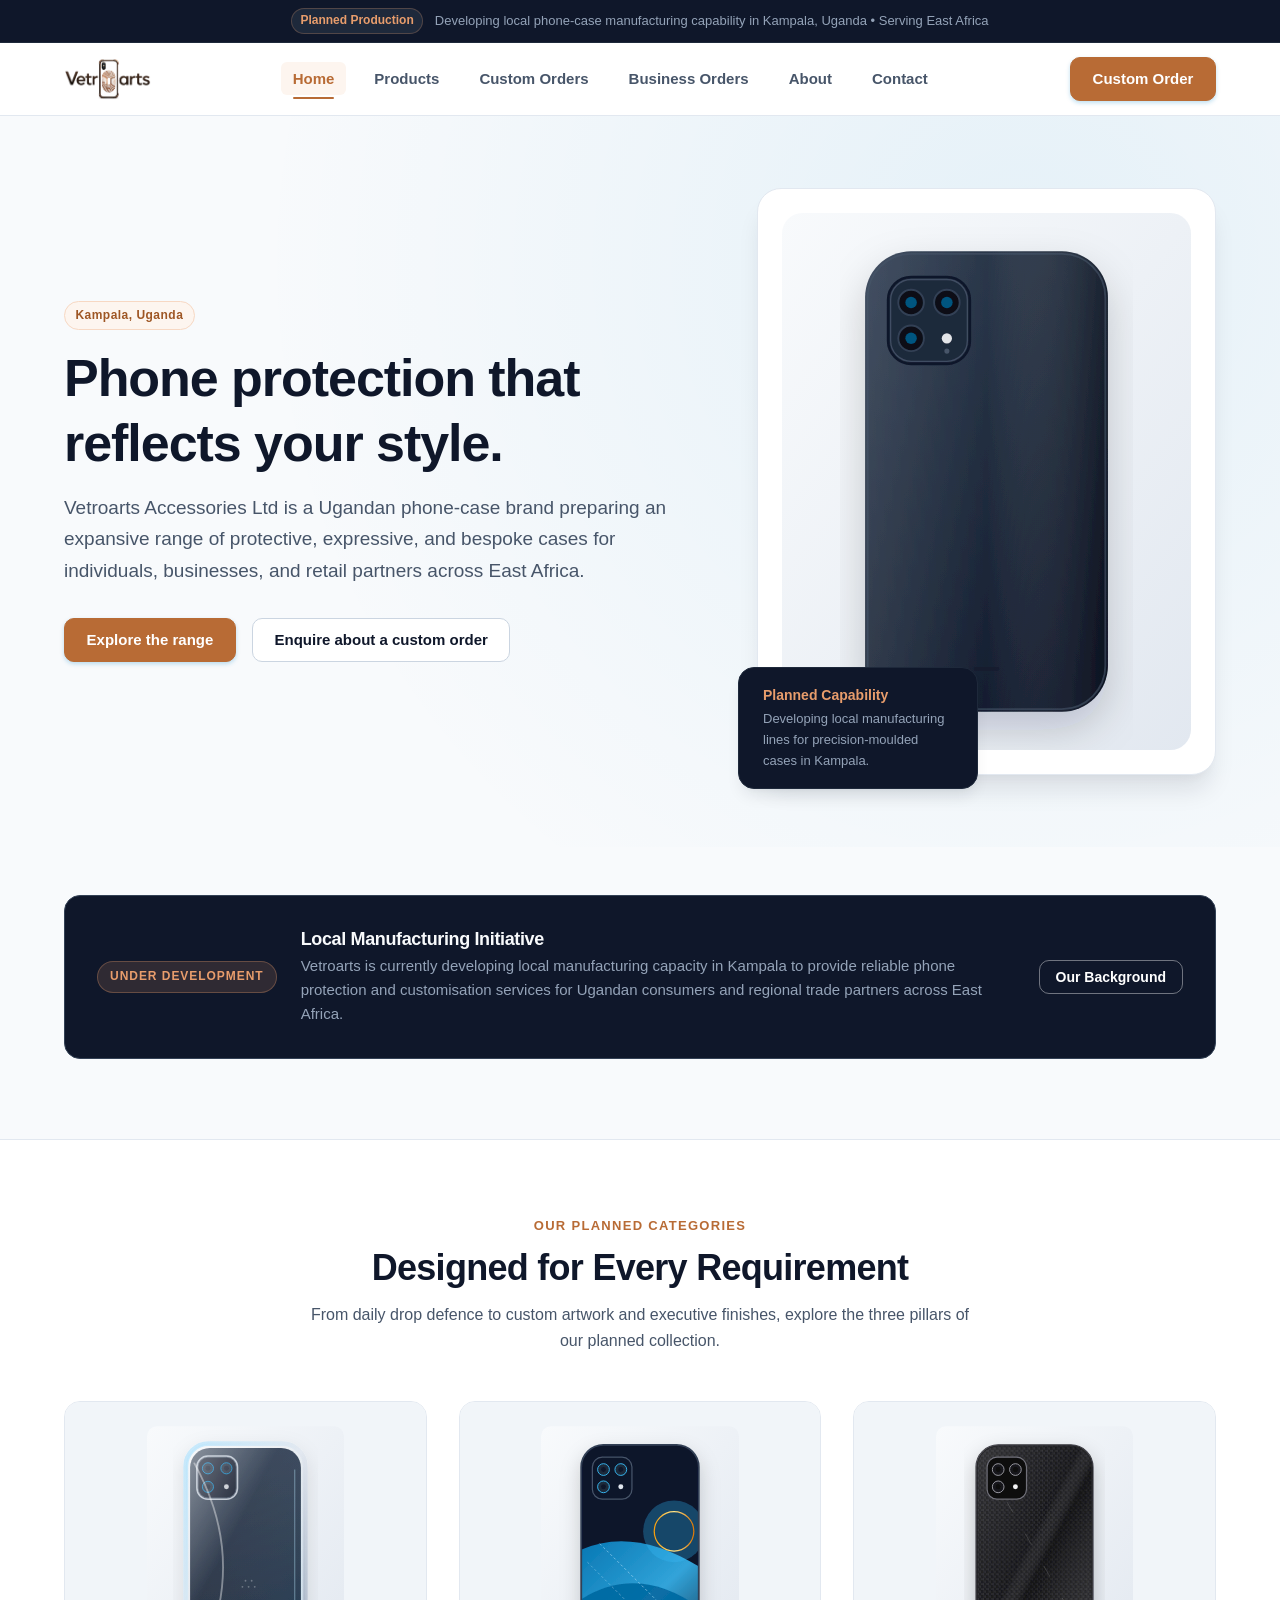
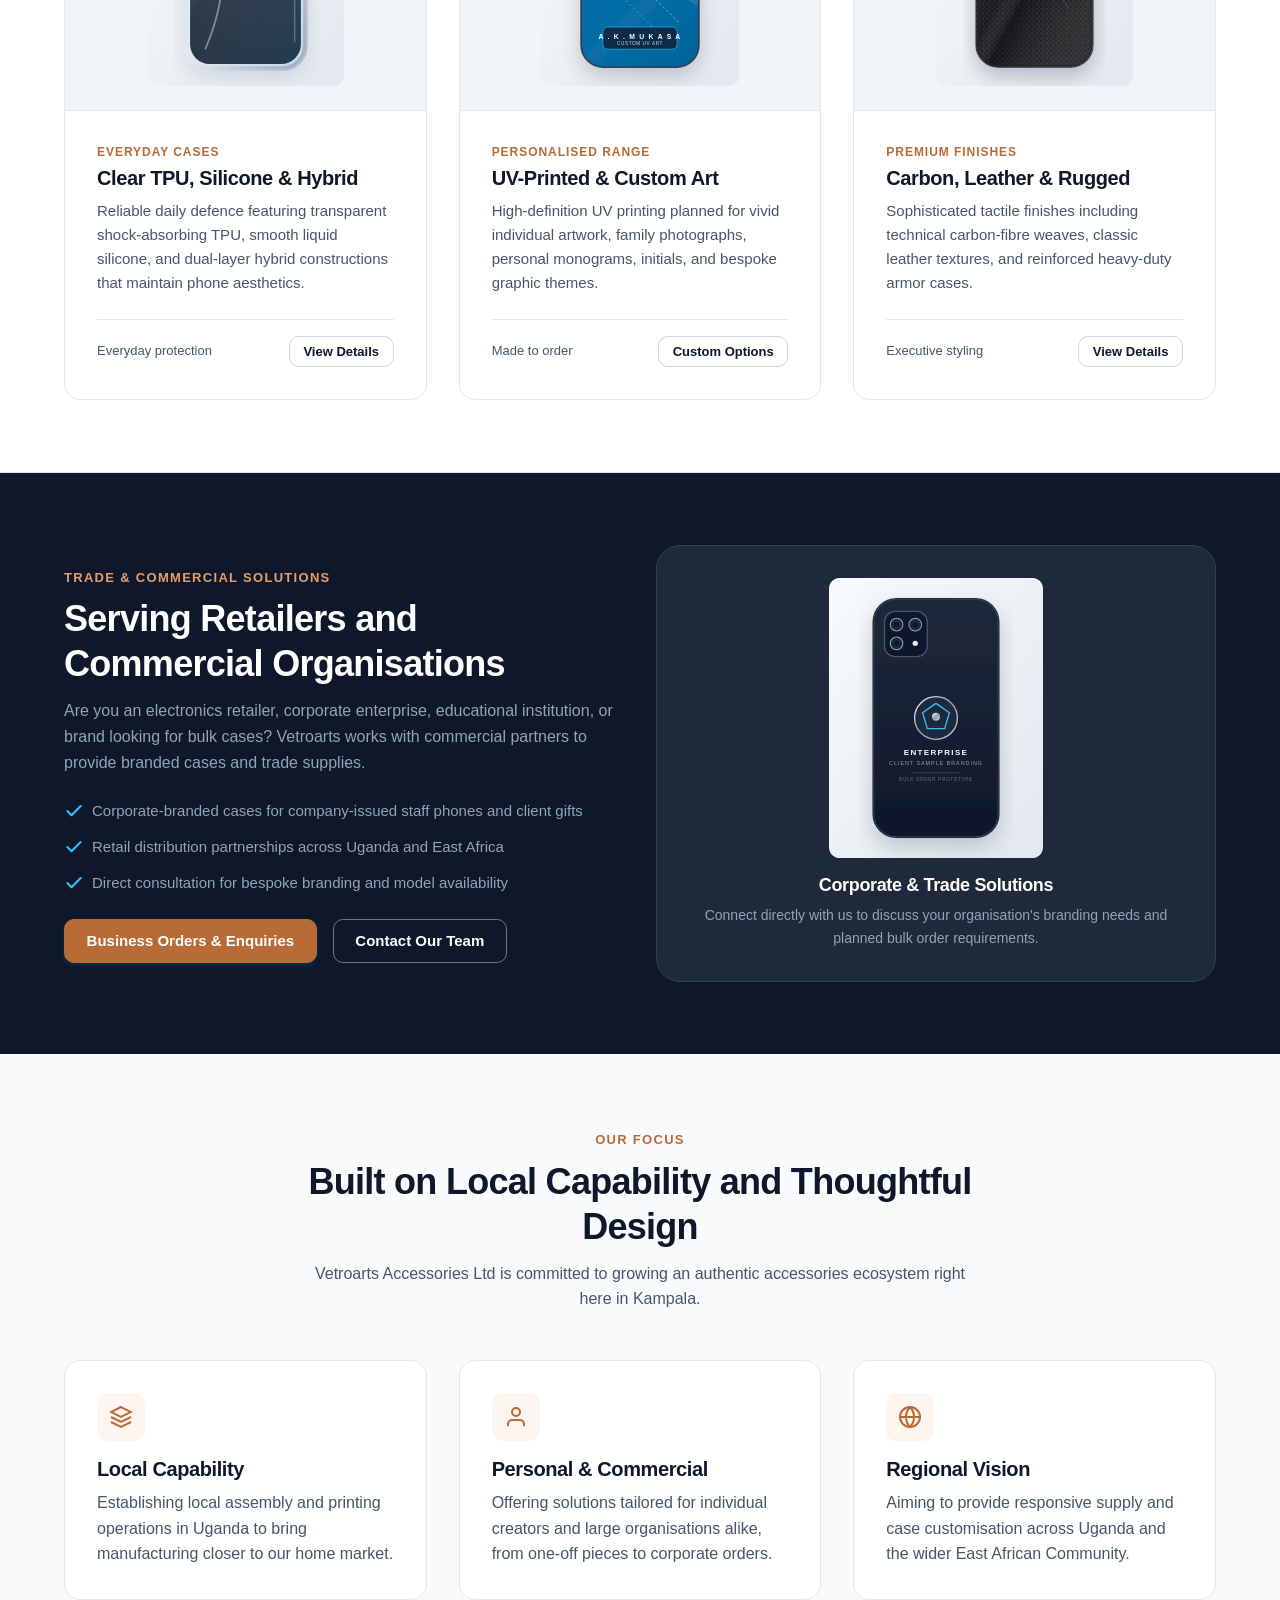
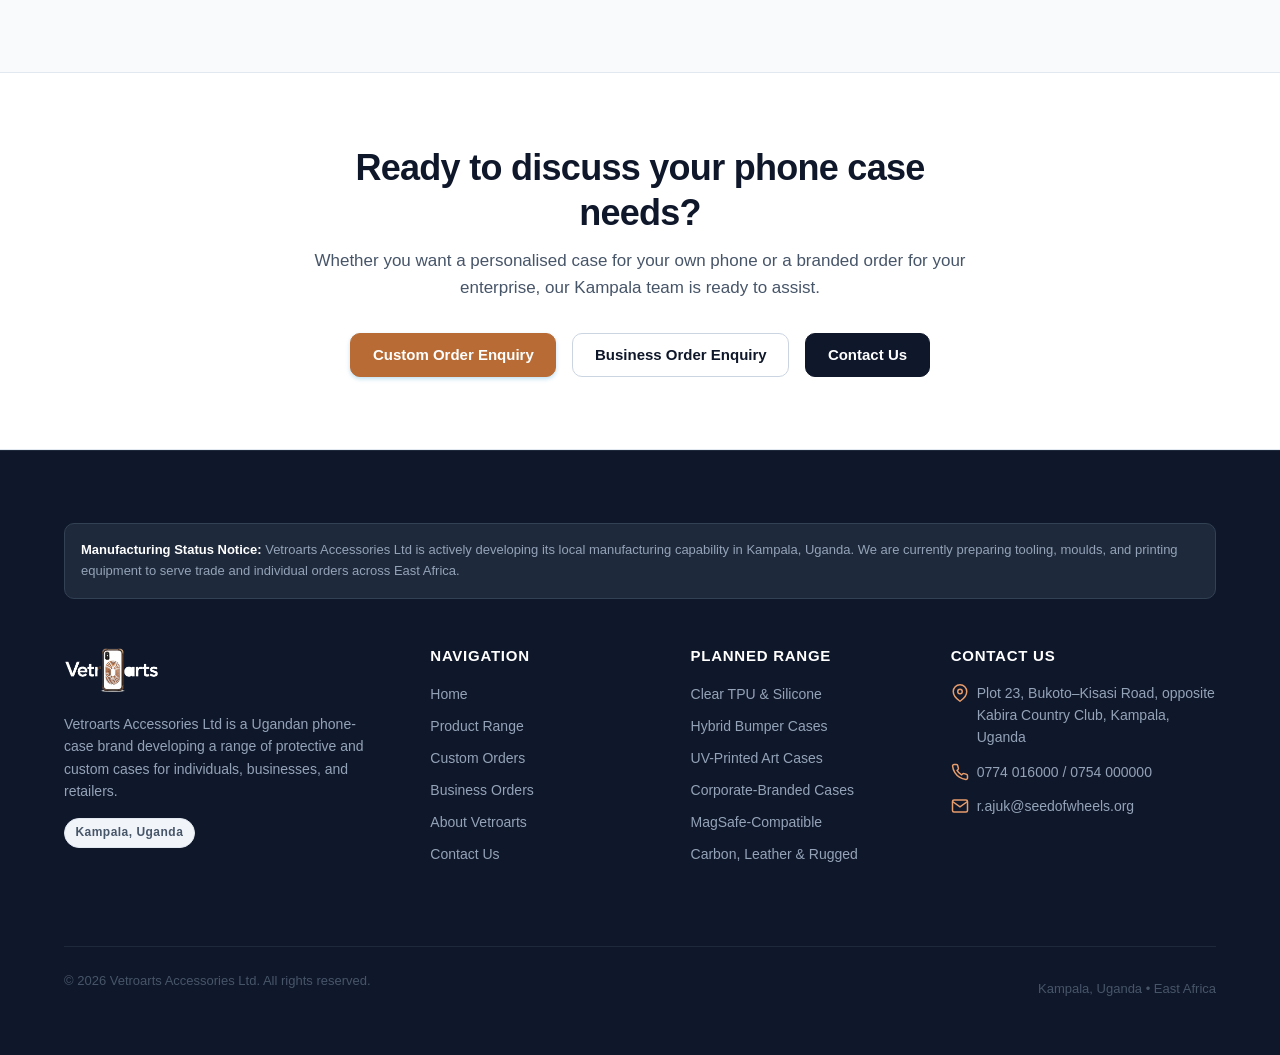
<file: index.html>
<!DOCTYPE html>
<html lang="en">
<head>
  <meta charset="UTF-8">
  <meta name="viewport" content="width=device-width, initial-scale=1.0">
  <title>Vetroarts Accessories Ltd | Phone Protection That Reflects Your Style</title>
  <meta name="description" content="Vetroarts Accessories Ltd is a Kampala-based phone case brand developing local manufacturing in Uganda for everyday, personalised, and corporate cases across East Africa.">
  
  <!-- Open Graph & Social Sharing -->
  <meta property="og:title" content="Vetroarts Accessories Ltd | Phone Protection That Reflects Your Style">
  <meta property="og:description" content="Ugandan phone-case brand developing everyday, personalised, and corporate cases for individuals, businesses, and retailers.">
  <meta property="og:type" content="website">
  <meta property="og:image" content="images/case-silicone.svg">
  <meta name="twitter:card" content="summary_large_image">
  
  <!-- Favicon -->
  <link rel="icon" type="image/svg+xml" href="images/favicon.svg">
  
  <!-- Stylesheets -->
  <link rel="stylesheet" href="css/style.css">
</head>
<body>
  <!-- Accessible Skip to Content Link -->
  <a href="#main-content" class="skip-link">Skip to main content</a>

  <!-- Announcement Bar: Local Manufacturing Status -->
  <div class="announcement-bar">
    <div class="container announcement-content">
      <span class="announcement-badge">Planned Production</span>
      <span>Developing local phone-case manufacturing capability in Kampala, Uganda &bull; Serving East Africa</span>
    </div>
  </div>

  <!-- Main Site Header -->
  <header class="site-header">
    <div class="container header-inner">
      <a href="index.html" class="brand-link" aria-label="Vetroarts Accessories Home">
        <img src="images/logo.png" alt="Vetroarts Accessories" class="brand-logo" width="180" height="42">
      </a>

      <!-- Primary Navigation -->
      <nav id="primary-nav" aria-label="Primary Navigation">
        <ul class="nav-menu">
          <li><a href="index.html" class="nav-link" aria-current="page">Home</a></li>
          <li><a href="products.html" class="nav-link">Products</a></li>
          <li><a href="custom-orders.html" class="nav-link">Custom Orders</a></li>
          <li><a href="business-orders.html" class="nav-link">Business Orders</a></li>
          <li><a href="about.html" class="nav-link">About</a></li>
          <li><a href="contact.html" class="nav-link">Contact</a></li>
        </ul>
      </nav>

      <!-- Header CTA & Mobile Menu Toggle -->
      <div class="header-actions">
        <a href="custom-orders.html" class="btn btn-primary">Custom Order</a>
        <button class="menu-toggle" type="button" aria-expanded="false" aria-controls="primary-nav" aria-label="Toggle navigation menu">
          <svg class="menu-toggle-icon" viewBox="0 0 24 24" fill="none">
            <line x1="3" y1="6" x2="21" y2="6"></line>
            <line x1="3" y1="12" x2="21" y2="12"></line>
            <line x1="3" y1="18" x2="21" y2="18"></line>
          </svg>
        </button>
      </div>
    </div>
  </header>

  <main id="main-content">
    <!-- Hero Section -->
    <section class="hero" aria-labelledby="hero-heading">
      <div class="container">
        <div class="hero-grid">
          <div class="hero-content">
            <div class="hero-badge-row">
              <span class="badge badge-accent">Kampala, Uganda</span>
            </div>
            <h1 id="hero-heading">Phone protection that reflects your style.</h1>
            <p class="hero-lead">
              Vetroarts Accessories Ltd is a Ugandan phone-case brand preparing an expansive range of protective, expressive, and bespoke cases for individuals, businesses, and retail partners across East Africa.
            </p>
            <div class="btn-group">
              <a href="products.html" class="btn btn-primary">Explore the range</a>
              <a href="custom-orders.html" class="btn btn-secondary">Enquire about a custom order</a>
            </div>
          </div>

          <div class="hero-visual">
            <div class="hero-mockup-stack">
              <img src="images/case-silicone.svg" alt="Polished graphite silicone phone case design with tactile finish and camera bezel" width="320" height="420">
              <div class="hero-floating-card">
                <strong>Planned Capability</strong>
                <p>Developing local manufacturing lines for precision-moulded cases in Kampala.</p>
              </div>
            </div>
          </div>
        </div>
      </div>
    </section>

    <!-- Manufacturing Status Highlight Banner -->
    <section class="section" style="padding-top: 0; padding-bottom: var(--space-xl);" aria-label="Manufacturing Notice">
      <div class="container">
        <div class="manufacturing-status-box">
          <div class="manufacturing-status-pill">Under Development</div>
          <div>
            <h4>Local Manufacturing Initiative</h4>
            <p>
              Vetroarts is currently developing local manufacturing capacity in Kampala to provide reliable phone protection and customisation services for Ugandan consumers and regional trade partners across East Africa.
            </p>
          </div>
          <div>
            <a href="about.html" class="btn btn-outline-white" style="font-size: 0.875rem; padding: 0.5rem 1rem;">Our Background</a>
          </div>
        </div>
      </div>
    </section>

    <!-- Featured Categories Section: Everyday, Personalised & Premium -->
    <section class="section section-alt" aria-labelledby="categories-heading">
      <div class="container">
        <div class="section-header">
          <span class="section-eyebrow">Our Planned Categories</span>
          <h2 id="categories-heading">Designed for Every Requirement</h2>
          <p>
            From daily drop defence to custom artwork and executive finishes, explore the three pillars of our planned collection.
          </p>
        </div>

        <div class="grid-3">
          <!-- Everyday Protection -->
          <article class="product-card">
            <div class="product-media">
              <img src="images/case-clear-tpu.svg" alt="Clear TPU shock-absorbent transparent phone case" width="320" height="420" loading="lazy">
            </div>
            <div class="product-body">
              <span class="product-category-tag">Everyday Cases</span>
              <h3 class="product-title">Clear TPU, Silicone &amp; Hybrid</h3>
              <p class="product-desc">
                Reliable daily defence featuring transparent shock-absorbing TPU, smooth liquid silicone, and dual-layer hybrid constructions that maintain phone aesthetics.
              </p>
              <div class="product-footer">
                <span class="model-note">Everyday protection</span>
                <a href="products.html" class="btn btn-secondary" style="padding: 0.4rem 0.85rem; font-size: 0.8125rem;">View Details</a>
              </div>
            </div>
          </article>

          <!-- Personalised Cases -->
          <article class="product-card">
            <div class="product-media">
              <img src="images/case-uv-print.svg" alt="UV-printed artistic phone case with geometric details and personalized nameplate" width="320" height="420" loading="lazy">
            </div>
            <div class="product-body">
              <span class="product-category-tag">Personalised Range</span>
              <h3 class="product-title">UV-Printed &amp; Custom Art</h3>
              <p class="product-desc">
                High-definition UV printing planned for vivid individual artwork, family photographs, personal monograms, initials, and bespoke graphic themes.
              </p>
              <div class="product-footer">
                <span class="model-note">Made to order</span>
                <a href="custom-orders.html" class="btn btn-secondary" style="padding: 0.4rem 0.85rem; font-size: 0.8125rem;">Custom Options</a>
              </div>
            </div>
          </article>

          <!-- Premium & Speciality -->
          <article class="product-card">
            <div class="product-media">
              <img src="images/case-carbon.svg" alt="Carbon-fibre textured dark phone case with satin weave finish" width="320" height="420" loading="lazy">
            </div>
            <div class="product-body">
              <span class="product-category-tag">Premium Finishes</span>
              <h3 class="product-title">Carbon, Leather &amp; Rugged</h3>
              <p class="product-desc">
                Sophisticated tactile finishes including technical carbon-fibre weaves, classic leather textures, and reinforced heavy-duty armor cases.
              </p>
              <div class="product-footer">
                <span class="model-note">Executive styling</span>
                <a href="products.html" class="btn btn-secondary" style="padding: 0.4rem 0.85rem; font-size: 0.8125rem;">View Details</a>
              </div>
            </div>
          </article>
        </div>
      </div>
    </section>

    <!-- Retailers & Businesses Section -->
    <section class="section section-dark" aria-labelledby="business-section-heading">
      <div class="container">
        <div class="grid-2" style="align-items: center;">
          <div>
            <span class="section-eyebrow">Trade &amp; Commercial Solutions</span>
            <h2 id="business-section-heading">Serving Retailers and Commercial Organisations</h2>
            <p>
              Are you an electronics retailer, corporate enterprise, educational institution, or brand looking for bulk cases? Vetroarts works with commercial partners to provide branded cases and trade supplies.
            </p>
            <ul style="list-style: none; margin: var(--space-lg) 0; display: flex; flex-direction: column; gap: var(--space-sm);">
              <li style="display: flex; align-items: center; gap: var(--space-xs); color: var(--color-text-light); font-size: 0.9375rem;">
                <svg width="20" height="20" viewBox="0 0 24 24" fill="none" stroke="#38BDF8" stroke-width="2.5" stroke-linecap="round" stroke-linejoin="round" aria-hidden="true"><polyline points="20 6 9 17 4 12"></polyline></svg>
                Corporate-branded cases for company-issued staff phones and client gifts
              </li>
              <li style="display: flex; align-items: center; gap: var(--space-xs); color: var(--color-text-light); font-size: 0.9375rem;">
                <svg width="20" height="20" viewBox="0 0 24 24" fill="none" stroke="#38BDF8" stroke-width="2.5" stroke-linecap="round" stroke-linejoin="round" aria-hidden="true"><polyline points="20 6 9 17 4 12"></polyline></svg>
                Retail distribution partnerships across Uganda and East Africa
              </li>
              <li style="display: flex; align-items: center; gap: var(--space-xs); color: var(--color-text-light); font-size: 0.9375rem;">
                <svg width="20" height="20" viewBox="0 0 24 24" fill="none" stroke="#38BDF8" stroke-width="2.5" stroke-linecap="round" stroke-linejoin="round" aria-hidden="true"><polyline points="20 6 9 17 4 12"></polyline></svg>
                Direct consultation for bespoke branding and model availability
              </li>
            </ul>
            <div class="btn-group">
              <a href="business-orders.html" class="btn btn-primary">Business Orders &amp; Enquiries</a>
              <a href="contact.html" class="btn btn-outline-white">Contact Our Team</a>
            </div>
          </div>

          <div>
            <div style="background-color: var(--color-primary-light); border: 1px solid var(--color-primary-lighter); border-radius: var(--radius-xl); padding: var(--space-xl); text-align: center;">
              <img src="images/case-corporate.svg" alt="Corporate branded phone case mockup with client emblem" style="margin: 0 auto var(--space-md) auto; max-height: 280px;" loading="lazy">
              <h3 style="color: #FFFFFF; font-size: 1.125rem;">Corporate &amp; Trade Solutions</h3>
              <p style="color: var(--color-text-light); font-size: 0.875rem; margin-bottom: 0;">
                Connect directly with us to discuss your organisation's branding needs and planned bulk order requirements.
              </p>
            </div>
          </div>
        </div>
      </div>
    </section>

    <!-- Core Brand Values -->
    <section class="section" aria-labelledby="values-heading">
      <div class="container">
        <div class="section-header">
          <span class="section-eyebrow">Our Focus</span>
          <h2 id="values-heading">Built on Local Capability and Thoughtful Design</h2>
          <p>
            Vetroarts Accessories Ltd is committed to growing an authentic accessories ecosystem right here in Kampala.
          </p>
        </div>

        <div class="grid-3">
          <div class="feature-card">
            <div class="feature-icon-wrapper">
              <svg viewBox="0 0 24 24"><path d="M12 2L2 7l10 5 10-5-10-5zM2 17l10 5 10-5M2 12l10 5 10-5"></path></svg>
            </div>
            <h3>Local Capability</h3>
            <p>
              Establishing local assembly and printing operations in Uganda to bring manufacturing closer to our home market.
            </p>
          </div>

          <div class="feature-card">
            <div class="feature-icon-wrapper">
              <svg viewBox="0 0 24 24"><path d="M20 21v-2a4 4 0 0 0-4-4H8a4 4 0 0 0-4 4v2"></path><circle cx="12" cy="7" r="4"></circle></svg>
            </div>
            <h3>Personal &amp; Commercial</h3>
            <p>
              Offering solutions tailored for individual creators and large organisations alike, from one-off pieces to corporate orders.
            </p>
          </div>

          <div class="feature-card">
            <div class="feature-icon-wrapper">
              <svg viewBox="0 0 24 24"><circle cx="12" cy="12" r="10"></circle><path d="M12 2a14.5 14.5 0 0 0 0 20 14.5 14.5 0 0 0 0-20"></path><path d="M2 12h20"></path></svg>
            </div>
            <h3>Regional Vision</h3>
            <p>
              Aiming to provide responsive supply and case customisation across Uganda and the wider East African Community.
            </p>
          </div>
        </div>
      </div>
    </section>

    <!-- Call to Action Banner -->
    <section class="section section-alt" aria-label="Action Callout">
      <div class="container text-center" style="text-align: center; max-width: 720px; margin: 0 auto;">
        <h2>Ready to discuss your phone case needs?</h2>
        <p style="font-size: 1.0625rem; margin-bottom: var(--space-xl);">
          Whether you want a personalised case for your own phone or a branded order for your enterprise, our Kampala team is ready to assist.
        </p>
        <div class="btn-group" style="justify-content: center;">
          <a href="custom-orders.html" class="btn btn-primary">Custom Order Enquiry</a>
          <a href="business-orders.html" class="btn btn-secondary">Business Order Enquiry</a>
          <a href="contact.html" class="btn btn-dark">Contact Us</a>
        </div>
      </div>
    </section>
  </main>

  <!-- Global Footer -->
  <footer class="site-footer">
    <div class="container">
      <!-- Notice on planned manufacturing -->
      <div class="footer-notice">
        <strong>Manufacturing Status Notice:</strong> Vetroarts Accessories Ltd is actively developing its local manufacturing capability in Kampala, Uganda. We are currently preparing tooling, moulds, and printing equipment to serve trade and individual orders across East Africa.
      </div>

      <div class="footer-top">
        <!-- Brand Summary -->
        <div class="footer-brand">
          <a href="index.html" class="brand-link" aria-label="Vetroarts Accessories Home">
            <img src="images/logo-light.png" alt="Vetroarts Accessories" class="brand-logo-footer" width="190" height="46">
          </a>
          <p>
            Vetroarts Accessories Ltd is a Ugandan phone-case brand developing a range of protective and custom cases for individuals, businesses, and retailers.
          </p>
          <span class="badge badge-neutral">Kampala, Uganda</span>
        </div>

        <!-- Quick Links -->
        <div>
          <h4 class="footer-title">Navigation</h4>
          <ul class="footer-links">
            <li><a href="index.html">Home</a></li>
            <li><a href="products.html">Product Range</a></li>
            <li><a href="custom-orders.html">Custom Orders</a></li>
            <li><a href="business-orders.html">Business Orders</a></li>
            <li><a href="about.html">About Vetroarts</a></li>
            <li><a href="contact.html">Contact Us</a></li>
          </ul>
        </div>

        <!-- Product Categories -->
        <div>
          <h4 class="footer-title">Planned Range</h4>
          <ul class="footer-links">
            <li><a href="products.html#everyday">Clear TPU &amp; Silicone</a></li>
            <li><a href="products.html#hybrid">Hybrid Bumper Cases</a></li>
            <li><a href="products.html#uv-print">UV-Printed Art Cases</a></li>
            <li><a href="products.html#corporate">Corporate-Branded Cases</a></li>
            <li><a href="products.html#magsafe">MagSafe-Compatible</a></li>
            <li><a href="products.html#premium">Carbon, Leather &amp; Rugged</a></li>
          </ul>
        </div>

        <!-- Contact Information -->
        <div>
          <h4 class="footer-title">Contact Us</h4>
          <div class="footer-contact-item">
            <svg viewBox="0 0 24 24" fill="none" stroke="currentColor" stroke-width="2" aria-hidden="true"><path d="M21 10c0 7-9 13-9 13s-9-6-9-13a9 9 0 0 1 18 0z"></path><circle cx="12" cy="10" r="3"></circle></svg>
            <span>Plot 23, Bukoto–Kisasi Road, opposite Kabira Country Club, Kampala, Uganda</span>
          </div>
          <div class="footer-contact-item">
            <svg viewBox="0 0 24 24" fill="none" stroke="currentColor" stroke-width="2" aria-hidden="true"><path d="M22 16.92v3a2 2 0 0 1-2.18 2 19.79 19.79 0 0 1-8.63-3.07 19.5 19.5 0 0 1-6-6 19.79 19.79 0 0 1-3.07-8.67A2 2 0 0 1 4.11 2h3a2 2 0 0 1 2 1.72 12.84 12.84 0 0 0 .7 2.81 2 2 0 0 1-.45 2.11L8.09 9.91a16 16 0 0 0 6 6l1.27-1.27a2 2 0 0 1 2.11-.45 12.84 12.84 0 0 0 2.81.7A2 2 0 0 1 22 16.92z"></path></svg>
            <div>
              <a href="tel:0774016000">0774 016000</a> / <a href="tel:0754000000">0754 000000</a>
            </div>
          </div>
          <div class="footer-contact-item">
            <svg viewBox="0 0 24 24" fill="none" stroke="currentColor" stroke-width="2" aria-hidden="true"><path d="M4 4h16c1.1 0 2 .9 2 2v12c0 1.1-.9 2-2 2H4c-1.1 0-2-.9-2-2V6c0-1.1.9-2 2-2z"></path><polyline points="22,6 12,13 2,6"></polyline></svg>
            <a href="mailto:r.ajuk@seedofwheels.org">r.ajuk@seedofwheels.org</a>
          </div>
        </div>
      </div>

      <div class="footer-bottom">
        <p>&copy; <span id="current-year">2026</span> Vetroarts Accessories Ltd. All rights reserved.</p>
        <p>Kampala, Uganda &bull; East Africa</p>
      </div>
    </div>
  </footer>

  <script src="js/main.js"></script>
</body>
</html>
</file>
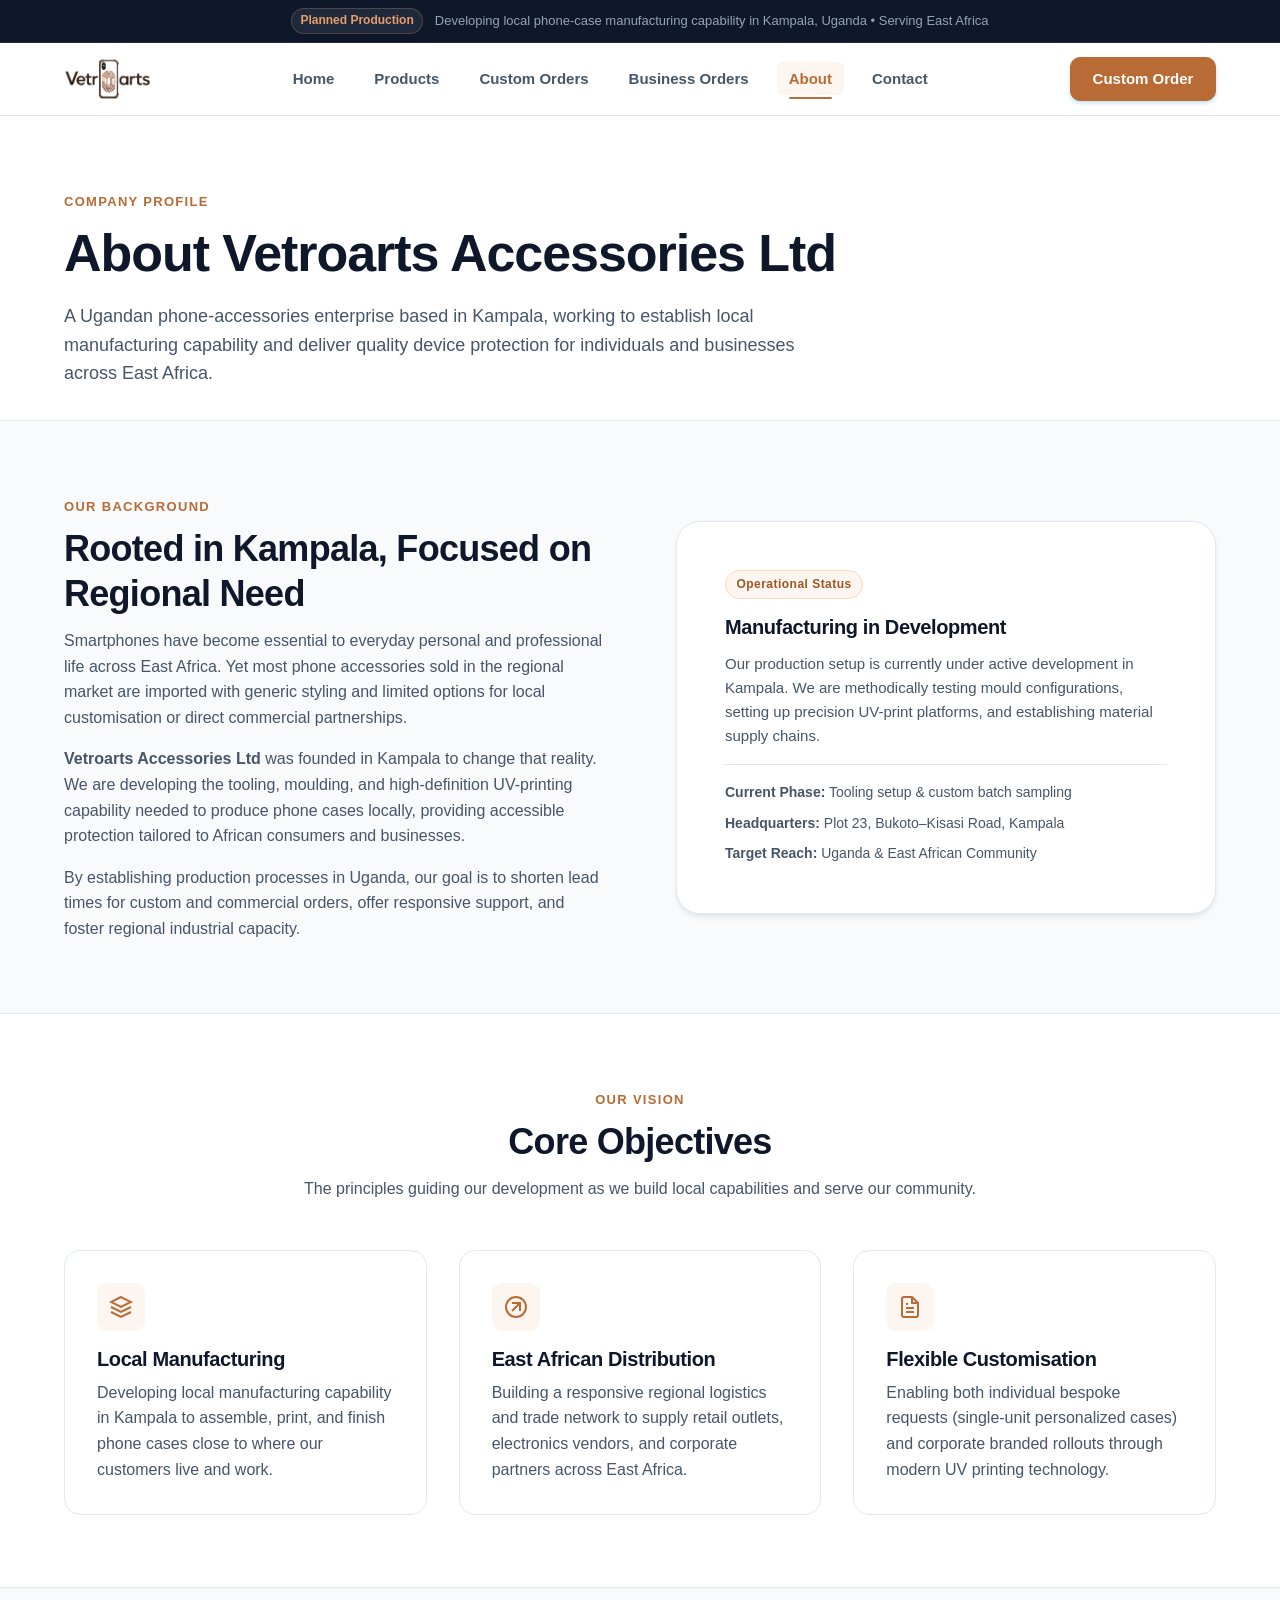
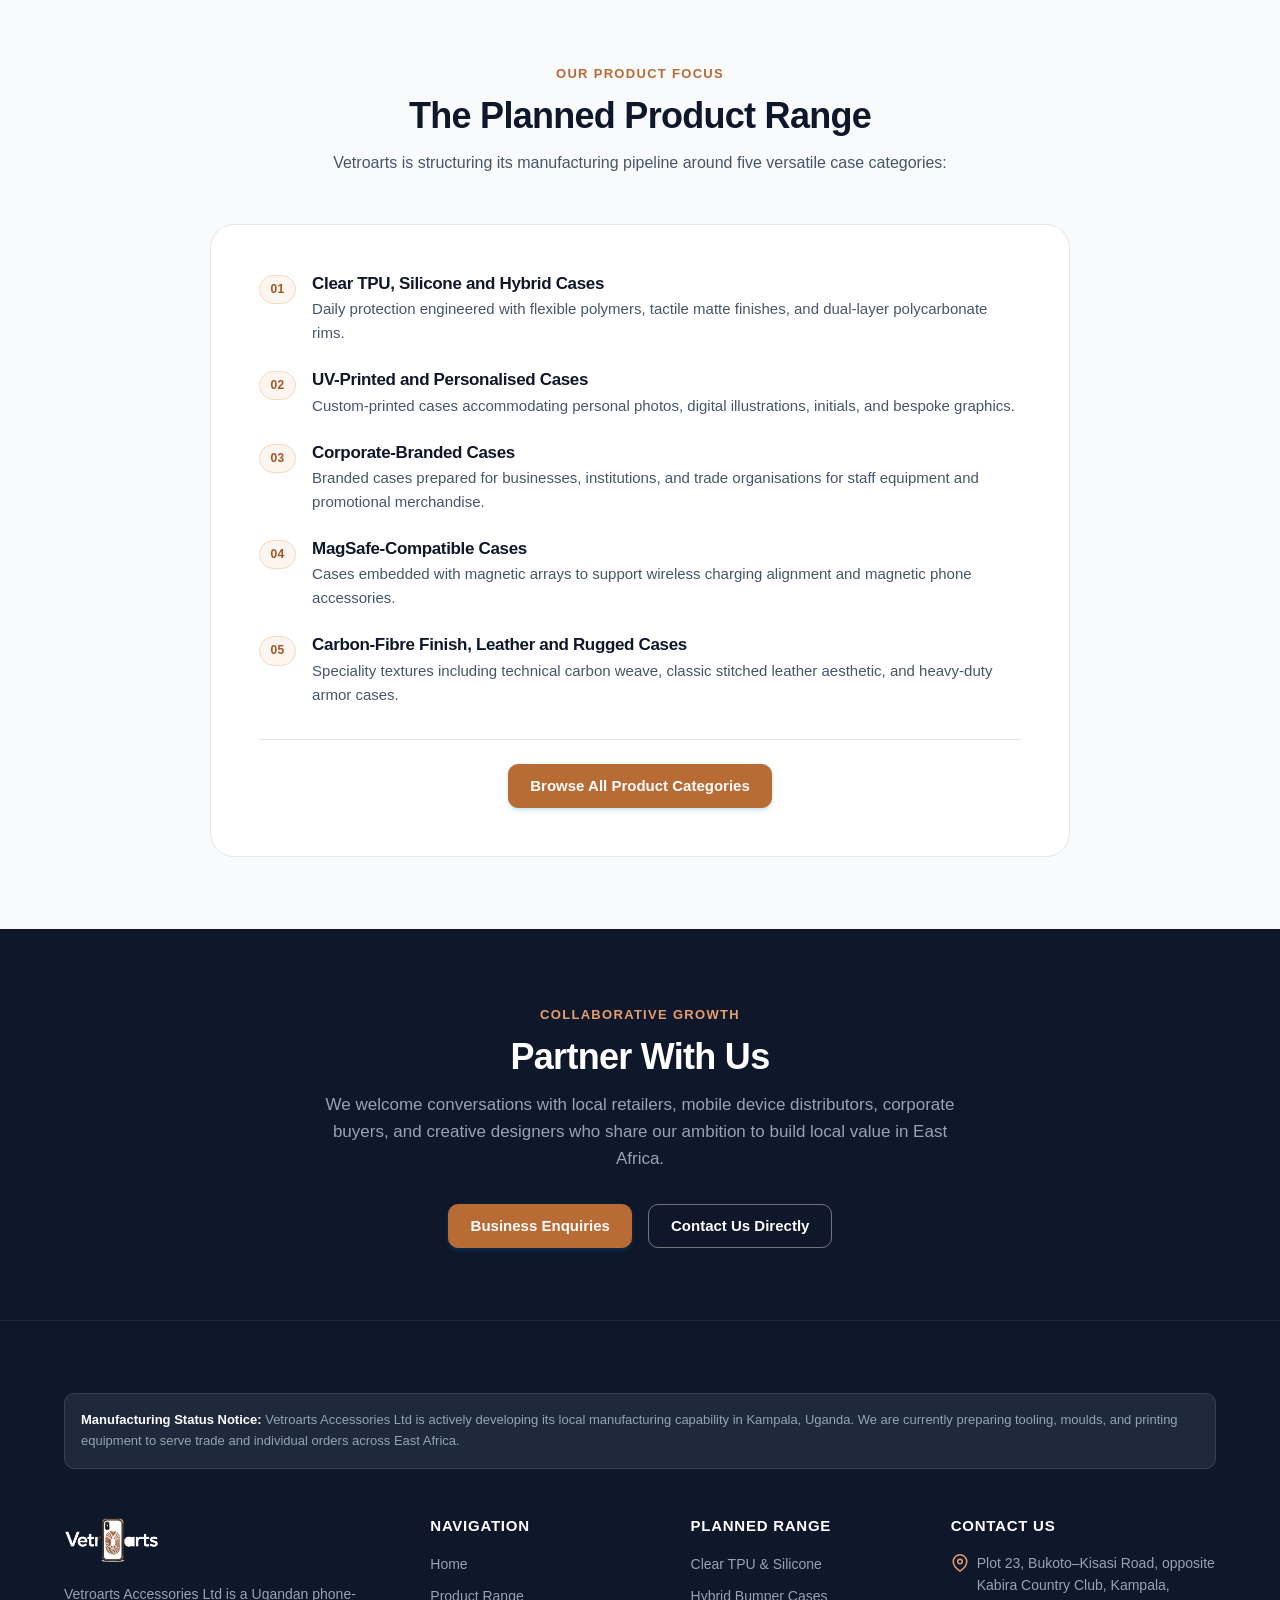
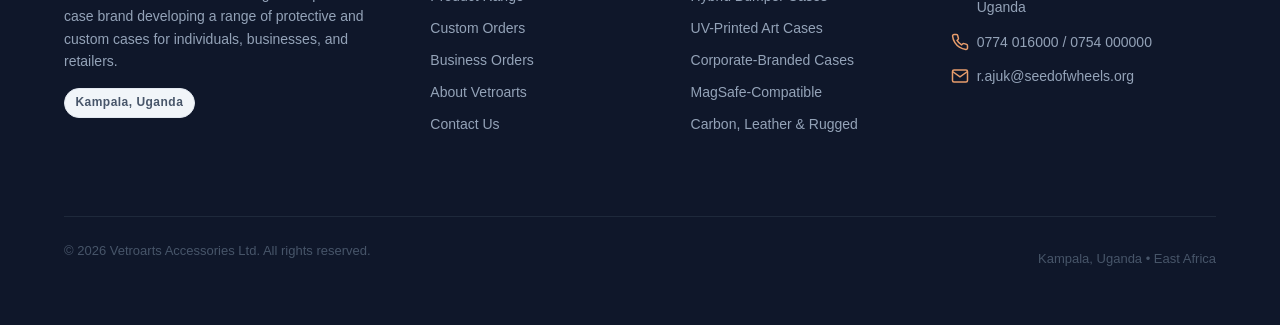
<file: about.html>
<!DOCTYPE html>
<html lang="en">
<head>
  <meta charset="UTF-8">
  <meta name="viewport" content="width=device-width, initial-scale=1.0">
  <title>About Us | Vetroarts Accessories Ltd</title>
  <meta name="description" content="Learn about Vetroarts Accessories Ltd, a Kampala-based phone accessories company developing local manufacturing capabilities in Uganda to serve individuals and trade across East Africa.">
  
  <!-- Open Graph -->
  <meta property="og:title" content="About Us | Vetroarts Accessories Ltd">
  <meta property="og:description" content="Ugandan phone accessories brand developing local manufacturing in Kampala to serve customers and retailers across East Africa.">
  <meta property="og:type" content="website">
  <meta property="og:image" content="images/case-silicone.svg">
  <meta name="twitter:card" content="summary_large_image">
  
  <link rel="icon" type="image/svg+xml" href="images/favicon.svg">
  <link rel="stylesheet" href="css/style.css">
</head>
<body>
  <a href="#main-content" class="skip-link">Skip to main content</a>

  <!-- Top Announcement Bar -->
  <div class="announcement-bar">
    <div class="container announcement-content">
      <span class="announcement-badge">Planned Production</span>
      <span>Developing local phone-case manufacturing capability in Kampala, Uganda &bull; Serving East Africa</span>
    </div>
  </div>

  <!-- Header -->
  <header class="site-header">
    <div class="container header-inner">
      <a href="index.html" class="brand-link" aria-label="Vetroarts Accessories Home">
        <img src="images/logo.png" alt="Vetroarts Accessories" class="brand-logo" width="180" height="42">
      </a>

      <nav id="primary-nav" aria-label="Primary Navigation">
        <ul class="nav-menu">
          <li><a href="index.html" class="nav-link">Home</a></li>
          <li><a href="products.html" class="nav-link">Products</a></li>
          <li><a href="custom-orders.html" class="nav-link">Custom Orders</a></li>
          <li><a href="business-orders.html" class="nav-link">Business Orders</a></li>
          <li><a href="about.html" class="nav-link" aria-current="page">About</a></li>
          <li><a href="contact.html" class="nav-link">Contact</a></li>
        </ul>
      </nav>

      <div class="header-actions">
        <a href="custom-orders.html" class="btn btn-primary">Custom Order</a>
        <button class="menu-toggle" type="button" aria-expanded="false" aria-controls="primary-nav" aria-label="Toggle navigation menu">
          <svg class="menu-toggle-icon" viewBox="0 0 24 24" fill="none">
            <line x1="3" y1="6" x2="21" y2="6"></line>
            <line x1="3" y1="12" x2="21" y2="12"></line>
            <line x1="3" y1="18" x2="21" y2="18"></line>
          </svg>
        </button>
      </div>
    </div>
  </header>

  <main id="main-content">
    <!-- Header Banner -->
    <section class="section" style="padding-bottom: var(--space-xl); background-color: var(--color-bg-card); border-bottom: 1px solid var(--color-border);">
      <div class="container">
        <span class="section-eyebrow">Company Profile</span>
        <h1>About Vetroarts Accessories Ltd</h1>
        <p style="font-size: 1.125rem; max-width: 780px;">
          A Ugandan phone-accessories enterprise based in Kampala, working to establish local manufacturing capability and deliver quality device protection for individuals and businesses across East Africa.
        </p>
      </div>
    </section>

    <!-- Company Story & Development Stage -->
    <section class="section" aria-labelledby="story-heading">
      <div class="container">
        <div class="grid-2" style="align-items: center; gap: var(--space-3xl);">
          <div>
            <span class="section-eyebrow">Our Background</span>
            <h2 id="story-heading">Rooted in Kampala, Focused on Regional Need</h2>
            <p>
              Smartphones have become essential to everyday personal and professional life across East Africa. Yet most phone accessories sold in the regional market are imported with generic styling and limited options for local customisation or direct commercial partnerships.
            </p>
            <p>
              <strong>Vetroarts Accessories Ltd</strong> was founded in Kampala to change that reality. We are developing the tooling, moulding, and high-definition UV-printing capability needed to produce phone cases locally, providing accessible protection tailored to African consumers and businesses.
            </p>
            <p>
              By establishing production processes in Uganda, our goal is to shorten lead times for custom and commercial orders, offer responsive support, and foster regional industrial capacity.
            </p>
          </div>

          <div style="background-color: var(--color-bg-card); border: 1px solid var(--color-border); border-radius: var(--radius-xl); padding: var(--space-2xl); box-shadow: var(--shadow-md);">
            <div class="badge badge-accent" style="margin-bottom: var(--space-md);">Operational Status</div>
            <h3 style="font-size: 1.25rem; margin-bottom: var(--space-sm);">Manufacturing in Development</h3>
            <p style="font-size: 0.9375rem; margin-bottom: var(--space-md);">
              Our production setup is currently under active development in Kampala. We are methodically testing mould configurations, setting up precision UV-print platforms, and establishing material supply chains.
            </p>
            <div style="border-top: 1px solid var(--color-border); padding-top: var(--space-md); font-size: 0.875rem; color: var(--color-text-muted);">
              <p style="margin-bottom: var(--space-xs);"><strong>Current Phase:</strong> Tooling setup &amp; custom batch sampling</p>
              <p style="margin-bottom: var(--space-xs);"><strong>Headquarters:</strong> Plot 23, Bukoto–Kisasi Road, Kampala</p>
              <p style="margin-bottom: 0;"><strong>Target Reach:</strong> Uganda &amp; East African Community</p>
            </div>
          </div>
        </div>
      </div>
    </section>

    <!-- Strategic Pillars / Objectives -->
    <section class="section section-alt" aria-labelledby="pillars-heading">
      <div class="container">
        <div class="section-header">
          <span class="section-eyebrow">Our Vision</span>
          <h2 id="pillars-heading">Core Objectives</h2>
          <p>
            The principles guiding our development as we build local capabilities and serve our community.
          </p>
        </div>

        <div class="grid-3">
          <div class="feature-card">
            <div class="feature-icon-wrapper">
              <svg viewBox="0 0 24 24"><polygon points="12 2 2 7 12 12 22 7 12 2"></polygon><polyline points="2 17 12 22 22 17"></polyline><polyline points="2 12 12 17 22 12"></polyline></svg>
            </div>
            <h3>Local Manufacturing</h3>
            <p>
              Developing local manufacturing capability in Kampala to assemble, print, and finish phone cases close to where our customers live and work.
            </p>
          </div>

          <div class="feature-card">
            <div class="feature-icon-wrapper">
              <svg viewBox="0 0 24 24"><circle cx="12" cy="12" r="10"></circle><path d="M16 8l-8 8"></path><path d="M8 8h8v8"></path></svg>
            </div>
            <h3>East African Distribution</h3>
            <p>
              Building a responsive regional logistics and trade network to supply retail outlets, electronics vendors, and corporate partners across East Africa.
            </p>
          </div>

          <div class="feature-card">
            <div class="feature-icon-wrapper">
              <svg viewBox="0 0 24 24"><path d="M14 2H6a2 2 0 0 0-2 2v16a2 2 0 0 0 2 2h12a2 2 0 0 0 2-2V8z"></path><polyline points="14 2 14 8 20 8"></polyline><line x1="16" y1="13" x2="8" y2="13"></line><line x1="16" y1="17" x2="8" y2="17"></line><polyline points="10 9 9 9 8 9"></polyline></svg>
            </div>
            <h3>Flexible Customisation</h3>
            <p>
              Enabling both individual bespoke requests (single-unit personalized cases) and corporate branded rollouts through modern UV printing technology.
            </p>
          </div>
        </div>
      </div>
    </section>

    <!-- Planned Product Spectrum Overview -->
    <section class="section" aria-labelledby="spectrum-heading">
      <div class="container">
        <div class="section-header">
          <span class="section-eyebrow">Our Product Focus</span>
          <h2 id="spectrum-heading">The Planned Product Range</h2>
          <p>
            Vetroarts is structuring its manufacturing pipeline around five versatile case categories:
          </p>
        </div>

        <div style="background-color: var(--color-bg-card); border: 1px solid var(--color-border); border-radius: var(--radius-xl); padding: var(--space-2xl); max-width: 860px; margin: 0 auto;">
          <ul style="list-style: none; display: flex; flex-direction: column; gap: var(--space-lg);">
            <li style="display: flex; gap: var(--space-md); align-items: flex-start;">
              <span class="badge badge-accent" style="margin-top: 2px;">01</span>
              <div>
                <h3 style="font-size: 1.0625rem; margin-bottom: 0.2rem;">Clear TPU, Silicone and Hybrid Cases</h3>
                <p style="font-size: 0.9375rem; margin-bottom: 0;">Daily protection engineered with flexible polymers, tactile matte finishes, and dual-layer polycarbonate rims.</p>
              </div>
            </li>
            <li style="display: flex; gap: var(--space-md); align-items: flex-start;">
              <span class="badge badge-accent" style="margin-top: 2px;">02</span>
              <div>
                <h3 style="font-size: 1.0625rem; margin-bottom: 0.2rem;">UV-Printed and Personalised Cases</h3>
                <p style="font-size: 0.9375rem; margin-bottom: 0;">Custom-printed cases accommodating personal photos, digital illustrations, initials, and bespoke graphics.</p>
              </div>
            </li>
            <li style="display: flex; gap: var(--space-md); align-items: flex-start;">
              <span class="badge badge-accent" style="margin-top: 2px;">03</span>
              <div>
                <h3 style="font-size: 1.0625rem; margin-bottom: 0.2rem;">Corporate-Branded Cases</h3>
                <p style="font-size: 0.9375rem; margin-bottom: 0;">Branded cases prepared for businesses, institutions, and trade organisations for staff equipment and promotional merchandise.</p>
              </div>
            </li>
            <li style="display: flex; gap: var(--space-md); align-items: flex-start;">
              <span class="badge badge-accent" style="margin-top: 2px;">04</span>
              <div>
                <h3 style="font-size: 1.0625rem; margin-bottom: 0.2rem;">MagSafe-Compatible Cases</h3>
                <p style="font-size: 0.9375rem; margin-bottom: 0;">Cases embedded with magnetic arrays to support wireless charging alignment and magnetic phone accessories.</p>
              </div>
            </li>
            <li style="display: flex; gap: var(--space-md); align-items: flex-start;">
              <span class="badge badge-accent" style="margin-top: 2px;">05</span>
              <div>
                <h3 style="font-size: 1.0625rem; margin-bottom: 0.2rem;">Carbon-Fibre Finish, Leather and Rugged Cases</h3>
                <p style="font-size: 0.9375rem; margin-bottom: 0;">Speciality textures including technical carbon weave, classic stitched leather aesthetic, and heavy-duty armor cases.</p>
              </div>
            </li>
          </ul>

          <div style="margin-top: var(--space-xl); text-align: center; border-top: 1px solid var(--color-border); padding-top: var(--space-lg);">
            <a href="products.html" class="btn btn-primary">Browse All Product Categories</a>
          </div>
        </div>
      </div>
    </section>

    <!-- Regional Trade Outreach -->
    <section class="section section-dark" aria-label="Trade Partnerships">
      <div class="container text-center" style="text-align: center; max-width: 680px; margin: 0 auto;">
        <span class="section-eyebrow">Collaborative Growth</span>
        <h2>Partner With Us</h2>
        <p style="font-size: 1.0625rem; margin-bottom: var(--space-xl);">
          We welcome conversations with local retailers, mobile device distributors, corporate buyers, and creative designers who share our ambition to build local value in East Africa.
        </p>
        <div class="btn-group" style="justify-content: center;">
          <a href="business-orders.html" class="btn btn-primary">Business Enquiries</a>
          <a href="contact.html" class="btn btn-outline-white">Contact Us Directly</a>
        </div>
      </div>
    </section>
  </main>

  <!-- Global Footer -->
  <footer class="site-footer">
    <div class="container">
      <div class="footer-notice">
        <strong>Manufacturing Status Notice:</strong> Vetroarts Accessories Ltd is actively developing its local manufacturing capability in Kampala, Uganda. We are currently preparing tooling, moulds, and printing equipment to serve trade and individual orders across East Africa.
      </div>

      <div class="footer-top">
        <div class="footer-brand">
          <a href="index.html" class="brand-link" aria-label="Vetroarts Accessories Home">
            <img src="images/logo-light.png" alt="Vetroarts Accessories" class="brand-logo-footer" width="190" height="46">
          </a>
          <p>
            Vetroarts Accessories Ltd is a Ugandan phone-case brand developing a range of protective and custom cases for individuals, businesses, and retailers.
          </p>
          <span class="badge badge-neutral">Kampala, Uganda</span>
        </div>

        <div>
          <h4 class="footer-title">Navigation</h4>
          <ul class="footer-links">
            <li><a href="index.html">Home</a></li>
            <li><a href="products.html">Product Range</a></li>
            <li><a href="custom-orders.html">Custom Orders</a></li>
            <li><a href="business-orders.html">Business Orders</a></li>
            <li><a href="about.html">About Vetroarts</a></li>
            <li><a href="contact.html">Contact Us</a></li>
          </ul>
        </div>

        <div>
          <h4 class="footer-title">Planned Range</h4>
          <ul class="footer-links">
            <li><a href="products.html#everyday">Clear TPU &amp; Silicone</a></li>
            <li><a href="products.html#hybrid">Hybrid Bumper Cases</a></li>
            <li><a href="products.html#uv-print">UV-Printed Art Cases</a></li>
            <li><a href="products.html#corporate">Corporate-Branded Cases</a></li>
            <li><a href="products.html#magsafe">MagSafe-Compatible</a></li>
            <li><a href="products.html#premium">Carbon, Leather &amp; Rugged</a></li>
          </ul>
        </div>

        <div>
          <h4 class="footer-title">Contact Us</h4>
          <div class="footer-contact-item">
            <svg viewBox="0 0 24 24" fill="none" stroke="currentColor" stroke-width="2" aria-hidden="true"><path d="M21 10c0 7-9 13-9 13s-9-6-9-13a9 9 0 0 1 18 0z"></path><circle cx="12" cy="10" r="3"></circle></svg>
            <span>Plot 23, Bukoto–Kisasi Road, opposite Kabira Country Club, Kampala, Uganda</span>
          </div>
          <div class="footer-contact-item">
            <svg viewBox="0 0 24 24" fill="none" stroke="currentColor" stroke-width="2" aria-hidden="true"><path d="M22 16.92v3a2 2 0 0 1-2.18 2 19.79 19.79 0 0 1-8.63-3.07 19.5 19.5 0 0 1-6-6 19.79 19.79 0 0 1-3.07-8.67A2 2 0 0 1 4.11 2h3a2 2 0 0 1 2 1.72 12.84 12.84 0 0 0 .7 2.81 2 2 0 0 1-.45 2.11L8.09 9.91a16 16 0 0 0 6 6l1.27-1.27a2 2 0 0 1 2.11-.45 12.84 12.84 0 0 0 2.81.7A2 2 0 0 1 22 16.92z"></path></svg>
            <div>
              <a href="tel:0774016000">0774 016000</a> / <a href="tel:0754000000">0754 000000</a>
            </div>
          </div>
          <div class="footer-contact-item">
            <svg viewBox="0 0 24 24" fill="none" stroke="currentColor" stroke-width="2" aria-hidden="true"><path d="M4 4h16c1.1 0 2 .9 2 2v12c0 1.1-.9 2-2 2H4c-1.1 0-2-.9-2-2V6c0-1.1.9-2 2-2z"></path><polyline points="22,6 12,13 2,6"></polyline></svg>
            <a href="mailto:r.ajuk@seedofwheels.org">r.ajuk@seedofwheels.org</a>
          </div>
        </div>
      </div>

      <div class="footer-bottom">
        <p>&copy; <span id="current-year">2026</span> Vetroarts Accessories Ltd. All rights reserved.</p>
        <p>Kampala, Uganda &bull; East Africa</p>
      </div>
    </div>
  </footer>

  <script src="js/main.js"></script>
</body>
</html>
</file>
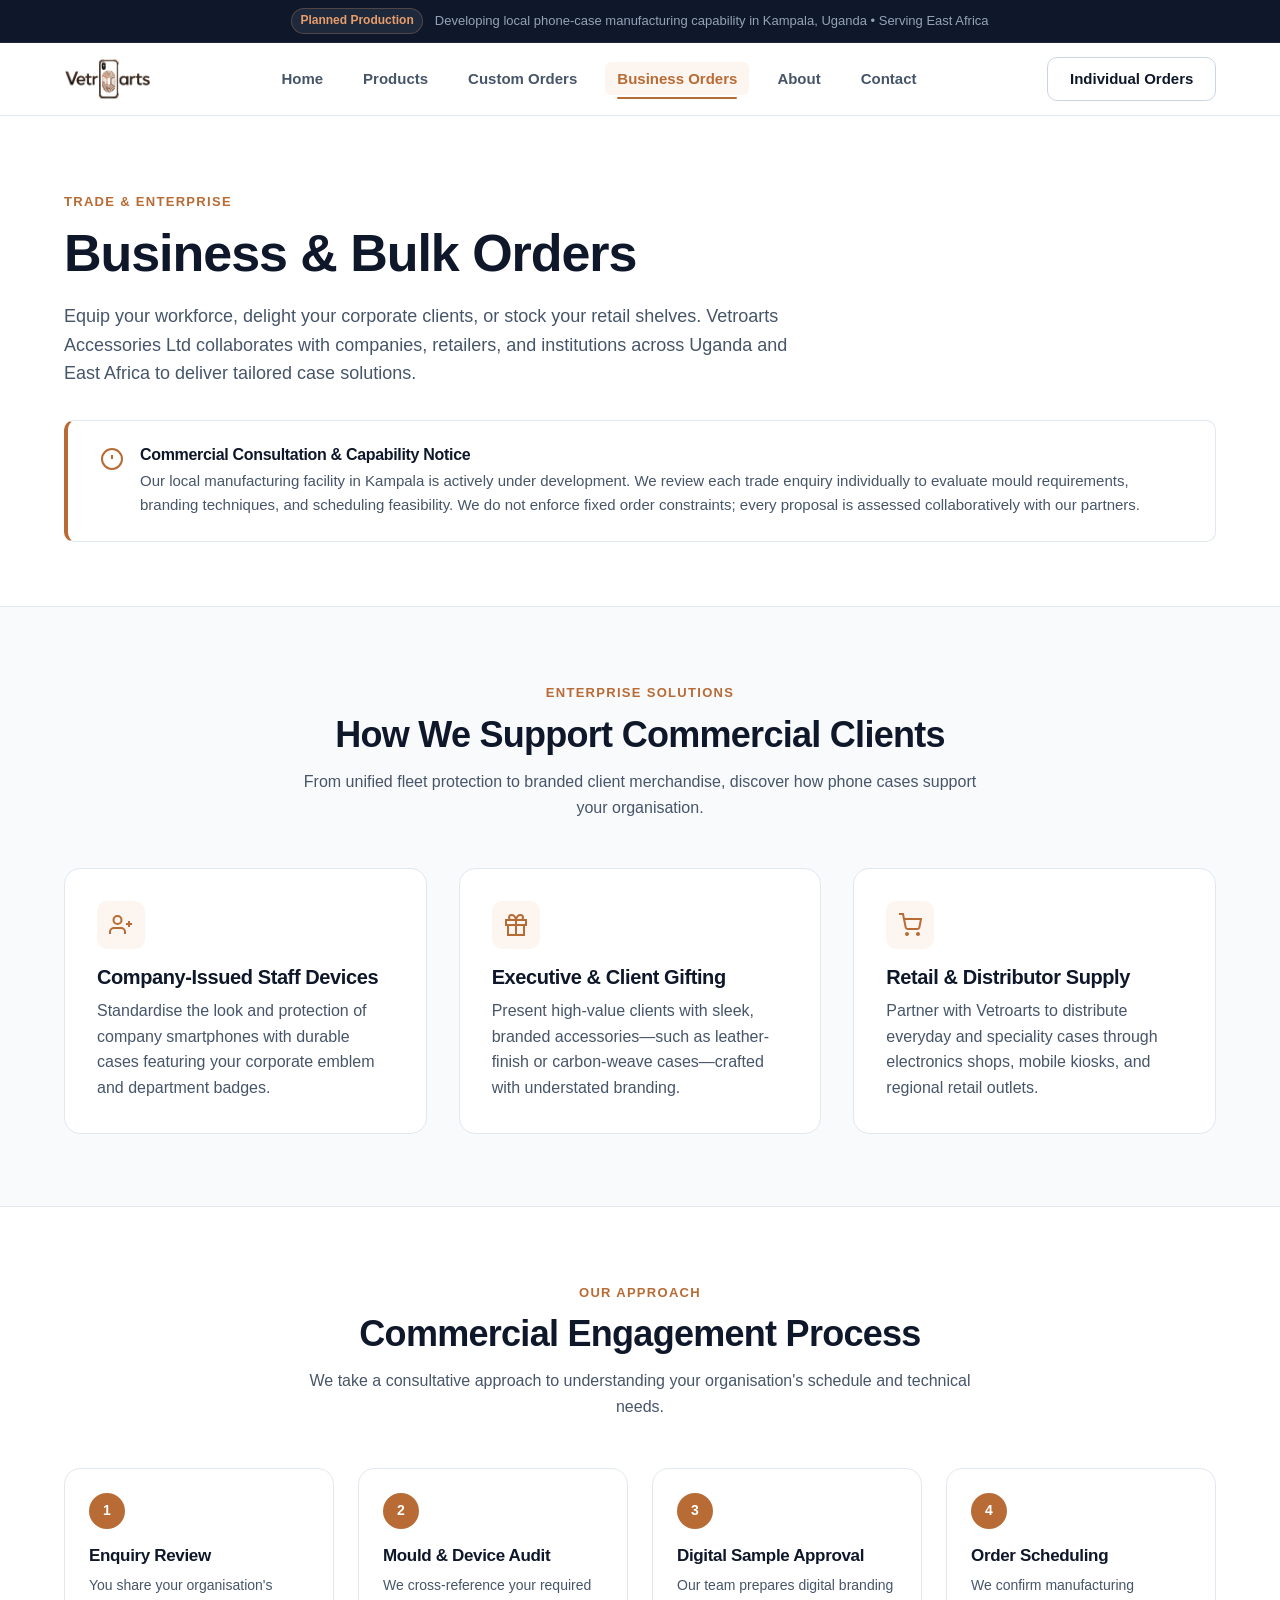
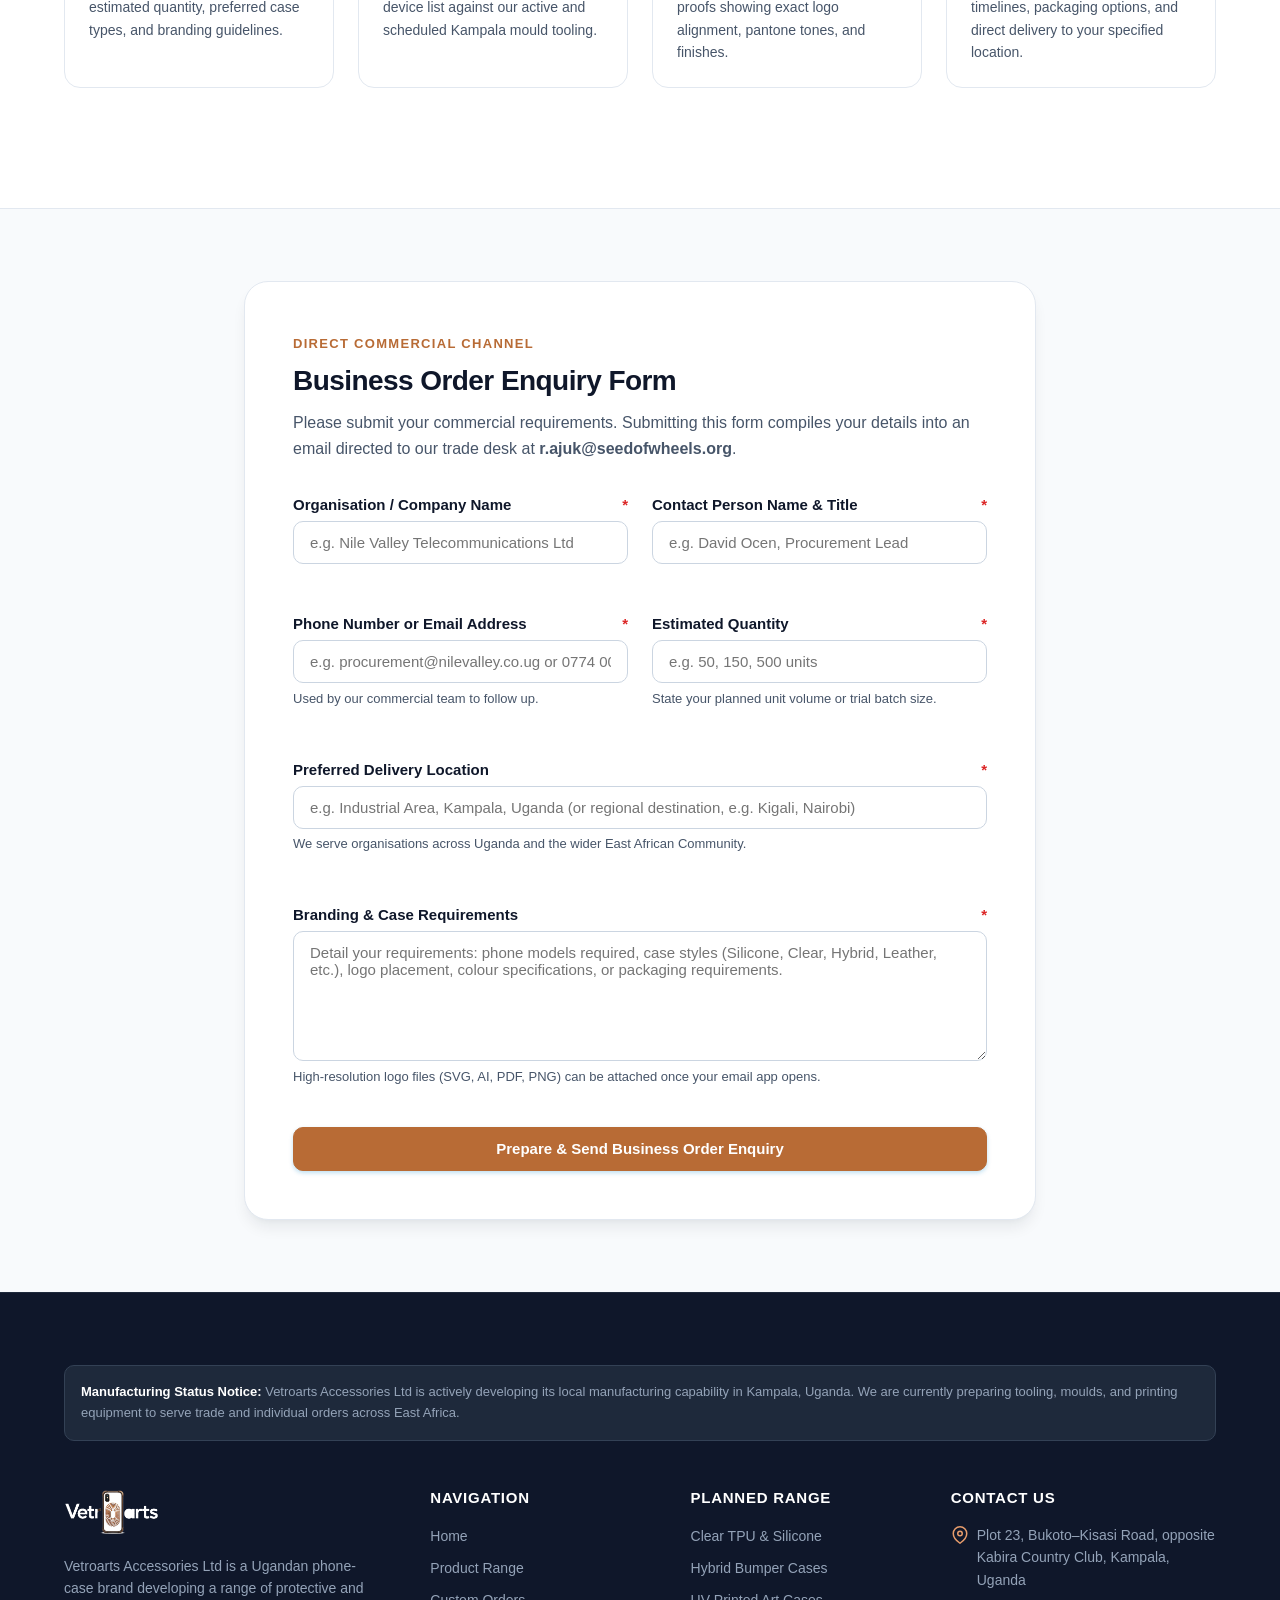
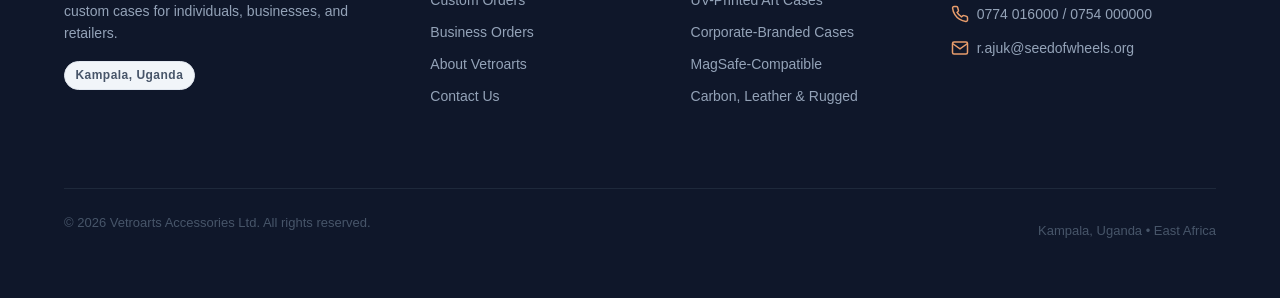
<file: business-orders.html>
<!DOCTYPE html>
<html lang="en">
<head>
  <meta charset="UTF-8">
  <meta name="viewport" content="width=device-width, initial-scale=1.0">
  <title>Business &amp; Bulk Orders | Vetroarts Accessories Ltd</title>
  <meta name="description" content="Enquire about corporate-branded phone cases and bulk trade orders from Vetroarts Accessories Ltd. Serving businesses and retailers in Uganda and East Africa.">
  
  <!-- Open Graph -->
  <meta property="og:title" content="Business &amp; Bulk Orders | Vetroarts Accessories Ltd">
  <meta property="og:description" content="Corporate-branded phone cases and bulk order consultations for organisations and retailers in Uganda and East Africa.">
  <meta property="og:type" content="website">
  <meta property="og:image" content="images/case-corporate.svg">
  <meta name="twitter:card" content="summary_large_image">
  
  <link rel="icon" type="image/svg+xml" href="images/favicon.svg">
  <link rel="stylesheet" href="css/style.css">
</head>
<body>
  <a href="#main-content" class="skip-link">Skip to main content</a>

  <!-- Top Announcement Bar -->
  <div class="announcement-bar">
    <div class="container announcement-content">
      <span class="announcement-badge">Planned Production</span>
      <span>Developing local phone-case manufacturing capability in Kampala, Uganda &bull; Serving East Africa</span>
    </div>
  </div>

  <!-- Header -->
  <header class="site-header">
    <div class="container header-inner">
      <a href="index.html" class="brand-link" aria-label="Vetroarts Accessories Home">
        <img src="images/logo.png" alt="Vetroarts Accessories" class="brand-logo" width="180" height="42">
      </a>

      <nav id="primary-nav" aria-label="Primary Navigation">
        <ul class="nav-menu">
          <li><a href="index.html" class="nav-link">Home</a></li>
          <li><a href="products.html" class="nav-link">Products</a></li>
          <li><a href="custom-orders.html" class="nav-link">Custom Orders</a></li>
          <li><a href="business-orders.html" class="nav-link" aria-current="page">Business Orders</a></li>
          <li><a href="about.html" class="nav-link">About</a></li>
          <li><a href="contact.html" class="nav-link">Contact</a></li>
        </ul>
      </nav>

      <div class="header-actions">
        <a href="custom-orders.html" class="btn btn-secondary">Individual Orders</a>
        <button class="menu-toggle" type="button" aria-expanded="false" aria-controls="primary-nav" aria-label="Toggle navigation menu">
          <svg class="menu-toggle-icon" viewBox="0 0 24 24" fill="none">
            <line x1="3" y1="6" x2="21" y2="6"></line>
            <line x1="3" y1="12" x2="21" y2="12"></line>
            <line x1="3" y1="18" x2="21" y2="18"></line>
          </svg>
        </button>
      </div>
    </div>
  </header>

  <main id="main-content">
    <!-- Header Banner -->
    <section class="section" style="padding-bottom: var(--space-xl); background-color: var(--color-bg-card); border-bottom: 1px solid var(--color-border);">
      <div class="container">
        <span class="section-eyebrow">Trade &amp; Enterprise</span>
        <h1>Business &amp; Bulk Orders</h1>
        <p style="font-size: 1.125rem; max-width: 760px;">
          Equip your workforce, delight your corporate clients, or stock your retail shelves. Vetroarts Accessories Ltd collaborates with companies, retailers, and institutions across Uganda and East Africa to deliver tailored case solutions.
        </p>

        <!-- Development Notice -->
        <div class="callout-box" role="region" aria-label="Business Planning Notice">
          <svg class="callout-icon" viewBox="0 0 24 24" fill="none" stroke="currentColor" stroke-width="2" aria-hidden="true">
            <circle cx="12" cy="12" r="10"></circle>
            <line x1="12" y1="8" x2="12" y2="12"></line>
            <line x1="12" y1="16" x2="12.01" y2="16"></line>
          </svg>
          <div class="callout-content">
            <h4>Commercial Consultation &amp; Capability Notice</h4>
            <p>
              Our local manufacturing facility in Kampala is actively under development. We review each trade enquiry individually to evaluate mould requirements, branding techniques, and scheduling feasibility. We do not enforce fixed order constraints; every proposal is assessed collaboratively with our partners.
            </p>
          </div>
        </div>
      </div>
    </section>

    <!-- Business Use Cases -->
    <section class="section" aria-labelledby="business-use-cases">
      <div class="container">
        <div class="section-header">
          <span class="section-eyebrow">Enterprise Solutions</span>
          <h2 id="business-use-cases">How We Support Commercial Clients</h2>
          <p>
            From unified fleet protection to branded client merchandise, discover how phone cases support your organisation.
          </p>
        </div>

        <div class="grid-3">
          <div class="feature-card">
            <div class="feature-icon-wrapper">
              <svg viewBox="0 0 24 24"><path d="M16 21v-2a4 4 0 0 0-4-4H5a4 4 0 0 0-4 4v2"></path><circle cx="8.5" cy="7" r="4"></circle><line x1="20" y1="8" x2="20" y2="14"></line><line x1="23" y1="11" x2="17" y2="11"></line></svg>
            </div>
            <h3>Company-Issued Staff Devices</h3>
            <p>
              Standardise the look and protection of company smartphones with durable cases featuring your corporate emblem and department badges.
            </p>
          </div>

          <div class="feature-card">
            <div class="feature-icon-wrapper">
              <svg viewBox="0 0 24 24"><polyline points="20 12 20 22 4 22 4 12"></polyline><rect x="2" y="7" width="20" height="5"></rect><line x1="12" y1="22" x2="12" y2="7"></line><path d="M12 7H7.5a2.5 2.5 0 0 1 0-5C11 2 12 7 12 7z"></path><path d="M12 7h4.5a2.5 2.5 0 0 0 0-5C13 2 12 7 12 7z"></path></svg>
            </div>
            <h3>Executive &amp; Client Gifting</h3>
            <p>
              Present high-value clients with sleek, branded accessories—such as leather-finish or carbon-weave cases—crafted with understated branding.
            </p>
          </div>

          <div class="feature-card">
            <div class="feature-icon-wrapper">
              <svg viewBox="0 0 24 24"><circle cx="9" cy="21" r="1"></circle><circle cx="20" cy="21" r="1"></circle><path d="M1 1h4l2.68 13.39a2 2 0 0 0 2 1.61h9.72a2 2 0 0 0 2-1.61L23 6H6"></path></svg>
            </div>
            <h3>Retail &amp; Distributor Supply</h3>
            <p>
              Partner with Vetroarts to distribute everyday and speciality cases through electronics shops, mobile kiosks, and regional retail outlets.
            </p>
          </div>
        </div>
      </div>
    </section>

    <!-- Consultation Framework -->
    <section class="section section-alt" aria-labelledby="partnership-heading">
      <div class="container">
        <div class="section-header">
          <span class="section-eyebrow">Our Approach</span>
          <h2 id="partnership-heading">Commercial Engagement Process</h2>
          <p>
            We take a consultative approach to understanding your organisation's schedule and technical needs.
          </p>
        </div>

        <div class="process-grid">
          <div class="process-step">
            <span class="process-number">1</span>
            <h3>Enquiry Review</h3>
            <p>You share your organisation's estimated quantity, preferred case types, and branding guidelines.</p>
          </div>

          <div class="process-step">
            <span class="process-number">2</span>
            <h3>Mould &amp; Device Audit</h3>
            <p>We cross-reference your required device list against our active and scheduled Kampala mould tooling.</p>
          </div>

          <div class="process-step">
            <span class="process-number">3</span>
            <h3>Digital Sample Approval</h3>
            <p>Our team prepares digital branding proofs showing exact logo alignment, pantone tones, and finishes.</p>
          </div>

          <div class="process-step">
            <span class="process-number">4</span>
            <h3>Order Scheduling</h3>
            <p>We confirm manufacturing timelines, packaging options, and direct delivery to your specified location.</p>
          </div>
        </div>
      </div>
    </section>

    <!-- Business Order Enquiry Form -->
    <section class="section" aria-labelledby="business-form-heading">
      <div class="container container-narrow">
        <div class="form-card">
          <div style="margin-bottom: var(--space-xl);">
            <span class="section-eyebrow">Direct Commercial Channel</span>
            <h2 id="business-form-heading" style="font-size: 1.75rem;">Business Order Enquiry Form</h2>
            <p>
              Please submit your commercial requirements. Submitting this form compiles your details into an email directed to our trade desk at <strong>r.ajuk@seedofwheels.org</strong>.
            </p>
          </div>

          <!-- 
            BACKEND INTEGRATION POINT:
            For CRM or ERP integration (e.g. HubSpot, Salesforce, or custom webhook),
            connect this form via fetch() in js/main.js or by configuring the action URL.
          -->
          <form id="business-order-form" novalidate aria-label="Business and Bulk Order Enquiry Form">
            <div class="form-grid">
              
              <!-- Organisation -->
              <div class="form-group">
                <label for="biz-org" class="form-label">
                  Organisation / Company Name <span class="required" aria-hidden="true">*</span>
                </label>
                <input 
                  type="text" 
                  id="biz-org" 
                  name="organisation" 
                  class="form-control" 
                  placeholder="e.g. Nile Valley Telecommunications Ltd" 
                  required 
                  aria-required="true"
                  aria-describedby="biz-org-error"
                >
                <span id="biz-org-error" class="field-error" role="alert"></span>
              </div>

              <!-- Contact Person -->
              <div class="form-group">
                <label for="biz-person" class="form-label">
                  Contact Person Name &amp; Title <span class="required" aria-hidden="true">*</span>
                </label>
                <input 
                  type="text" 
                  id="biz-person" 
                  name="contact_person" 
                  class="form-control" 
                  placeholder="e.g. David Ocen, Procurement Lead" 
                  required 
                  aria-required="true"
                  aria-describedby="biz-person-error"
                >
                <span id="biz-person-error" class="field-error" role="alert"></span>
              </div>

              <!-- Phone or Email -->
              <div class="form-group">
                <label for="biz-contact" class="form-label">
                  Phone Number or Email Address <span class="required" aria-hidden="true">*</span>
                </label>
                <input 
                  type="text" 
                  id="biz-contact" 
                  name="contact" 
                  class="form-control" 
                  placeholder="e.g. procurement@nilevalley.co.ug or 0774 000000" 
                  required 
                  aria-required="true"
                  aria-describedby="biz-contact-error"
                >
                <span id="biz-contact-error" class="field-error" role="alert"></span>
                <span class="form-hint">Used by our commercial team to follow up.</span>
              </div>

              <!-- Estimated Quantity -->
              <div class="form-group">
                <label for="biz-quantity" class="form-label">
                  Estimated Quantity <span class="required" aria-hidden="true">*</span>
                </label>
                <input 
                  type="text" 
                  id="biz-quantity" 
                  name="estimated_quantity" 
                  class="form-control" 
                  placeholder="e.g. 50, 150, 500 units" 
                  required 
                  aria-required="true"
                  aria-describedby="biz-quantity-error"
                >
                <span id="biz-quantity-error" class="field-error" role="alert"></span>
                <span class="form-hint">State your planned unit volume or trial batch size.</span>
              </div>

              <!-- Preferred Delivery Location -->
              <div class="form-group full-width">
                <label for="biz-location" class="form-label">
                  Preferred Delivery Location <span class="required" aria-hidden="true">*</span>
                </label>
                <input 
                  type="text" 
                  id="biz-location" 
                  name="delivery_location" 
                  class="form-control" 
                  placeholder="e.g. Industrial Area, Kampala, Uganda (or regional destination, e.g. Kigali, Nairobi)" 
                  required 
                  aria-required="true"
                  aria-describedby="biz-location-error"
                >
                <span id="biz-location-error" class="field-error" role="alert"></span>
                <span class="form-hint">We serve organisations across Uganda and the wider East African Community.</span>
              </div>

              <!-- Branding Requirements -->
              <div class="form-group full-width">
                <label for="biz-branding" class="form-label">
                  Branding &amp; Case Requirements <span class="required" aria-hidden="true">*</span>
                </label>
                <textarea 
                  id="biz-branding" 
                  name="branding_requirements" 
                  class="form-control" 
                  placeholder="Detail your requirements: phone models required, case styles (Silicone, Clear, Hybrid, Leather, etc.), logo placement, colour specifications, or packaging requirements." 
                  rows="5"
                  required 
                  aria-required="true"
                  aria-describedby="biz-branding-error"
                ></textarea>
                <span id="biz-branding-error" class="field-error" role="alert"></span>
                <span class="form-hint">High-resolution logo files (SVG, AI, PDF, PNG) can be attached once your email app opens.</span>
              </div>
            </div>

            <div style="margin-top: var(--space-md);">
              <button type="submit" class="btn btn-primary" style="width: 100%;">
                Prepare &amp; Send Business Order Enquiry
              </button>
            </div>
          </form>

          <!-- Prepared Email Feedback Box -->
          <div id="business-order-feedback" class="form-feedback-card" role="status" aria-live="polite">
            <div class="form-feedback-header">
              <svg viewBox="0 0 24 24" fill="none" stroke="currentColor" stroke-width="2">
                <path d="M22 2L11 13"></path>
                <polygon points="22 2 15 22 11 13 2 9 22 2"></polygon>
              </svg>
              <div>
                <h3 style="color: var(--color-primary); font-size: 1.125rem; margin-bottom: 0.25rem;">Business Enquiry Prepared</h3>
                <p style="font-size: 0.9375rem; margin-bottom: 0;">
                  Your commercial enquiry details have been compiled and we have attempted to launch your email application to send them to <strong>r.ajuk@seedofwheels.org</strong>.
                </p>
              </div>
            </div>

            <p style="font-size: 0.875rem; color: var(--color-text-muted);">
              If your email client did not open automatically, you can copy the prepared commercial details below and send them directly to <strong>r.ajuk@seedofwheels.org</strong>:
            </p>

            <pre id="business-order-summary" class="form-feedback-summary"></pre>

            <div class="btn-group">
              <button type="button" class="btn btn-secondary btn-copy-summary">
                Copy Details to Clipboard
              </button>
              <a href="mailto:r.ajuk@seedofwheels.org" class="btn btn-dark">Open Email App Again</a>
              <span class="copy-feedback-msg" role="status">Copied to clipboard!</span>
            </div>
          </div>
        </div>
      </div>
    </section>
  </main>

  <!-- Global Footer -->
  <footer class="site-footer">
    <div class="container">
      <div class="footer-notice">
        <strong>Manufacturing Status Notice:</strong> Vetroarts Accessories Ltd is actively developing its local manufacturing capability in Kampala, Uganda. We are currently preparing tooling, moulds, and printing equipment to serve trade and individual orders across East Africa.
      </div>

      <div class="footer-top">
        <div class="footer-brand">
          <a href="index.html" class="brand-link" aria-label="Vetroarts Accessories Home">
            <img src="images/logo-light.png" alt="Vetroarts Accessories" class="brand-logo-footer" width="190" height="46">
          </a>
          <p>
            Vetroarts Accessories Ltd is a Ugandan phone-case brand developing a range of protective and custom cases for individuals, businesses, and retailers.
          </p>
          <span class="badge badge-neutral">Kampala, Uganda</span>
        </div>

        <div>
          <h4 class="footer-title">Navigation</h4>
          <ul class="footer-links">
            <li><a href="index.html">Home</a></li>
            <li><a href="products.html">Product Range</a></li>
            <li><a href="custom-orders.html">Custom Orders</a></li>
            <li><a href="business-orders.html">Business Orders</a></li>
            <li><a href="about.html">About Vetroarts</a></li>
            <li><a href="contact.html">Contact Us</a></li>
          </ul>
        </div>

        <div>
          <h4 class="footer-title">Planned Range</h4>
          <ul class="footer-links">
            <li><a href="products.html#everyday">Clear TPU &amp; Silicone</a></li>
            <li><a href="products.html#hybrid">Hybrid Bumper Cases</a></li>
            <li><a href="products.html#uv-print">UV-Printed Art Cases</a></li>
            <li><a href="products.html#corporate">Corporate-Branded Cases</a></li>
            <li><a href="products.html#magsafe">MagSafe-Compatible</a></li>
            <li><a href="products.html#premium">Carbon, Leather &amp; Rugged</a></li>
          </ul>
        </div>

        <div>
          <h4 class="footer-title">Contact Us</h4>
          <div class="footer-contact-item">
            <svg viewBox="0 0 24 24" fill="none" stroke="currentColor" stroke-width="2" aria-hidden="true"><path d="M21 10c0 7-9 13-9 13s-9-6-9-13a9 9 0 0 1 18 0z"></path><circle cx="12" cy="10" r="3"></circle></svg>
            <span>Plot 23, Bukoto–Kisasi Road, opposite Kabira Country Club, Kampala, Uganda</span>
          </div>
          <div class="footer-contact-item">
            <svg viewBox="0 0 24 24" fill="none" stroke="currentColor" stroke-width="2" aria-hidden="true"><path d="M22 16.92v3a2 2 0 0 1-2.18 2 19.79 19.79 0 0 1-8.63-3.07 19.5 19.5 0 0 1-6-6 19.79 19.79 0 0 1-3.07-8.67A2 2 0 0 1 4.11 2h3a2 2 0 0 1 2 1.72 12.84 12.84 0 0 0 .7 2.81 2 2 0 0 1-.45 2.11L8.09 9.91a16 16 0 0 0 6 6l1.27-1.27a2 2 0 0 1 2.11-.45 12.84 12.84 0 0 0 2.81.7A2 2 0 0 1 22 16.92z"></path></svg>
            <div>
              <a href="tel:0774016000">0774 016000</a> / <a href="tel:0754000000">0754 000000</a>
            </div>
          </div>
          <div class="footer-contact-item">
            <svg viewBox="0 0 24 24" fill="none" stroke="currentColor" stroke-width="2" aria-hidden="true"><path d="M4 4h16c1.1 0 2 .9 2 2v12c0 1.1-.9 2-2 2H4c-1.1 0-2-.9-2-2V6c0-1.1.9-2 2-2z"></path><polyline points="22,6 12,13 2,6"></polyline></svg>
            <a href="mailto:r.ajuk@seedofwheels.org">r.ajuk@seedofwheels.org</a>
          </div>
        </div>
      </div>

      <div class="footer-bottom">
        <p>&copy; <span id="current-year">2026</span> Vetroarts Accessories Ltd. All rights reserved.</p>
        <p>Kampala, Uganda &bull; East Africa</p>
      </div>
    </div>
  </footer>

  <script src="js/main.js"></script>
</body>
</html>
</file>
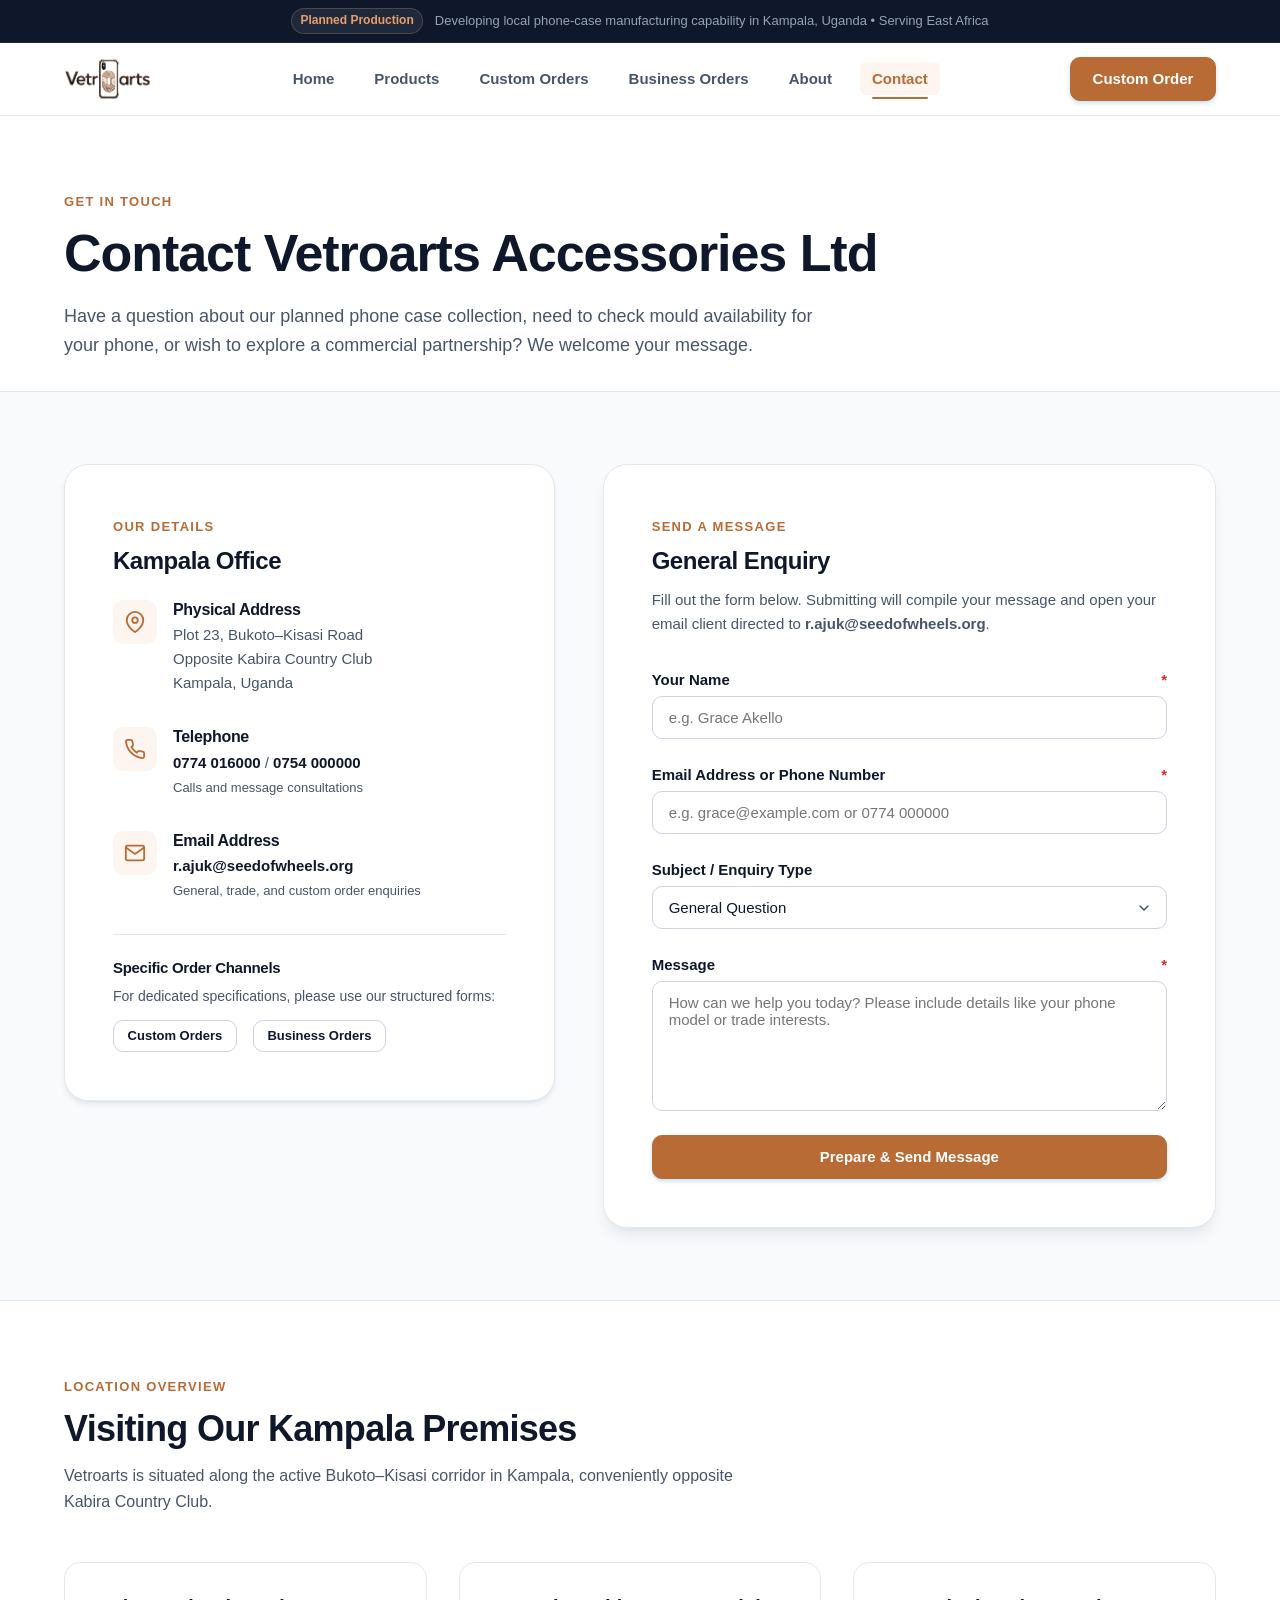
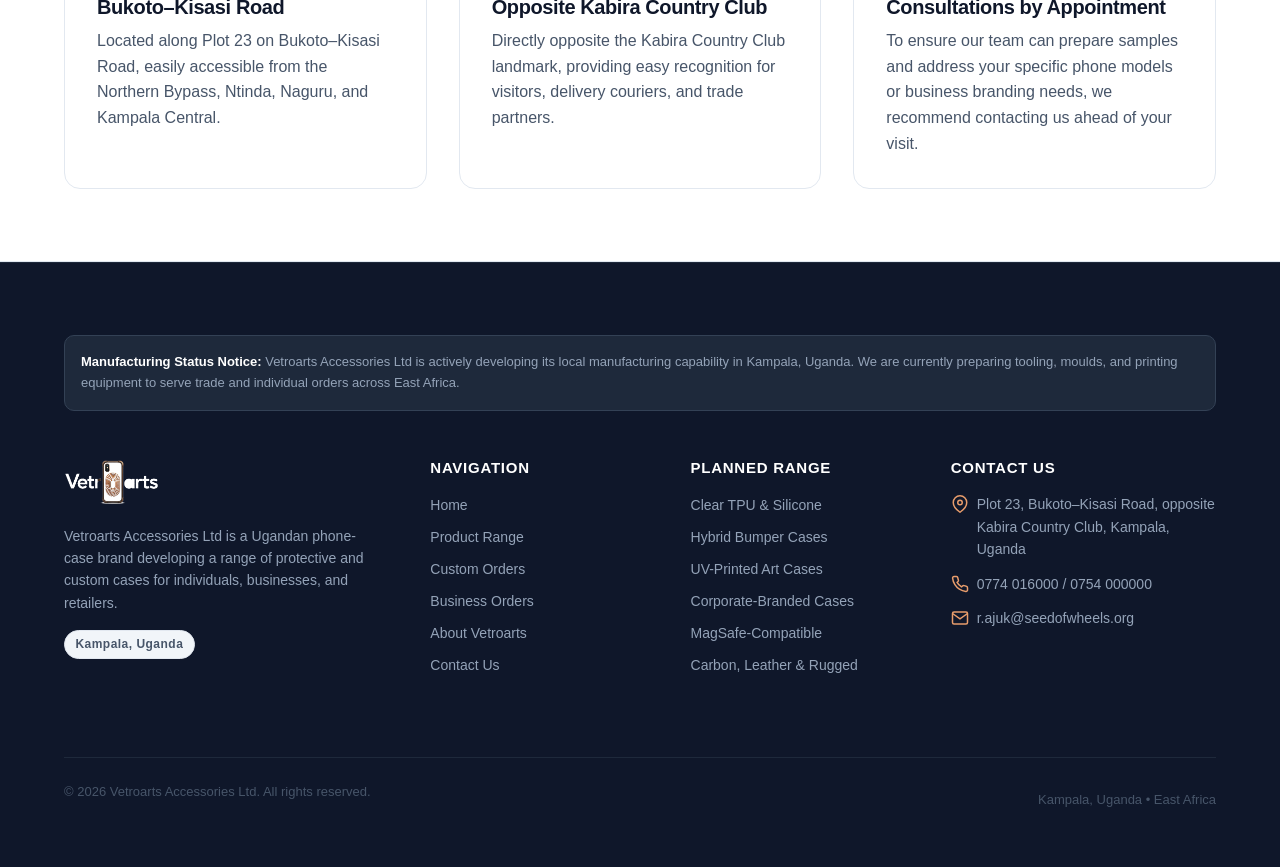
<file: contact.html>
<!DOCTYPE html>
<html lang="en">
<head>
  <meta charset="UTF-8">
  <meta name="viewport" content="width=device-width, initial-scale=1.0">
  <title>Contact Us | Vetroarts Accessories Ltd</title>
  <meta name="description" content="Contact Vetroarts Accessories Ltd in Kampala, Uganda. Reach us for general enquiries, custom phone case orders, and trade partnerships.">
  
  <!-- Open Graph -->
  <meta property="og:title" content="Contact Us | Vetroarts Accessories Ltd">
  <meta property="og:description" content="Get in touch with Vetroarts Accessories Ltd in Kampala, Uganda for individual custom cases or commercial bulk orders.">
  <meta property="og:type" content="website">
  <meta property="og:image" content="images/case-silicone.svg">
  <meta name="twitter:card" content="summary_large_image">
  
  <link rel="icon" type="image/svg+xml" href="images/favicon.svg">
  <link rel="stylesheet" href="css/style.css">
</head>
<body>
  <a href="#main-content" class="skip-link">Skip to main content</a>

  <!-- Top Announcement Bar -->
  <div class="announcement-bar">
    <div class="container announcement-content">
      <span class="announcement-badge">Planned Production</span>
      <span>Developing local phone-case manufacturing capability in Kampala, Uganda &bull; Serving East Africa</span>
    </div>
  </div>

  <!-- Header -->
  <header class="site-header">
    <div class="container header-inner">
      <a href="index.html" class="brand-link" aria-label="Vetroarts Accessories Home">
        <img src="images/logo.png" alt="Vetroarts Accessories" class="brand-logo" width="180" height="42">
      </a>

      <nav id="primary-nav" aria-label="Primary Navigation">
        <ul class="nav-menu">
          <li><a href="index.html" class="nav-link">Home</a></li>
          <li><a href="products.html" class="nav-link">Products</a></li>
          <li><a href="custom-orders.html" class="nav-link">Custom Orders</a></li>
          <li><a href="business-orders.html" class="nav-link">Business Orders</a></li>
          <li><a href="about.html" class="nav-link">About</a></li>
          <li><a href="contact.html" class="nav-link" aria-current="page">Contact</a></li>
        </ul>
      </nav>

      <div class="header-actions">
        <a href="custom-orders.html" class="btn btn-primary">Custom Order</a>
        <button class="menu-toggle" type="button" aria-expanded="false" aria-controls="primary-nav" aria-label="Toggle navigation menu">
          <svg class="menu-toggle-icon" viewBox="0 0 24 24" fill="none">
            <line x1="3" y1="6" x2="21" y2="6"></line>
            <line x1="3" y1="12" x2="21" y2="12"></line>
            <line x1="3" y1="18" x2="21" y2="18"></line>
          </svg>
        </button>
      </div>
    </div>
  </header>

  <main id="main-content">
    <!-- Header Banner -->
    <section class="section" style="padding-bottom: var(--space-xl); background-color: var(--color-bg-card); border-bottom: 1px solid var(--color-border);">
      <div class="container">
        <span class="section-eyebrow">Get In Touch</span>
        <h1>Contact Vetroarts Accessories Ltd</h1>
        <p style="font-size: 1.125rem; max-width: 760px;">
          Have a question about our planned phone case collection, need to check mould availability for your phone, or wish to explore a commercial partnership? We welcome your message.
        </p>
      </div>
    </section>

    <!-- Main Contact Section: Details + Form -->
    <section class="section" aria-labelledby="contact-section-heading">
      <div class="container">
        <div class="contact-grid">
          
          <!-- Contact Details Column (Easy to edit directly) -->
          <div>
            <div class="contact-card">
              <span class="section-eyebrow">Our Details</span>
              <h2 id="contact-section-heading" style="font-size: 1.5rem; margin-bottom: var(--space-lg);">Kampala Office</h2>

              <!-- Address -->
              <div class="contact-item">
                <div class="contact-item-icon">
                  <svg viewBox="0 0 24 24"><path d="M21 10c0 7-9 13-9 13s-9-6-9-13a9 9 0 0 1 18 0z"></path><circle cx="12" cy="10" r="3"></circle></svg>
                </div>
                <div class="contact-item-content">
                  <h3>Physical Address</h3>
                  <p>Plot 23, Bukoto–Kisasi Road</p>
                  <p>Opposite Kabira Country Club</p>
                  <p>Kampala, Uganda</p>
                </div>
              </div>

              <!-- Phone Numbers -->
              <div class="contact-item">
                <div class="contact-item-icon">
                  <svg viewBox="0 0 24 24"><path d="M22 16.92v3a2 2 0 0 1-2.18 2 19.79 19.79 0 0 1-8.63-3.07 19.5 19.5 0 0 1-6-6 19.79 19.79 0 0 1-3.07-8.67A2 2 0 0 1 4.11 2h3a2 2 0 0 1 2 1.72 12.84 12.84 0 0 0 .7 2.81 2 2 0 0 1-.45 2.11L8.09 9.91a16 16 0 0 0 6 6l1.27-1.27a2 2 0 0 1 2.11-.45 12.84 12.84 0 0 0 2.81.7A2 2 0 0 1 22 16.92z"></path></svg>
                </div>
                <div class="contact-item-content">
                  <h3>Telephone</h3>
                  <p>
                    <a href="tel:0774016000">0774 016000</a> / <a href="tel:0754000000">0754 000000</a>
                  </p>
                  <p style="font-size: 0.8125rem; color: var(--color-text-muted); margin-top: 0.2rem;">Calls and message consultations</p>
                </div>
              </div>

              <!-- Email -->
              <div class="contact-item">
                <div class="contact-item-icon">
                  <svg viewBox="0 0 24 24"><path d="M4 4h16c1.1 0 2 .9 2 2v12c0 1.1-.9 2-2 2H4c-1.1 0-2-.9-2-2V6c0-1.1.9-2 2-2z"></path><polyline points="22,6 12,13 2,6"></polyline></svg>
                </div>
                <div class="contact-item-content">
                  <h3>Email Address</h3>
                  <p>
                    <a href="mailto:r.ajuk@seedofwheels.org">r.ajuk@seedofwheels.org</a>
                  </p>
                  <p style="font-size: 0.8125rem; color: var(--color-text-muted); margin-top: 0.2rem;">General, trade, and custom order enquiries</p>
                </div>
              </div>

              <!-- Quick Links Box -->
              <div style="margin-top: var(--space-xl); padding-top: var(--space-lg); border-top: 1px solid var(--color-border);">
                <h4 style="font-size: 0.9375rem; margin-bottom: var(--space-xs);">Specific Order Channels</h4>
                <p style="font-size: 0.875rem; margin-bottom: var(--space-sm);">
                  For dedicated specifications, please use our structured forms:
                </p>
                <div class="btn-group">
                  <a href="custom-orders.html" class="btn btn-secondary" style="font-size: 0.8125rem; padding: 0.45rem 0.85rem;">Custom Orders</a>
                  <a href="business-orders.html" class="btn btn-secondary" style="font-size: 0.8125rem; padding: 0.45rem 0.85rem;">Business Orders</a>
                </div>
              </div>
            </div>
          </div>

          <!-- General Enquiry Form Column -->
          <div>
            <div class="form-card">
              <span class="section-eyebrow">Send a Message</span>
              <h2 style="font-size: 1.5rem; margin-bottom: var(--space-sm);">General Enquiry</h2>
              <p style="margin-bottom: var(--space-xl); font-size: 0.9375rem;">
                Fill out the form below. Submitting will compile your message and open your email client directed to <strong>r.ajuk@seedofwheels.org</strong>.
              </p>

              <!-- 
                BACKEND INTEGRATION POINT:
                To post this contact enquiry to an API backend, form service, or webhook,
                configure the action URL or replace the mailto handler in js/main.js.
              -->
              <form id="contact-form" novalidate aria-label="General Contact Form">
                <div class="form-group">
                  <label for="contact-name" class="form-label">
                    Your Name <span class="required" aria-hidden="true">*</span>
                  </label>
                  <input 
                    type="text" 
                    id="contact-name" 
                    name="name" 
                    class="form-control" 
                    placeholder="e.g. Grace Akello" 
                    required 
                    aria-required="true"
                    aria-describedby="contact-name-error"
                  >
                  <span id="contact-name-error" class="field-error" role="alert"></span>
                </div>

                <div class="form-group">
                  <label for="contact-email-phone" class="form-label">
                    Email Address or Phone Number <span class="required" aria-hidden="true">*</span>
                  </label>
                  <input 
                    type="text" 
                    id="contact-email-phone" 
                    name="contact" 
                    class="form-control" 
                    placeholder="e.g. grace@example.com or 0774 000000" 
                    required 
                    aria-required="true"
                    aria-describedby="contact-email-phone-error"
                  >
                  <span id="contact-email-phone-error" class="field-error" role="alert"></span>
                </div>

                <div class="form-group">
                  <label for="contact-subject" class="form-label">
                    Subject / Enquiry Type
                  </label>
                  <select id="contact-subject" name="subject" class="form-control">
                    <option value="General Question">General Question</option>
                    <option value="Phone Model Availability">Check Phone Model Availability</option>
                    <option value="Retail Distribution Partnership">Retail Distribution Partnership</option>
                    <option value="Press or Other Enquiry">Press or Other Enquiry</option>
                  </select>
                </div>

                <div class="form-group full-width">
                  <label for="contact-message" class="form-label">
                    Message <span class="required" aria-hidden="true">*</span>
                  </label>
                  <textarea 
                    id="contact-message" 
                    name="message" 
                    class="form-control" 
                    placeholder="How can we help you today? Please include details like your phone model or trade interests." 
                    rows="5" 
                    required 
                    aria-required="true"
                    aria-describedby="contact-message-error"
                  ></textarea>
                  <span id="contact-message-error" class="field-error" role="alert"></span>
                </div>

                <div style="margin-top: var(--space-md);">
                  <button type="submit" class="btn btn-primary" style="width: 100%;">
                    Prepare &amp; Send Message
                  </button>
                </div>
              </form>

              <!-- Prepared Email Feedback Card -->
              <div id="contact-feedback" class="form-feedback-card" role="status" aria-live="polite">
                <div class="form-feedback-header">
                  <svg viewBox="0 0 24 24" fill="none" stroke="currentColor" stroke-width="2">
                    <path d="M22 2L11 13"></path>
                    <polygon points="22 2 15 22 11 13 2 9 22 2"></polygon>
                  </svg>
                  <div>
                    <h3 style="color: var(--color-primary); font-size: 1.125rem; margin-bottom: 0.25rem;">Message Prepared</h3>
                    <p style="font-size: 0.9375rem; margin-bottom: 0;">
                      Your message has been compiled and we have attempted to launch your email client to send it to <strong>r.ajuk@seedofwheels.org</strong>.
                    </p>
                  </div>
                </div>

                <p style="font-size: 0.875rem; color: var(--color-text-muted);">
                  If your email application did not launch automatically, you can copy the text below and send it directly:
                </p>

                <pre id="contact-summary" class="form-feedback-summary"></pre>

                <div class="btn-group">
                  <button type="button" class="btn btn-secondary btn-copy-summary">
                    Copy Details to Clipboard
                  </button>
                  <a href="mailto:r.ajuk@seedofwheels.org" class="btn btn-dark">Open Email App Again</a>
                  <span class="copy-feedback-msg" role="status">Copied to clipboard!</span>
                </div>
              </div>

            </div>
          </div>

        </div>
      </div>
    </section>

    <!-- Location & Directions Overview -->
    <section class="section section-alt" aria-labelledby="location-guide-heading">
      <div class="container">
        <div class="section-header text-left">
          <span class="section-eyebrow">Location Overview</span>
          <h2 id="location-guide-heading">Visiting Our Kampala Premises</h2>
          <p>
            Vetroarts is situated along the active Bukoto–Kisasi corridor in Kampala, conveniently opposite Kabira Country Club.
          </p>
        </div>

        <div class="grid-3">
          <div class="feature-card">
            <h3>Bukoto–Kisasi Road</h3>
            <p>
              Located along Plot 23 on Bukoto–Kisasi Road, easily accessible from the Northern Bypass, Ntinda, Naguru, and Kampala Central.
            </p>
          </div>

          <div class="feature-card">
            <h3>Opposite Kabira Country Club</h3>
            <p>
              Directly opposite the Kabira Country Club landmark, providing easy recognition for visitors, delivery couriers, and trade partners.
            </p>
          </div>

          <div class="feature-card">
            <h3>Consultations by Appointment</h3>
            <p>
              To ensure our team can prepare samples and address your specific phone models or business branding needs, we recommend contacting us ahead of your visit.
            </p>
          </div>
        </div>
      </div>
    </section>
  </main>

  <!-- Global Footer -->
  <footer class="site-footer">
    <div class="container">
      <div class="footer-notice">
        <strong>Manufacturing Status Notice:</strong> Vetroarts Accessories Ltd is actively developing its local manufacturing capability in Kampala, Uganda. We are currently preparing tooling, moulds, and printing equipment to serve trade and individual orders across East Africa.
      </div>

      <div class="footer-top">
        <div class="footer-brand">
          <a href="index.html" class="brand-link" aria-label="Vetroarts Accessories Home">
            <img src="images/logo-light.png" alt="Vetroarts Accessories" class="brand-logo-footer" width="190" height="46">
          </a>
          <p>
            Vetroarts Accessories Ltd is a Ugandan phone-case brand developing a range of protective and custom cases for individuals, businesses, and retailers.
          </p>
          <span class="badge badge-neutral">Kampala, Uganda</span>
        </div>

        <div>
          <h4 class="footer-title">Navigation</h4>
          <ul class="footer-links">
            <li><a href="index.html">Home</a></li>
            <li><a href="products.html">Product Range</a></li>
            <li><a href="custom-orders.html">Custom Orders</a></li>
            <li><a href="business-orders.html">Business Orders</a></li>
            <li><a href="about.html">About Vetroarts</a></li>
            <li><a href="contact.html">Contact Us</a></li>
          </ul>
        </div>

        <div>
          <h4 class="footer-title">Planned Range</h4>
          <ul class="footer-links">
            <li><a href="products.html#everyday">Clear TPU &amp; Silicone</a></li>
            <li><a href="products.html#hybrid">Hybrid Bumper Cases</a></li>
            <li><a href="products.html#uv-print">UV-Printed Art Cases</a></li>
            <li><a href="products.html#corporate">Corporate-Branded Cases</a></li>
            <li><a href="products.html#magsafe">MagSafe-Compatible</a></li>
            <li><a href="products.html#premium">Carbon, Leather &amp; Rugged</a></li>
          </ul>
        </div>

        <div>
          <h4 class="footer-title">Contact Us</h4>
          <div class="footer-contact-item">
            <svg viewBox="0 0 24 24" fill="none" stroke="currentColor" stroke-width="2" aria-hidden="true"><path d="M21 10c0 7-9 13-9 13s-9-6-9-13a9 9 0 0 1 18 0z"></path><circle cx="12" cy="10" r="3"></circle></svg>
            <span>Plot 23, Bukoto–Kisasi Road, opposite Kabira Country Club, Kampala, Uganda</span>
          </div>
          <div class="footer-contact-item">
            <svg viewBox="0 0 24 24" fill="none" stroke="currentColor" stroke-width="2" aria-hidden="true"><path d="M22 16.92v3a2 2 0 0 1-2.18 2 19.79 19.79 0 0 1-8.63-3.07 19.5 19.5 0 0 1-6-6 19.79 19.79 0 0 1-3.07-8.67A2 2 0 0 1 4.11 2h3a2 2 0 0 1 2 1.72 12.84 12.84 0 0 0 .7 2.81 2 2 0 0 1-.45 2.11L8.09 9.91a16 16 0 0 0 6 6l1.27-1.27a2 2 0 0 1 2.11-.45 12.84 12.84 0 0 0 2.81.7A2 2 0 0 1 22 16.92z"></path></svg>
            <div>
              <a href="tel:0774016000">0774 016000</a> / <a href="tel:0754000000">0754 000000</a>
            </div>
          </div>
          <div class="footer-contact-item">
            <svg viewBox="0 0 24 24" fill="none" stroke="currentColor" stroke-width="2" aria-hidden="true"><path d="M4 4h16c1.1 0 2 .9 2 2v12c0 1.1-.9 2-2 2H4c-1.1 0-2-.9-2-2V6c0-1.1.9-2 2-2z"></path><polyline points="22,6 12,13 2,6"></polyline></svg>
            <a href="mailto:r.ajuk@seedofwheels.org">r.ajuk@seedofwheels.org</a>
          </div>
        </div>
      </div>

      <div class="footer-bottom">
        <p>&copy; <span id="current-year">2026</span> Vetroarts Accessories Ltd. All rights reserved.</p>
        <p>Kampala, Uganda &bull; East Africa</p>
      </div>
    </div>
  </footer>

  <script src="js/main.js"></script>
</body>
</html>
</file>
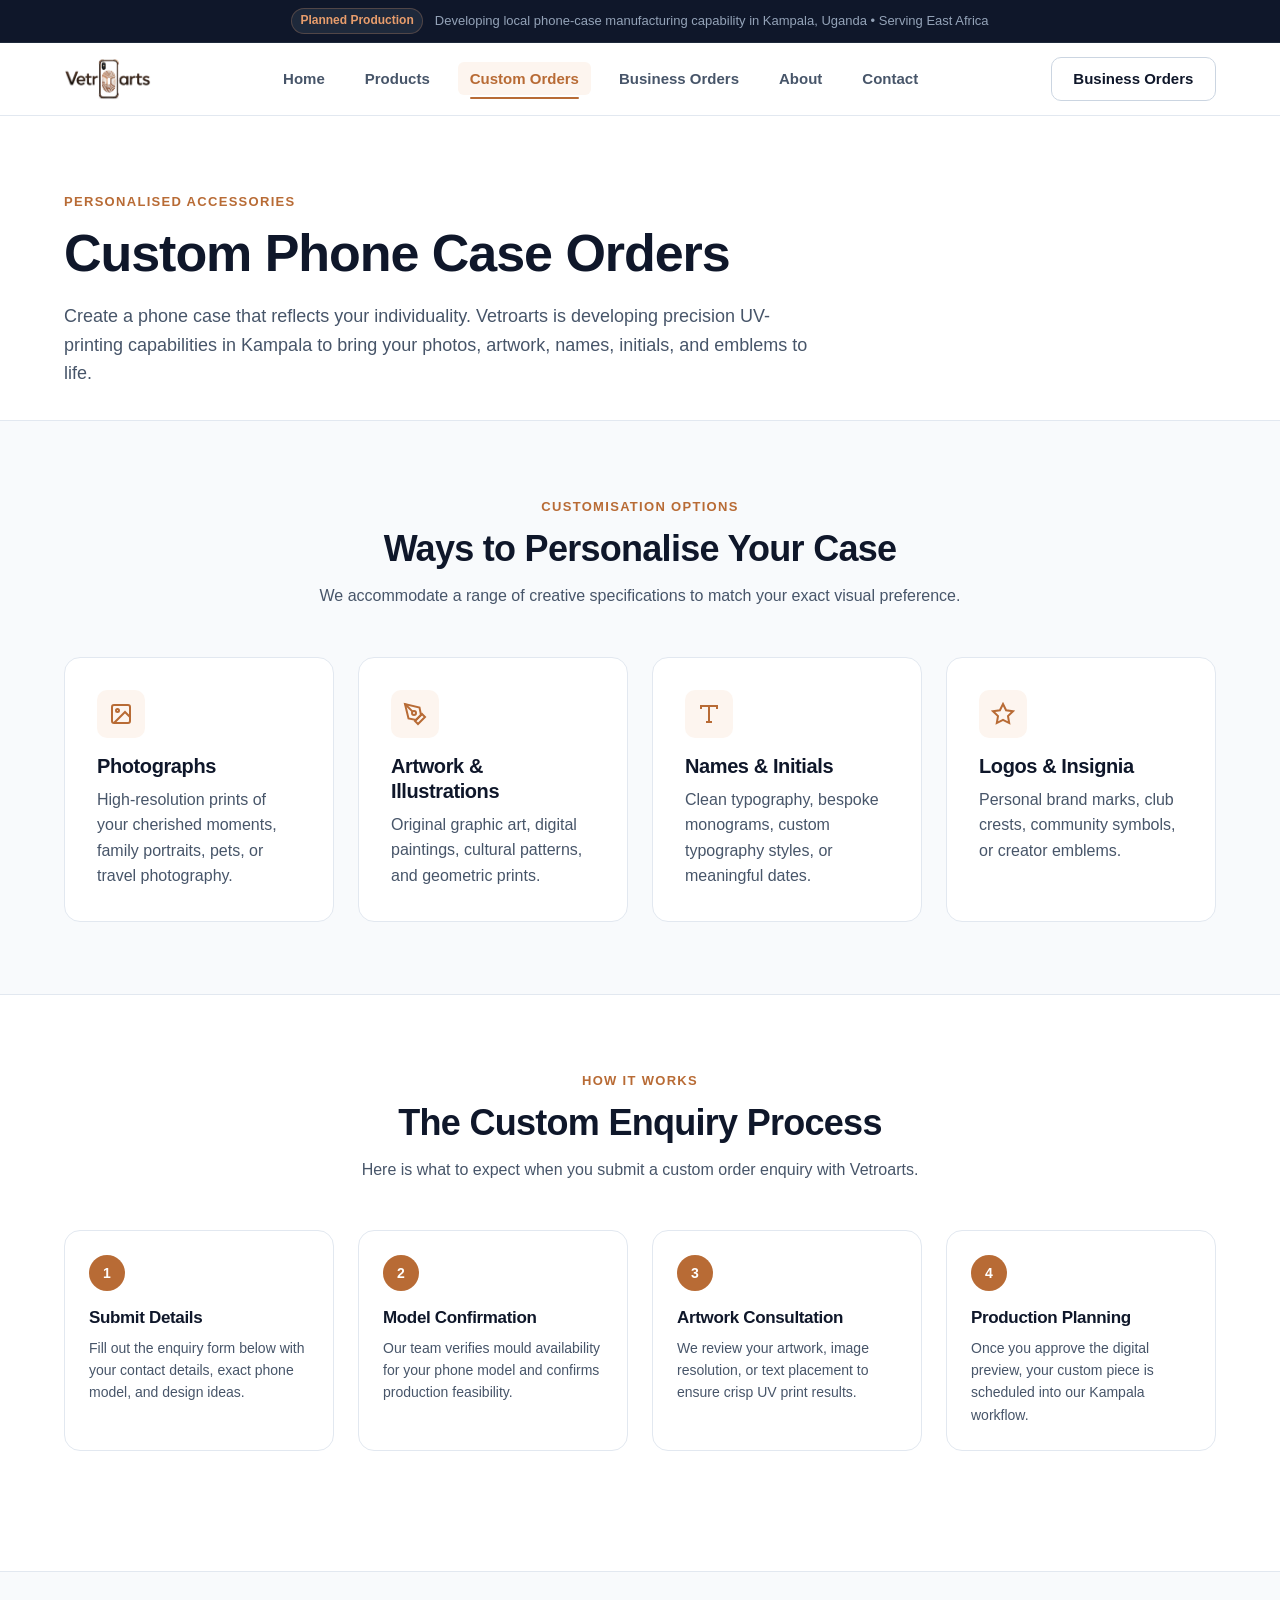
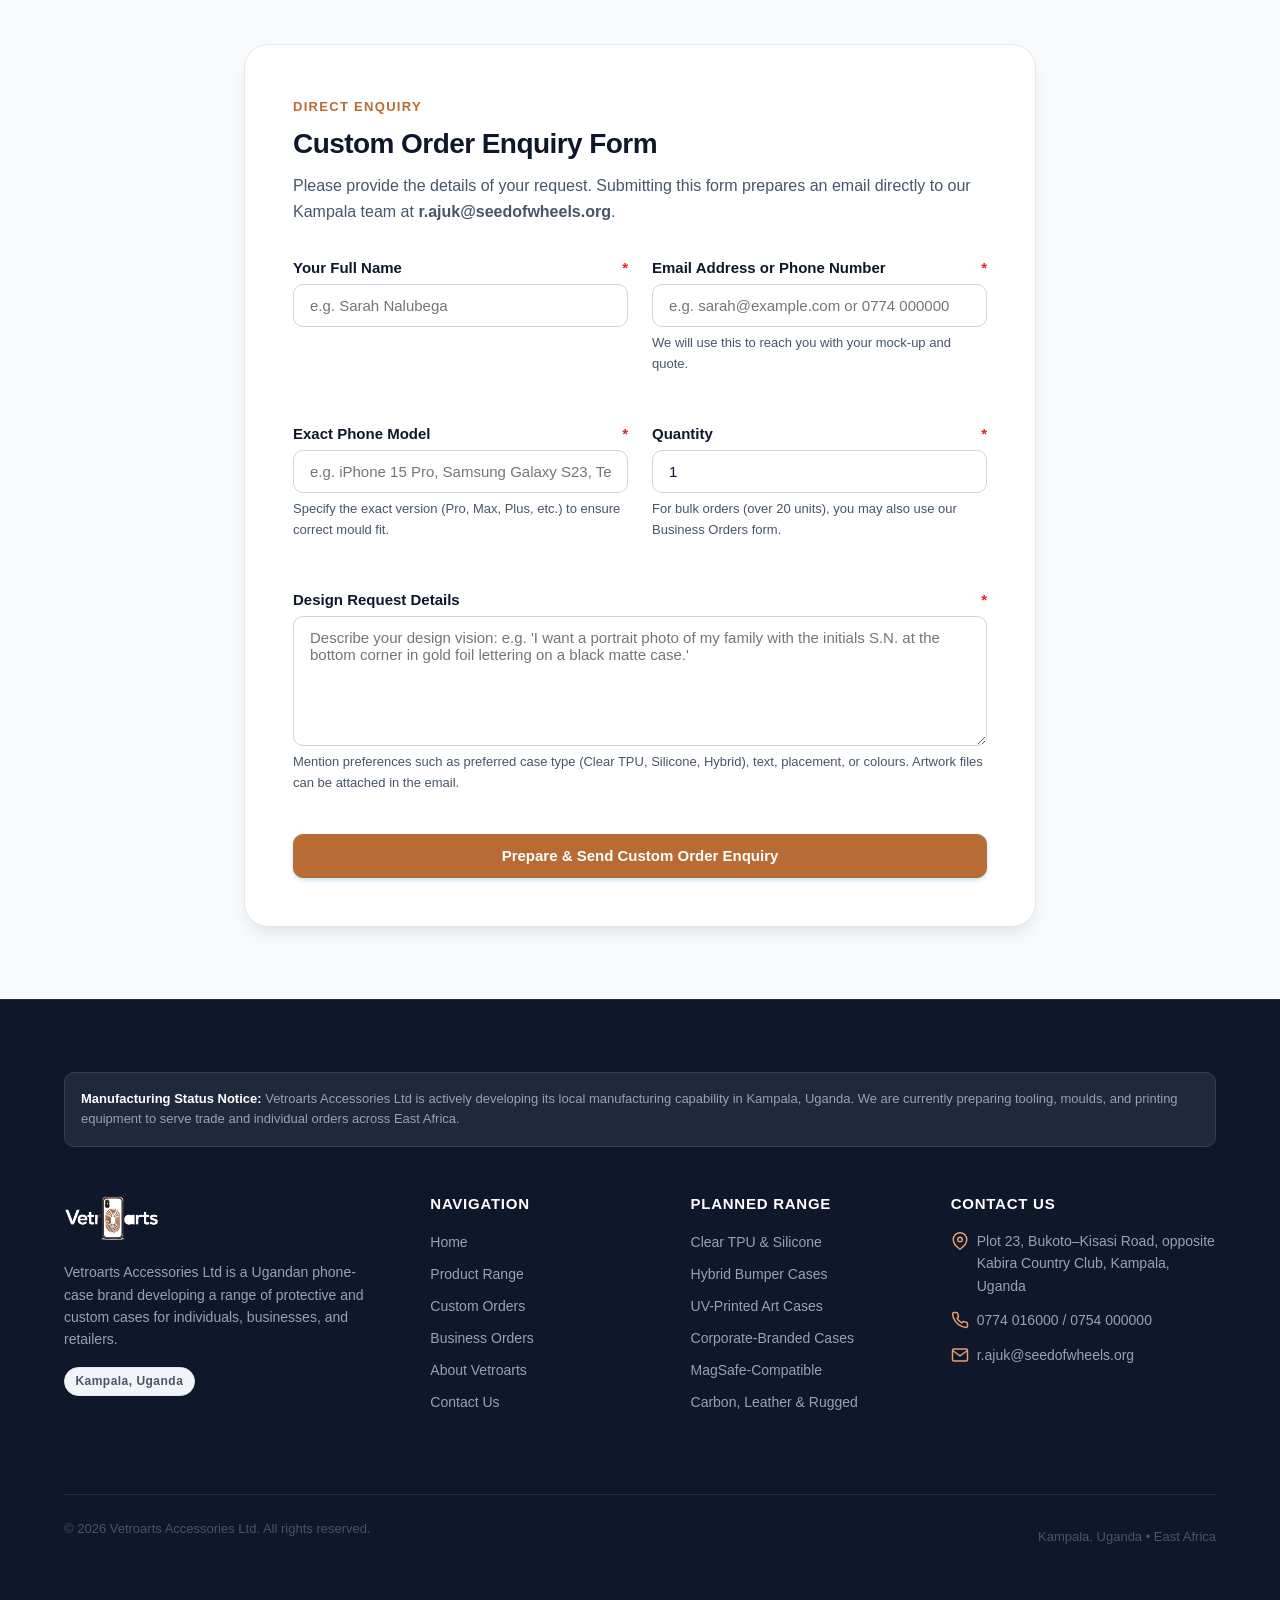
<file: custom-orders.html>
<!DOCTYPE html>
<html lang="en">
<head>
  <meta charset="UTF-8">
  <meta name="viewport" content="width=device-width, initial-scale=1.0">
  <title>Custom Orders &amp; Personalised Cases | Vetroarts Accessories Ltd</title>
  <meta name="description" content="Enquire about custom UV-printed phone cases featuring personal photos, artwork, names, initials, or logos from Vetroarts Accessories Ltd in Kampala, Uganda.">
  
  <!-- Open Graph -->
  <meta property="og:title" content="Custom Orders &amp; Personalised Cases | Vetroarts Accessories Ltd">
  <meta property="og:description" content="Customise your phone case with photos, artwork, names, initials, or logos. Enquire directly with our Kampala team.">
  <meta property="og:type" content="website">
  <meta property="og:image" content="images/case-uv-print.svg">
  <meta name="twitter:card" content="summary_large_image">
  
  <link rel="icon" type="image/svg+xml" href="images/favicon.svg">
  <link rel="stylesheet" href="css/style.css">
</head>
<body>
  <a href="#main-content" class="skip-link">Skip to main content</a>

  <!-- Top Announcement Bar -->
  <div class="announcement-bar">
    <div class="container announcement-content">
      <span class="announcement-badge">Planned Production</span>
      <span>Developing local phone-case manufacturing capability in Kampala, Uganda &bull; Serving East Africa</span>
    </div>
  </div>

  <!-- Header -->
  <header class="site-header">
    <div class="container header-inner">
      <a href="index.html" class="brand-link" aria-label="Vetroarts Accessories Home">
        <img src="images/logo.png" alt="Vetroarts Accessories" class="brand-logo" width="180" height="42">
      </a>

      <nav id="primary-nav" aria-label="Primary Navigation">
        <ul class="nav-menu">
          <li><a href="index.html" class="nav-link">Home</a></li>
          <li><a href="products.html" class="nav-link">Products</a></li>
          <li><a href="custom-orders.html" class="nav-link" aria-current="page">Custom Orders</a></li>
          <li><a href="business-orders.html" class="nav-link">Business Orders</a></li>
          <li><a href="about.html" class="nav-link">About</a></li>
          <li><a href="contact.html" class="nav-link">Contact</a></li>
        </ul>
      </nav>

      <div class="header-actions">
        <a href="business-orders.html" class="btn btn-secondary">Business Orders</a>
        <button class="menu-toggle" type="button" aria-expanded="false" aria-controls="primary-nav" aria-label="Toggle navigation menu">
          <svg class="menu-toggle-icon" viewBox="0 0 24 24" fill="none">
            <line x1="3" y1="6" x2="21" y2="6"></line>
            <line x1="3" y1="12" x2="21" y2="12"></line>
            <line x1="3" y1="18" x2="21" y2="18"></line>
          </svg>
        </button>
      </div>
    </div>
  </header>

  <main id="main-content">
    <!-- Header Banner -->
    <section class="section" style="padding-bottom: var(--space-xl); background-color: var(--color-bg-card); border-bottom: 1px solid var(--color-border);">
      <div class="container">
        <span class="section-eyebrow">Personalised Accessories</span>
        <h1>Custom Phone Case Orders</h1>
        <p style="font-size: 1.125rem; max-width: 760px;">
          Create a phone case that reflects your individuality. Vetroarts is developing precision UV-printing capabilities in Kampala to bring your photos, artwork, names, initials, and emblems to life.
        </p>
      </div>
    </section>

    <!-- Custom Options Overview -->
    <section class="section" aria-labelledby="custom-options-heading">
      <div class="container">
        <div class="section-header">
          <span class="section-eyebrow">Customisation Options</span>
          <h2 id="custom-options-heading">Ways to Personalise Your Case</h2>
          <p>
            We accommodate a range of creative specifications to match your exact visual preference.
          </p>
        </div>

        <div class="grid-4" style="display: grid; grid-template-columns: repeat(auto-fit, minmax(240px, 1fr)); gap: var(--space-lg);">
          <div class="feature-card">
            <div class="feature-icon-wrapper">
              <svg viewBox="0 0 24 24"><rect x="3" y="3" width="18" height="18" rx="2" ry="2"></rect><circle cx="8.5" cy="8.5" r="1.5"></circle><polyline points="21 15 16 10 5 21"></polyline></svg>
            </div>
            <h3>Photographs</h3>
            <p>High-resolution prints of your cherished moments, family portraits, pets, or travel photography.</p>
          </div>

          <div class="feature-card">
            <div class="feature-icon-wrapper">
              <svg viewBox="0 0 24 24"><path d="M12 19l7-7 3 3-7 7-3-3z"></path><path d="M18 13l-1.5-7.5L2 2l3.5 14.5L13 18l5-5z"></path><path d="M2 2l7.586 7.586"></path><circle cx="11" cy="11" r="2"></circle></svg>
            </div>
            <h3>Artwork &amp; Illustrations</h3>
            <p>Original graphic art, digital paintings, cultural patterns, and geometric prints.</p>
          </div>

          <div class="feature-card">
            <div class="feature-icon-wrapper">
              <svg viewBox="0 0 24 24"><polyline points="4 7 4 4 20 4 20 7"></polyline><line x1="9" y1="20" x2="15" y2="20"></line><line x1="12" y1="4" x2="12" y2="20"></line></svg>
            </div>
            <h3>Names &amp; Initials</h3>
            <p>Clean typography, bespoke monograms, custom typography styles, or meaningful dates.</p>
          </div>

          <div class="feature-card">
            <div class="feature-icon-wrapper">
              <svg viewBox="0 0 24 24"><polygon points="12 2 15.09 8.26 22 9.27 17 14.14 18.18 21.02 12 17.77 5.82 21.02 7 14.14 2 9.27 8.91 8.26 12 2"></polygon></svg>
            </div>
            <h3>Logos &amp; Insignia</h3>
            <p>Personal brand marks, club crests, community symbols, or creator emblems.</p>
          </div>
        </div>
      </div>
    </section>

    <!-- Custom Order Process -->
    <section class="section section-alt" aria-labelledby="process-heading">
      <div class="container">
        <div class="section-header">
          <span class="section-eyebrow">How It Works</span>
          <h2 id="process-heading">The Custom Enquiry Process</h2>
          <p>
            Here is what to expect when you submit a custom order enquiry with Vetroarts.
          </p>
        </div>

        <div class="process-grid">
          <div class="process-step">
            <span class="process-number">1</span>
            <h3>Submit Details</h3>
            <p>Fill out the enquiry form below with your contact details, exact phone model, and design ideas.</p>
          </div>

          <div class="process-step">
            <span class="process-number">2</span>
            <h3>Model Confirmation</h3>
            <p>Our team verifies mould availability for your phone model and confirms production feasibility.</p>
          </div>

          <div class="process-step">
            <span class="process-number">3</span>
            <h3>Artwork Consultation</h3>
            <p>We review your artwork, image resolution, or text placement to ensure crisp UV print results.</p>
          </div>

          <div class="process-step">
            <span class="process-number">4</span>
            <h3>Production Planning</h3>
            <p>Once you approve the digital preview, your custom piece is scheduled into our Kampala workflow.</p>
          </div>
        </div>
      </div>
    </section>

    <!-- Form Section -->
    <section class="section" aria-labelledby="form-heading">
      <div class="container container-narrow">
        <div class="form-card">
          <div style="margin-bottom: var(--space-xl);">
            <span class="section-eyebrow">Direct Enquiry</span>
            <h2 id="form-heading" style="font-size: 1.75rem;">Custom Order Enquiry Form</h2>
            <p>
              Please provide the details of your request. Submitting this form prepares an email directly to our Kampala team at <strong>r.ajuk@seedofwheels.org</strong>.
            </p>
          </div>

          <!-- 
            BACKEND INTEGRATION POINT:
            To connect this form to a backend service (e.g. Formspree, Formkeep, or a custom API endpoint),
            set the form action and method attributes, or update the fetch() block inside js/main.js.
          -->
          <form id="custom-order-form" novalidate aria-label="Custom Case Enquiry Form">
            <div class="form-grid">
              <!-- Name -->
              <div class="form-group">
                <label for="custom-name" class="form-label">
                  Your Full Name <span class="required" aria-hidden="true">*</span>
                </label>
                <input 
                  type="text" 
                  id="custom-name" 
                  name="name" 
                  class="form-control" 
                  placeholder="e.g. Sarah Nalubega" 
                  required 
                  aria-required="true"
                  aria-describedby="custom-name-error"
                >
                <span id="custom-name-error" class="field-error" role="alert"></span>
              </div>

              <!-- Email or Phone -->
              <div class="form-group">
                <label for="custom-contact" class="form-label">
                  Email Address or Phone Number <span class="required" aria-hidden="true">*</span>
                </label>
                <input 
                  type="text" 
                  id="custom-contact" 
                  name="contact" 
                  class="form-control" 
                  placeholder="e.g. sarah@example.com or 0774 000000" 
                  required 
                  aria-required="true"
                  aria-describedby="custom-contact-error"
                >
                <span id="custom-contact-error" class="field-error" role="alert"></span>
                <span class="form-hint">We will use this to reach you with your mock-up and quote.</span>
              </div>

              <!-- Phone Model -->
              <div class="form-group">
                <label for="custom-model" class="form-label">
                  Exact Phone Model <span class="required" aria-hidden="true">*</span>
                </label>
                <input 
                  type="text" 
                  id="custom-model" 
                  name="phone_model" 
                  class="form-control" 
                  placeholder="e.g. iPhone 15 Pro, Samsung Galaxy S23, Tecno Camon 20" 
                  required 
                  aria-required="true"
                  aria-describedby="custom-model-error"
                >
                <span id="custom-model-error" class="field-error" role="alert"></span>
                <span class="form-hint">Specify the exact version (Pro, Max, Plus, etc.) to ensure correct mould fit.</span>
              </div>

              <!-- Quantity -->
              <div class="form-group">
                <label for="custom-qty" class="form-label">
                  Quantity <span class="required" aria-hidden="true">*</span>
                </label>
                <input 
                  type="number" 
                  id="custom-qty" 
                  name="quantity" 
                  class="form-control" 
                  value="1" 
                  min="1" 
                  step="1" 
                  required 
                  aria-required="true"
                  aria-describedby="custom-qty-error"
                >
                <span id="custom-qty-error" class="field-error" role="alert"></span>
                <span class="form-hint">For bulk orders (over 20 units), you may also use our Business Orders form.</span>
              </div>

              <!-- Design Request -->
              <div class="form-group full-width">
                <label for="custom-request" class="form-label">
                  Design Request Details <span class="required" aria-hidden="true">*</span>
                </label>
                <textarea 
                  id="custom-request" 
                  name="design_request" 
                  class="form-control" 
                  placeholder="Describe your design vision: e.g. 'I want a portrait photo of my family with the initials S.N. at the bottom corner in gold foil lettering on a black matte case.'" 
                  rows="5"
                  required 
                  aria-required="true"
                  aria-describedby="custom-request-error"
                ></textarea>
                <span id="custom-request-error" class="field-error" role="alert"></span>
                <span class="form-hint">Mention preferences such as preferred case type (Clear TPU, Silicone, Hybrid), text, placement, or colours. Artwork files can be attached in the email.</span>
              </div>
            </div>

            <div style="margin-top: var(--space-md);">
              <button type="submit" class="btn btn-primary" style="width: 100%;">
                Prepare &amp; Send Custom Order Enquiry
              </button>
            </div>
          </form>

          <!-- Prepared Email Feedback Box (Honest status, no false server success claims) -->
          <div id="custom-order-feedback" class="form-feedback-card" role="status" aria-live="polite">
            <div class="form-feedback-header">
              <svg viewBox="0 0 24 24" fill="none" stroke="currentColor" stroke-width="2">
                <path d="M22 2L11 13"></path>
                <polygon points="22 2 15 22 11 13 2 9 22 2"></polygon>
              </svg>
              <div>
                <h3 style="color: var(--color-primary); font-size: 1.125rem; margin-bottom: 0.25rem;">Enquiry Prepared</h3>
                <p style="font-size: 0.9375rem; margin-bottom: 0;">
                  Your enquiry has been compiled and we have attempted to launch your email application to send it to <strong>r.ajuk@seedofwheels.org</strong>.
                </p>
              </div>
            </div>

            <p style="font-size: 0.875rem; color: var(--color-text-muted);">
              If your email client did not open automatically, you can copy the prepared details below and email them directly to <strong>r.ajuk@seedofwheels.org</strong>:
            </p>

            <pre id="custom-order-summary" class="form-feedback-summary"></pre>

            <div class="btn-group">
              <button type="button" class="btn btn-secondary btn-copy-summary">
                Copy Details to Clipboard
              </button>
              <a href="mailto:r.ajuk@seedofwheels.org" class="btn btn-dark">Open Email App Again</a>
              <span class="copy-feedback-msg" role="status">Copied to clipboard!</span>
            </div>
          </div>
        </div>
      </div>
    </section>
  </main>

  <!-- Global Footer -->
  <footer class="site-footer">
    <div class="container">
      <div class="footer-notice">
        <strong>Manufacturing Status Notice:</strong> Vetroarts Accessories Ltd is actively developing its local manufacturing capability in Kampala, Uganda. We are currently preparing tooling, moulds, and printing equipment to serve trade and individual orders across East Africa.
      </div>

      <div class="footer-top">
        <div class="footer-brand">
          <a href="index.html" class="brand-link" aria-label="Vetroarts Accessories Home">
            <img src="images/logo-light.png" alt="Vetroarts Accessories" class="brand-logo-footer" width="190" height="46">
          </a>
          <p>
            Vetroarts Accessories Ltd is a Ugandan phone-case brand developing a range of protective and custom cases for individuals, businesses, and retailers.
          </p>
          <span class="badge badge-neutral">Kampala, Uganda</span>
        </div>

        <div>
          <h4 class="footer-title">Navigation</h4>
          <ul class="footer-links">
            <li><a href="index.html">Home</a></li>
            <li><a href="products.html">Product Range</a></li>
            <li><a href="custom-orders.html">Custom Orders</a></li>
            <li><a href="business-orders.html">Business Orders</a></li>
            <li><a href="about.html">About Vetroarts</a></li>
            <li><a href="contact.html">Contact Us</a></li>
          </ul>
        </div>

        <div>
          <h4 class="footer-title">Planned Range</h4>
          <ul class="footer-links">
            <li><a href="products.html#everyday">Clear TPU &amp; Silicone</a></li>
            <li><a href="products.html#hybrid">Hybrid Bumper Cases</a></li>
            <li><a href="products.html#uv-print">UV-Printed Art Cases</a></li>
            <li><a href="products.html#corporate">Corporate-Branded Cases</a></li>
            <li><a href="products.html#magsafe">MagSafe-Compatible</a></li>
            <li><a href="products.html#premium">Carbon, Leather &amp; Rugged</a></li>
          </ul>
        </div>

        <div>
          <h4 class="footer-title">Contact Us</h4>
          <div class="footer-contact-item">
            <svg viewBox="0 0 24 24" fill="none" stroke="currentColor" stroke-width="2" aria-hidden="true"><path d="M21 10c0 7-9 13-9 13s-9-6-9-13a9 9 0 0 1 18 0z"></path><circle cx="12" cy="10" r="3"></circle></svg>
            <span>Plot 23, Bukoto–Kisasi Road, opposite Kabira Country Club, Kampala, Uganda</span>
          </div>
          <div class="footer-contact-item">
            <svg viewBox="0 0 24 24" fill="none" stroke="currentColor" stroke-width="2" aria-hidden="true"><path d="M22 16.92v3a2 2 0 0 1-2.18 2 19.79 19.79 0 0 1-8.63-3.07 19.5 19.5 0 0 1-6-6 19.79 19.79 0 0 1-3.07-8.67A2 2 0 0 1 4.11 2h3a2 2 0 0 1 2 1.72 12.84 12.84 0 0 0 .7 2.81 2 2 0 0 1-.45 2.11L8.09 9.91a16 16 0 0 0 6 6l1.27-1.27a2 2 0 0 1 2.11-.45 12.84 12.84 0 0 0 2.81.7A2 2 0 0 1 22 16.92z"></path></svg>
            <div>
              <a href="tel:0774016000">0774 016000</a> / <a href="tel:0754000000">0754 000000</a>
            </div>
          </div>
          <div class="footer-contact-item">
            <svg viewBox="0 0 24 24" fill="none" stroke="currentColor" stroke-width="2" aria-hidden="true"><path d="M4 4h16c1.1 0 2 .9 2 2v12c0 1.1-.9 2-2 2H4c-1.1 0-2-.9-2-2V6c0-1.1.9-2 2-2z"></path><polyline points="22,6 12,13 2,6"></polyline></svg>
            <a href="mailto:r.ajuk@seedofwheels.org">r.ajuk@seedofwheels.org</a>
          </div>
        </div>
      </div>

      <div class="footer-bottom">
        <p>&copy; <span id="current-year">2026</span> Vetroarts Accessories Ltd. All rights reserved.</p>
        <p>Kampala, Uganda &bull; East Africa</p>
      </div>
    </div>
  </footer>

  <script src="js/main.js"></script>
</body>
</html>
</file>
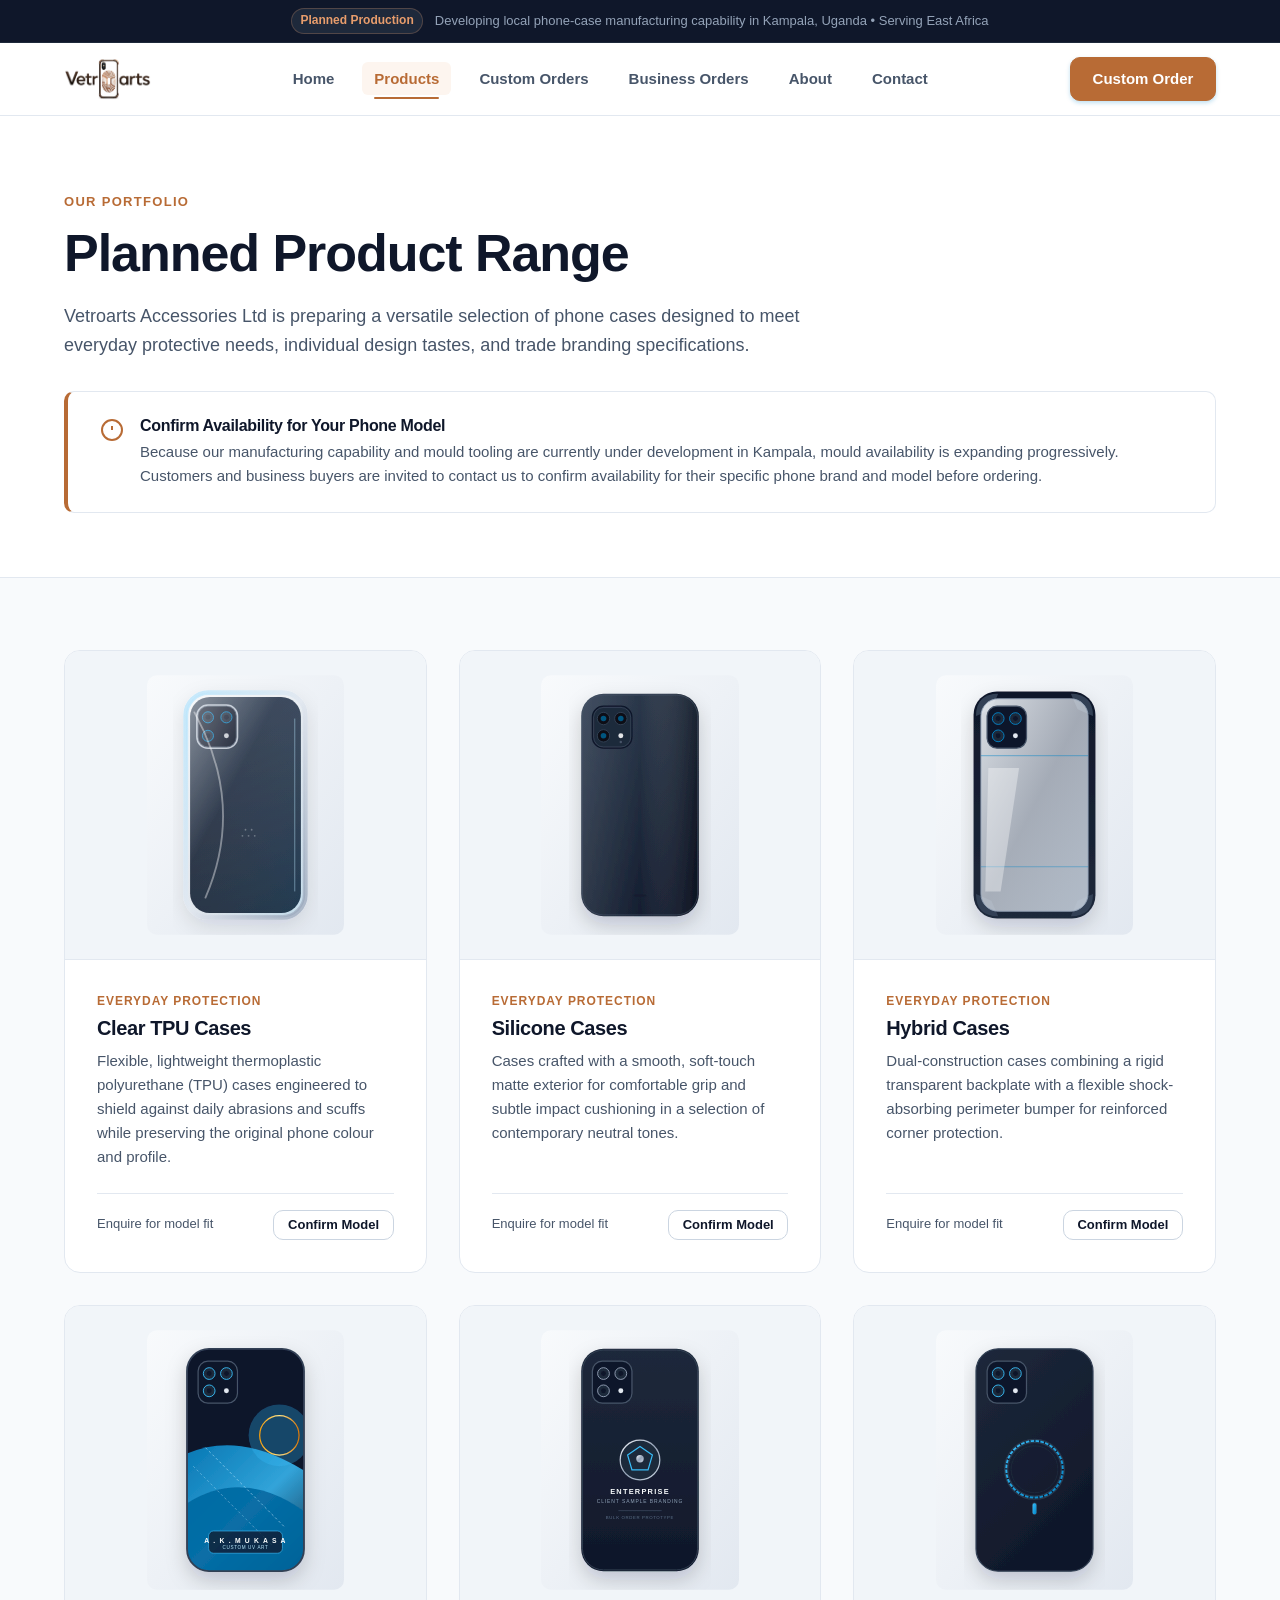
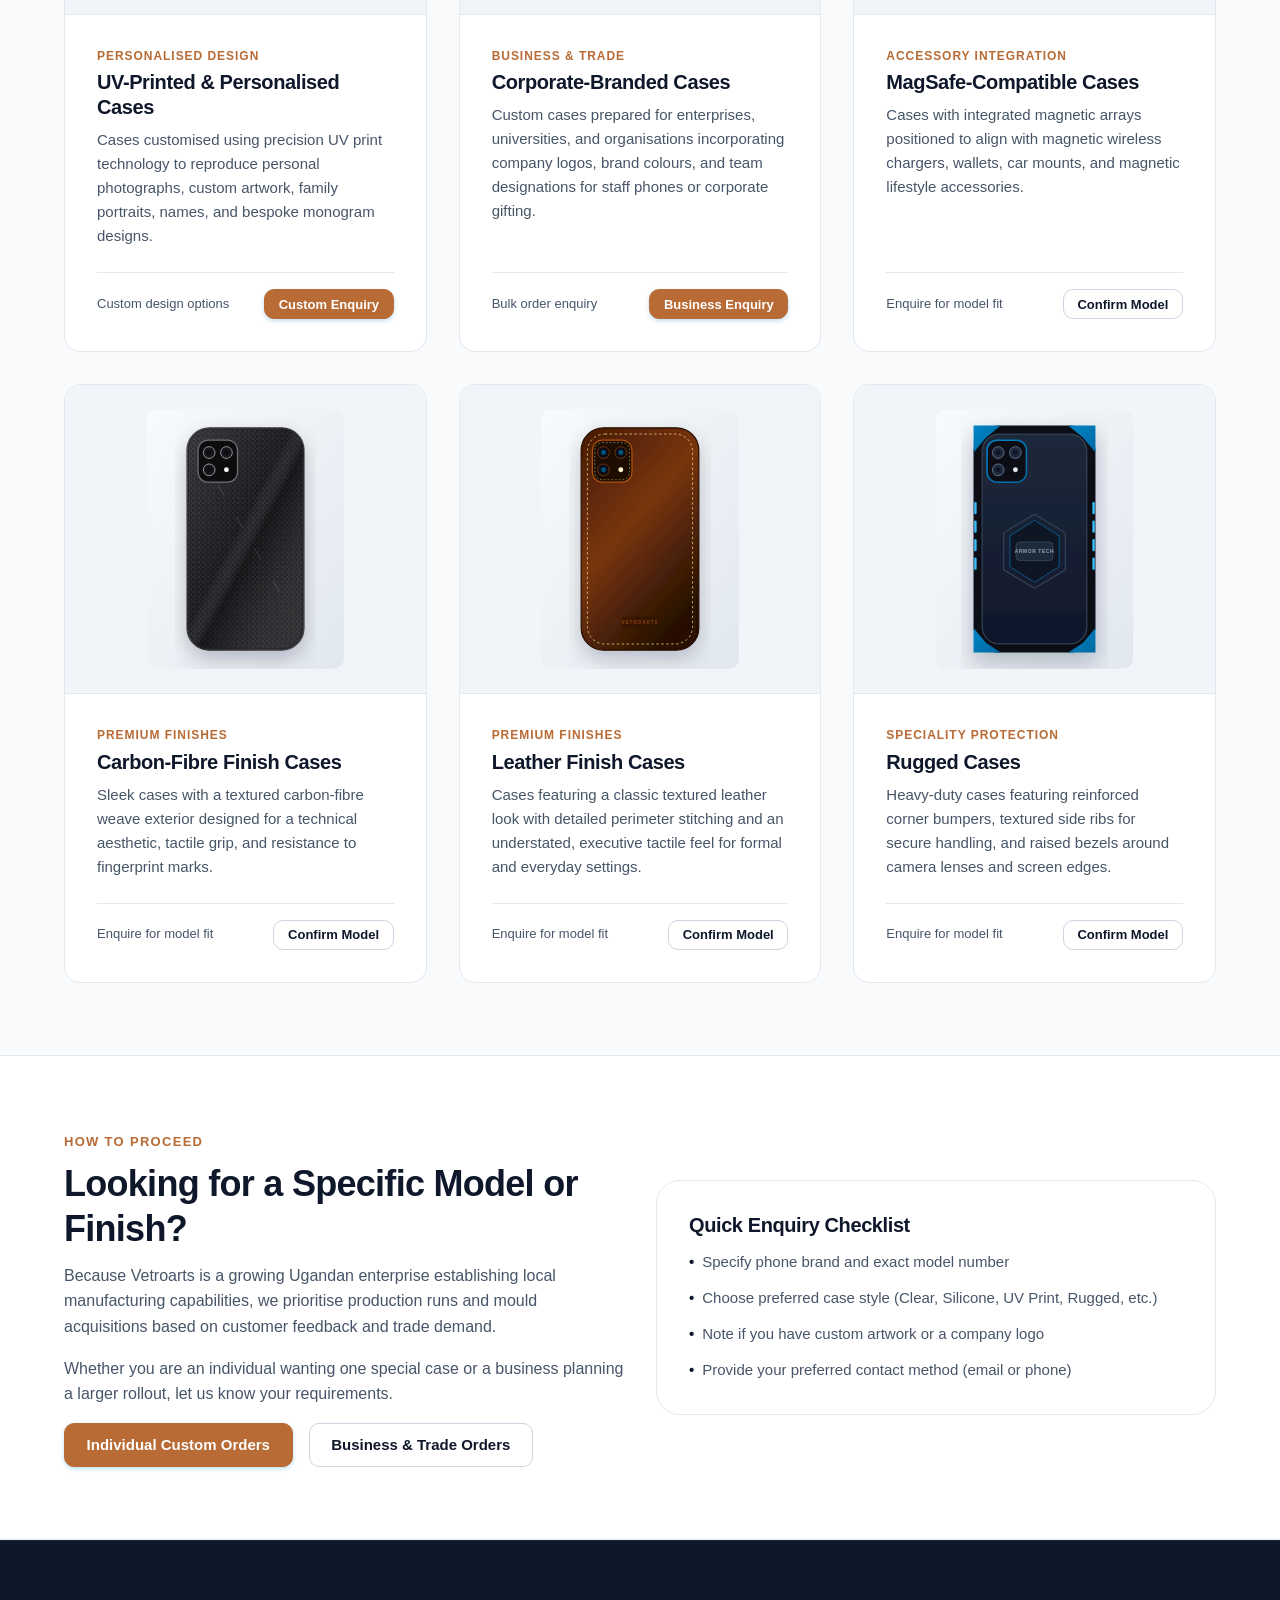
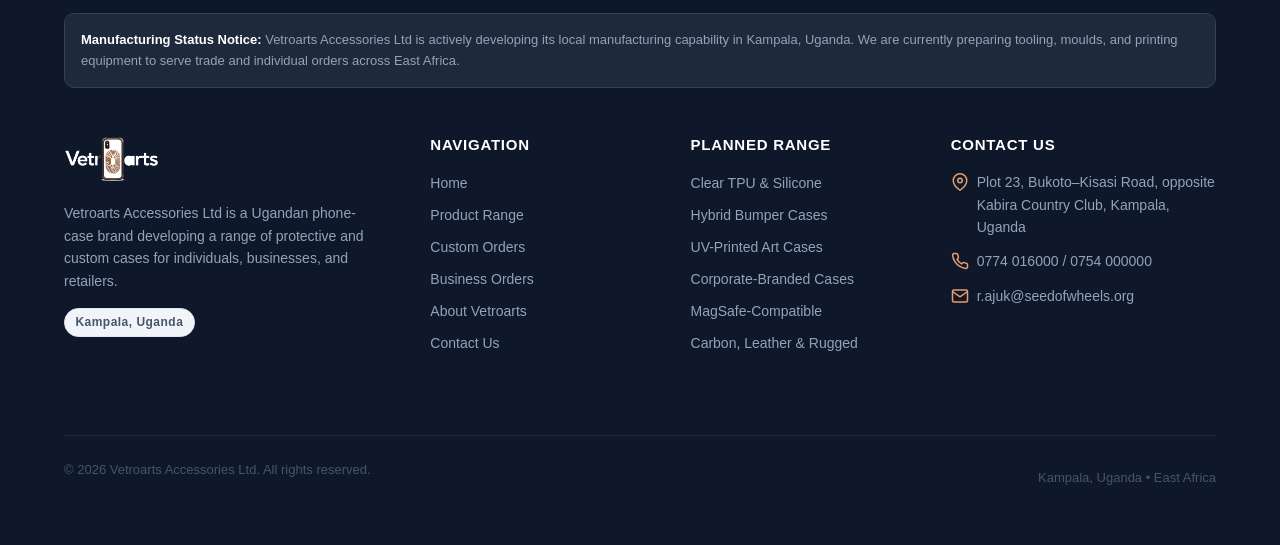
<file: products.html>
<!DOCTYPE html>
<html lang="en">
<head>
  <meta charset="UTF-8">
  <meta name="viewport" content="width=device-width, initial-scale=1.0">
  <title>Planned Product Range | Vetroarts Accessories Ltd</title>
  <meta name="description" content="Explore the planned phone case collection from Vetroarts Accessories Ltd: Clear TPU, silicone, hybrid, UV-printed, corporate-branded, MagSafe, carbon-fibre, leather, and rugged cases.">
  
  <!-- Open Graph -->
  <meta property="og:title" content="Planned Product Range | Vetroarts Accessories Ltd">
  <meta property="og:description" content="Explore our planned collection of everyday, personalised, and corporate phone cases. Confirm phone model availability with our Kampala team.">
  <meta property="og:type" content="website">
  <meta property="og:image" content="images/case-clear-tpu.svg">
  <meta name="twitter:card" content="summary_large_image">
  
  <!-- Favicon -->
  <link rel="icon" type="image/svg+xml" href="images/favicon.svg">
  
  <!-- Stylesheets -->
  <link rel="stylesheet" href="css/style.css">
</head>
<body>
  <a href="#main-content" class="skip-link">Skip to main content</a>

  <!-- Top Announcement Bar -->
  <div class="announcement-bar">
    <div class="container announcement-content">
      <span class="announcement-badge">Planned Production</span>
      <span>Developing local phone-case manufacturing capability in Kampala, Uganda &bull; Serving East Africa</span>
    </div>
  </div>

  <!-- Header -->
  <header class="site-header">
    <div class="container header-inner">
      <a href="index.html" class="brand-link" aria-label="Vetroarts Accessories Home">
        <img src="images/logo.png" alt="Vetroarts Accessories" class="brand-logo" width="180" height="42">
      </a>

      <nav id="primary-nav" aria-label="Primary Navigation">
        <ul class="nav-menu">
          <li><a href="index.html" class="nav-link">Home</a></li>
          <li><a href="products.html" class="nav-link" aria-current="page">Products</a></li>
          <li><a href="custom-orders.html" class="nav-link">Custom Orders</a></li>
          <li><a href="business-orders.html" class="nav-link">Business Orders</a></li>
          <li><a href="about.html" class="nav-link">About</a></li>
          <li><a href="contact.html" class="nav-link">Contact</a></li>
        </ul>
      </nav>

      <div class="header-actions">
        <a href="custom-orders.html" class="btn btn-primary">Custom Order</a>
        <button class="menu-toggle" type="button" aria-expanded="false" aria-controls="primary-nav" aria-label="Toggle navigation menu">
          <svg class="menu-toggle-icon" viewBox="0 0 24 24" fill="none">
            <line x1="3" y1="6" x2="21" y2="6"></line>
            <line x1="3" y1="12" x2="21" y2="12"></line>
            <line x1="3" y1="18" x2="21" y2="18"></line>
          </svg>
        </button>
      </div>
    </div>
  </header>

  <main id="main-content">
    <!-- Page Header Banner -->
    <section class="section" style="padding-bottom: var(--space-xl); background-color: var(--color-bg-card); border-bottom: 1px solid var(--color-border);">
      <div class="container">
        <span class="section-eyebrow">Our Portfolio</span>
        <h1>Planned Product Range</h1>
        <p style="font-size: 1.125rem; max-width: 780px;">
          Vetroarts Accessories Ltd is preparing a versatile selection of phone cases designed to meet everyday protective needs, individual design tastes, and trade branding specifications.
        </p>

        <!-- Availability Note as required by brief -->
        <div class="callout-box" role="region" aria-label="Model Availability Notice">
          <svg class="callout-icon" viewBox="0 0 24 24" fill="none" stroke="currentColor" stroke-width="2" aria-hidden="true">
            <circle cx="12" cy="12" r="10"></circle>
            <line x1="12" y1="8" x2="12" y2="12"></line>
            <line x1="12" y1="16" x2="12.01" y2="16"></line>
          </svg>
          <div class="callout-content">
            <h4>Confirm Availability for Your Phone Model</h4>
            <p>
              Because our manufacturing capability and mould tooling are currently under development in Kampala, mould availability is expanding progressively. Customers and business buyers are invited to contact us to confirm availability for their specific phone brand and model before ordering.
            </p>
          </div>
        </div>
      </div>
    </section>

    <!-- Product Grid Section -->
    <section class="section" aria-label="Planned Product Categories">
      <div class="container">
        <div class="grid-3">
          
          <!-- Category 1: Clear TPU -->
          <article class="product-card" id="everyday">
            <div class="product-media">
              <img src="images/case-clear-tpu.svg" alt="Clear transparent TPU phone case showing subtle phone chassis and camera cutout" width="320" height="420" loading="lazy">
            </div>
            <div class="product-body">
              <span class="product-category-tag">Everyday Protection</span>
              <h2 class="product-title">Clear TPU Cases</h2>
              <p class="product-desc">
                Flexible, lightweight thermoplastic polyurethane (TPU) cases engineered to shield against daily abrasions and scuffs while preserving the original phone colour and profile.
              </p>
              <div class="product-footer">
                <span class="model-note">Enquire for model fit</span>
                <a href="contact.html?inquiry=clear-tpu" class="btn btn-secondary" style="padding: 0.4rem 0.85rem; font-size: 0.8125rem;">Confirm Model</a>
              </div>
            </div>
          </article>

          <!-- Category 2: Liquid Silicone -->
          <article class="product-card">
            <div class="product-media">
              <img src="images/case-silicone.svg" alt="Liquid silicone phone case in deep matte finish with precision camera bezel" width="320" height="420" loading="lazy">
            </div>
            <div class="product-body">
              <span class="product-category-tag">Everyday Protection</span>
              <h2 class="product-title">Silicone Cases</h2>
              <p class="product-desc">
                Cases crafted with a smooth, soft-touch matte exterior for comfortable grip and subtle impact cushioning in a selection of contemporary neutral tones.
              </p>
              <div class="product-footer">
                <span class="model-note">Enquire for model fit</span>
                <a href="contact.html?inquiry=silicone" class="btn btn-secondary" style="padding: 0.4rem 0.85rem; font-size: 0.8125rem;">Confirm Model</a>
              </div>
            </div>
          </article>

          <!-- Category 3: Hybrid Cases -->
          <article class="product-card" id="hybrid">
            <div class="product-media">
              <img src="images/case-hybrid.svg" alt="Hybrid dual-material case with clear backplate and reinforced bumper border" width="320" height="420" loading="lazy">
            </div>
            <div class="product-body">
              <span class="product-category-tag">Everyday Protection</span>
              <h2 class="product-title">Hybrid Cases</h2>
              <p class="product-desc">
                Dual-construction cases combining a rigid transparent backplate with a flexible shock-absorbing perimeter bumper for reinforced corner protection.
              </p>
              <div class="product-footer">
                <span class="model-note">Enquire for model fit</span>
                <a href="contact.html?inquiry=hybrid" class="btn btn-secondary" style="padding: 0.4rem 0.85rem; font-size: 0.8125rem;">Confirm Model</a>
              </div>
            </div>
          </article>

          <!-- Category 4: UV-Printed & Personalised -->
          <article class="product-card" id="uv-print">
            <div class="product-media">
              <img src="images/case-uv-print.svg" alt="UV-printed personalised case featuring abstract artwork and custom typography" width="320" height="420" loading="lazy">
            </div>
            <div class="product-body">
              <span class="product-category-tag">Personalised Design</span>
              <h2 class="product-title">UV-Printed &amp; Personalised Cases</h2>
              <p class="product-desc">
                Cases customised using precision UV print technology to reproduce personal photographs, custom artwork, family portraits, names, and bespoke monogram designs.
              </p>
              <div class="product-footer">
                <span class="model-note">Custom design options</span>
                <a href="custom-orders.html" class="btn btn-primary" style="padding: 0.4rem 0.85rem; font-size: 0.8125rem;">Custom Enquiry</a>
              </div>
            </div>
          </article>

          <!-- Category 5: Corporate-Branded Cases -->
          <article class="product-card" id="corporate">
            <div class="product-media">
              <img src="images/case-corporate.svg" alt="Corporate branded case with enterprise insignia and clean slate surface" width="320" height="420" loading="lazy">
            </div>
            <div class="product-body">
              <span class="product-category-tag">Business &amp; Trade</span>
              <h2 class="product-title">Corporate-Branded Cases</h2>
              <p class="product-desc">
                Custom cases prepared for enterprises, universities, and organisations incorporating company logos, brand colours, and team designations for staff phones or corporate gifting.
              </p>
              <div class="product-footer">
                <span class="model-note">Bulk order enquiry</span>
                <a href="business-orders.html" class="btn btn-primary" style="padding: 0.4rem 0.85rem; font-size: 0.8125rem;">Business Enquiry</a>
              </div>
            </div>
          </article>

          <!-- Category 6: MagSafe-Compatible -->
          <article class="product-card" id="magsafe">
            <div class="product-media">
              <img src="images/case-magsafe.svg" alt="MagSafe compatible case featuring visible magnetic alignment ring geometry" width="320" height="420" loading="lazy">
            </div>
            <div class="product-body">
              <span class="product-category-tag">Accessory Integration</span>
              <h2 class="product-title">MagSafe-Compatible Cases</h2>
              <p class="product-desc">
                Cases with integrated magnetic arrays positioned to align with magnetic wireless chargers, wallets, car mounts, and magnetic lifestyle accessories.
              </p>
              <div class="product-footer">
                <span class="model-note">Enquire for model fit</span>
                <a href="contact.html?inquiry=magsafe" class="btn btn-secondary" style="padding: 0.4rem 0.85rem; font-size: 0.8125rem;">Confirm Model</a>
              </div>
            </div>
          </article>

          <!-- Category 7: Carbon-Fibre Finish -->
          <article class="product-card" id="premium">
            <div class="product-media">
              <img src="images/case-carbon.svg" alt="Carbon-fibre textured case showing high-tech woven geometric surface" width="320" height="420" loading="lazy">
            </div>
            <div class="product-body">
              <span class="product-category-tag">Premium Finishes</span>
              <h2 class="product-title">Carbon-Fibre Finish Cases</h2>
              <p class="product-desc">
                Sleek cases with a textured carbon-fibre weave exterior designed for a technical aesthetic, tactile grip, and resistance to fingerprint marks.
              </p>
              <div class="product-footer">
                <span class="model-note">Enquire for model fit</span>
                <a href="contact.html?inquiry=carbon-finish" class="btn btn-secondary" style="padding: 0.4rem 0.85rem; font-size: 0.8125rem;">Confirm Model</a>
              </div>
            </div>
          </article>

          <!-- Category 8: Leather Finish -->
          <article class="product-card">
            <div class="product-media">
              <img src="images/case-leather.svg" alt="Textured leather finish case with perimeter saddle stitching detail" width="320" height="420" loading="lazy">
            </div>
            <div class="product-body">
              <span class="product-category-tag">Premium Finishes</span>
              <h2 class="product-title">Leather Finish Cases</h2>
              <p class="product-desc">
                Cases featuring a classic textured leather look with detailed perimeter stitching and an understated, executive tactile feel for formal and everyday settings.
              </p>
              <div class="product-footer">
                <span class="model-note">Enquire for model fit</span>
                <a href="contact.html?inquiry=leather-finish" class="btn btn-secondary" style="padding: 0.4rem 0.85rem; font-size: 0.8125rem;">Confirm Model</a>
              </div>
            </div>
          </article>

          <!-- Category 9: Rugged Cases -->
          <article class="product-card">
            <div class="product-media">
              <img src="images/case-rugged.svg" alt="Rugged heavy-duty armor phone case with reinforced corners and side grip ridges" width="320" height="420" loading="lazy">
            </div>
            <div class="product-body">
              <span class="product-category-tag">Speciality Protection</span>
              <h2 class="product-title">Rugged Cases</h2>
              <p class="product-desc">
                Heavy-duty cases featuring reinforced corner bumpers, textured side ribs for secure handling, and raised bezels around camera lenses and screen edges.
              </p>
              <div class="product-footer">
                <span class="model-note">Enquire for model fit</span>
                <a href="contact.html?inquiry=rugged" class="btn btn-secondary" style="padding: 0.4rem 0.85rem; font-size: 0.8125rem;">Confirm Model</a>
              </div>
            </div>
          </article>

        </div>
      </div>
    </section>

    <!-- Bottom Guidance & Next Steps -->
    <section class="section section-alt" aria-labelledby="enquiry-help-heading">
      <div class="container">
        <div class="grid-2" style="align-items: center;">
          <div>
            <span class="section-eyebrow">How to Proceed</span>
            <h2 id="enquiry-help-heading">Looking for a Specific Model or Finish?</h2>
            <p>
              Because Vetroarts is a growing Ugandan enterprise establishing local manufacturing capabilities, we prioritise production runs and mould acquisitions based on customer feedback and trade demand.
            </p>
            <p>
              Whether you are an individual wanting one special case or a business planning a larger rollout, let us know your requirements.
            </p>
            <div class="btn-group">
              <a href="custom-orders.html" class="btn btn-primary">Individual Custom Orders</a>
              <a href="business-orders.html" class="btn btn-secondary">Business &amp; Trade Orders</a>
            </div>
          </div>
          
          <div style="background-color: var(--color-bg-card); border: 1px solid var(--color-border); border-radius: var(--radius-xl); padding: var(--space-xl);">
            <h3 style="margin-bottom: var(--space-sm);">Quick Enquiry Checklist</h3>
            <ul style="list-style: none; display: flex; flex-direction: column; gap: var(--space-sm); font-size: 0.9375rem; color: var(--color-text-muted);">
              <li style="display: flex; gap: var(--space-xs);"><strong style="color: var(--color-primary);">&bull;</strong> Specify phone brand and exact model number</li>
              <li style="display: flex; gap: var(--space-xs);"><strong style="color: var(--color-primary);">&bull;</strong> Choose preferred case style (Clear, Silicone, UV Print, Rugged, etc.)</li>
              <li style="display: flex; gap: var(--space-xs);"><strong style="color: var(--color-primary);">&bull;</strong> Note if you have custom artwork or a company logo</li>
              <li style="display: flex; gap: var(--space-xs);"><strong style="color: var(--color-primary);">&bull;</strong> Provide your preferred contact method (email or phone)</li>
            </ul>
          </div>
        </div>
      </div>
    </section>
  </main>

  <!-- Global Footer -->
  <footer class="site-footer">
    <div class="container">
      <div class="footer-notice">
        <strong>Manufacturing Status Notice:</strong> Vetroarts Accessories Ltd is actively developing its local manufacturing capability in Kampala, Uganda. We are currently preparing tooling, moulds, and printing equipment to serve trade and individual orders across East Africa.
      </div>

      <div class="footer-top">
        <div class="footer-brand">
          <a href="index.html" class="brand-link" aria-label="Vetroarts Accessories Home">
            <img src="images/logo-light.png" alt="Vetroarts Accessories" class="brand-logo-footer" width="190" height="46">
          </a>
          <p>
            Vetroarts Accessories Ltd is a Ugandan phone-case brand developing a range of protective and custom cases for individuals, businesses, and retailers.
          </p>
          <span class="badge badge-neutral">Kampala, Uganda</span>
        </div>

        <div>
          <h4 class="footer-title">Navigation</h4>
          <ul class="footer-links">
            <li><a href="index.html">Home</a></li>
            <li><a href="products.html">Product Range</a></li>
            <li><a href="custom-orders.html">Custom Orders</a></li>
            <li><a href="business-orders.html">Business Orders</a></li>
            <li><a href="about.html">About Vetroarts</a></li>
            <li><a href="contact.html">Contact Us</a></li>
          </ul>
        </div>

        <div>
          <h4 class="footer-title">Planned Range</h4>
          <ul class="footer-links">
            <li><a href="products.html#everyday">Clear TPU &amp; Silicone</a></li>
            <li><a href="products.html#hybrid">Hybrid Bumper Cases</a></li>
            <li><a href="products.html#uv-print">UV-Printed Art Cases</a></li>
            <li><a href="products.html#corporate">Corporate-Branded Cases</a></li>
            <li><a href="products.html#magsafe">MagSafe-Compatible</a></li>
            <li><a href="products.html#premium">Carbon, Leather &amp; Rugged</a></li>
          </ul>
        </div>

        <div>
          <h4 class="footer-title">Contact Us</h4>
          <div class="footer-contact-item">
            <svg viewBox="0 0 24 24" fill="none" stroke="currentColor" stroke-width="2" aria-hidden="true"><path d="M21 10c0 7-9 13-9 13s-9-6-9-13a9 9 0 0 1 18 0z"></path><circle cx="12" cy="10" r="3"></circle></svg>
            <span>Plot 23, Bukoto–Kisasi Road, opposite Kabira Country Club, Kampala, Uganda</span>
          </div>
          <div class="footer-contact-item">
            <svg viewBox="0 0 24 24" fill="none" stroke="currentColor" stroke-width="2" aria-hidden="true"><path d="M22 16.92v3a2 2 0 0 1-2.18 2 19.79 19.79 0 0 1-8.63-3.07 19.5 19.5 0 0 1-6-6 19.79 19.79 0 0 1-3.07-8.67A2 2 0 0 1 4.11 2h3a2 2 0 0 1 2 1.72 12.84 12.84 0 0 0 .7 2.81 2 2 0 0 1-.45 2.11L8.09 9.91a16 16 0 0 0 6 6l1.27-1.27a2 2 0 0 1 2.11-.45 12.84 12.84 0 0 0 2.81.7A2 2 0 0 1 22 16.92z"></path></svg>
            <div>
              <a href="tel:0774016000">0774 016000</a> / <a href="tel:0754000000">0754 000000</a>
            </div>
          </div>
          <div class="footer-contact-item">
            <svg viewBox="0 0 24 24" fill="none" stroke="currentColor" stroke-width="2" aria-hidden="true"><path d="M4 4h16c1.1 0 2 .9 2 2v12c0 1.1-.9 2-2 2H4c-1.1 0-2-.9-2-2V6c0-1.1.9-2 2-2z"></path><polyline points="22,6 12,13 2,6"></polyline></svg>
            <a href="mailto:r.ajuk@seedofwheels.org">r.ajuk@seedofwheels.org</a>
          </div>
        </div>
      </div>

      <div class="footer-bottom">
        <p>&copy; <span id="current-year">2026</span> Vetroarts Accessories Ltd. All rights reserved.</p>
        <p>Kampala, Uganda &bull; East Africa</p>
      </div>
    </div>
  </footer>

  <script src="js/main.js"></script>
</body>
</html>
</file>
<file: css/style.css>
/* ==========================================================================
   VETROARTS ACCESSORIES LTD - GLOBAL STYLESHEET
   Brand: Vetroarts (Kampala, Uganda)
   Architecture: Semantic, Responsive, Vanilla CSS with Custom Properties
   ========================================================================== */

/* --------------------------------------------------------------------------
   1. CSS Custom Properties (Theme & Design Tokens)
   To change the brand accent colour or base theme, edit these variables.
   -------------------------------------------------------------------------- */
:root {
  /* Neutral Palette - Refined Slate & Cool Monochrome */
  --color-primary: #0F172A;        /* Deep slate/navy for dark backgrounds & headings */
  --color-primary-light: #1E293B;  /* Slate card / dark accent */
  --color-primary-lighter: #334155;/* Borders and subtle dividers on dark */

  --color-text-main: #0F172A;      /* Primary body text */
  --color-text-muted: #475569;     /* Secondary / descriptive text */
  --color-text-light: #94A3B8;     /* Muted text on dark panels */
  --color-text-inverse: #FFFFFF;   /* Pure white text */

  --color-bg-body: #F8FAFC;        /* Light clean backdrop */
  --color-bg-card: #FFFFFF;        /* Pure white card surface */
  --color-bg-subtle: #F1F5F9;      /* Off-white / light neutral container */
  --color-bg-alt: #E2E8F0;         /* Section separator / tag background */

  --color-border: #E2E8F0;         /* Default border */
  --color-border-hover: #CBD5E1;   /* Hover state border */
  --color-border-dark: #334155;    /* Dark theme borders */

  /* Distinctive Brand Accent Colour (From Official Vetroarts Logo: Warm Metallic Copper / Bronze) */
  --color-accent: #B86B35;         /* Rich copper / bronze from logo fingerprint and bumper */
  --color-accent-hover: #9E5624;   /* Deepened copper for hover states */
  --color-accent-active: #7E3E16;  /* Active/pressed state */
  --color-accent-light: #FDF5EF;   /* Soft tinted copper background */
  --color-accent-border: #F7D8C3;  /* Soft copper border */
  --color-accent-contrast: #FFFFFF;/* Text rendered on accent background */

  /* Functional Status Tokens */
  --color-success: #059669;
  --color-success-bg: #ECFDF5;
  --color-success-border: #A7F3D0;
  --color-error: #DC2626;
  --color-error-bg: #FEF2F2;
  --color-error-border: #FECACA;
  --color-info-bg: #FDF7F2;
  --color-info-border: #F7D8C3;

  /* Typography */
  --font-sans: -apple-system, BlinkMacSystemFont, "Segoe UI", Roboto, "Helvetica Neue", Arial, sans-serif;
  --font-mono: ui-monospace, SFMono-Regular, Menlo, Monaco, Consolas, monospace;

  /* Spacing Scale */
  --space-2xs: 0.25rem;
  --space-xs: 0.5rem;
  --space-sm: 0.75rem;
  --space-md: 1rem;
  --space-lg: 1.5rem;
  --space-xl: 2rem;
  --space-2xl: 3rem;
  --space-3xl: 4.5rem;
  --space-4xl: 6rem;

  /* Layout & Containers */
  --container-max: 1200px;
  --container-narrow: 840px;
  --radius-sm: 6px;
  --radius-md: 10px;
  --radius-lg: 16px;
  --radius-xl: 24px;
  --radius-full: 9999px;

  /* Shadows */
  --shadow-sm: 0 1px 2px rgba(15, 23, 42, 0.05);
  --shadow-md: 0 4px 6px -1px rgba(15, 23, 42, 0.08), 0 2px 4px -2px rgba(15, 23, 42, 0.05);
  --shadow-lg: 0 10px 15px -3px rgba(15, 23, 42, 0.08), 0 4px 6px -4px rgba(15, 23, 42, 0.04);
  --shadow-xl: 0 20px 25px -5px rgba(15, 23, 42, 0.1), 0 8px 10px -6px rgba(15, 23, 42, 0.04);

  /* Transitions */
  --transition-fast: 150ms cubic-bezier(0.4, 0, 0.2, 1);
  --transition-normal: 250ms cubic-bezier(0.4, 0, 0.2, 1);
}

/* --------------------------------------------------------------------------
   2. Reset & Base Typography
   -------------------------------------------------------------------------- */
*,
*::before,
*::after {
  box-sizing: border-box;
  margin: 0;
  padding: 0;
}

html {
  font-family: var(--font-sans);
  font-size: 16px;
  line-height: 1.6;
  color: var(--color-text-main);
  background-color: var(--color-bg-body);
  scroll-behavior: smooth;
  -webkit-text-size-adjust: 100%;
}

body {
  min-height: 100vh;
  display: flex;
  flex-direction: column;
  background-color: var(--color-bg-body);
}

main {
  flex: 1 0 auto;
}

img,
svg {
  display: block;
  max-width: 100%;
  height: auto;
}

a {
  color: var(--color-accent);
  text-decoration: none;
  transition: color var(--transition-fast);
}

a:hover {
  color: var(--color-accent-hover);
}

/* Accessible focus visible ring for all keyboard navigation */
:focus-visible {
  outline: 3px solid var(--color-accent);
  outline-offset: 3px;
  border-radius: var(--radius-sm);
}

/* Skip link for screen readers and keyboard users */
.skip-link {
  position: absolute;
  top: -100px;
  left: 1rem;
  background: var(--color-primary);
  color: var(--color-text-inverse);
  padding: var(--space-sm) var(--space-md);
  z-index: 9999;
  border-radius: var(--radius-sm);
  font-weight: 600;
  transition: top var(--transition-fast);
}

.skip-link:focus {
  top: 1rem;
}

/* Headings */
h1, h2, h3, h4, h5, h6 {
  color: var(--color-primary);
  font-weight: 700;
  line-height: 1.25;
  letter-spacing: -0.02em;
}

h1 {
  font-size: clamp(2rem, 4vw + 1rem, 3.25rem);
  margin-bottom: var(--space-md);
}

h2 {
  font-size: clamp(1.5rem, 2.5vw + 0.75rem, 2.25rem);
  margin-bottom: var(--space-sm);
}

h3 {
  font-size: 1.25rem;
  margin-bottom: var(--space-xs);
}

p {
  margin-bottom: var(--space-md);
  color: var(--color-text-muted);
}

p:last-child {
  margin-bottom: 0;
}

/* --------------------------------------------------------------------------
   3. Layout & Container Utilities
   -------------------------------------------------------------------------- */
.container {
  width: 100%;
  max-width: var(--container-max);
  margin-left: auto;
  margin-right: auto;
  padding-left: var(--space-lg);
  padding-right: var(--space-lg);
}

.container-narrow {
  width: 100%;
  max-width: var(--container-narrow);
  margin-left: auto;
  margin-right: auto;
  padding-left: var(--space-lg);
  padding-right: var(--space-lg);
}

.section {
  padding-top: var(--space-3xl);
  padding-bottom: var(--space-3xl);
}

.section-alt {
  background-color: var(--color-bg-card);
  border-top: 1px solid var(--color-border);
  border-bottom: 1px solid var(--color-border);
}

.section-dark {
  background-color: var(--color-primary);
  color: var(--color-text-inverse);
}

.section-dark h2,
.section-dark h3 {
  color: var(--color-text-inverse);
}

.section-dark p {
  color: var(--color-text-light);
}

.section-header {
  text-align: center;
  max-width: 680px;
  margin: 0 auto var(--space-2xl) auto;
}

.section-header.text-left {
  text-align: left;
  margin-left: 0;
}

.section-eyebrow {
  display: inline-block;
  font-size: 0.8125rem;
  font-weight: 700;
  text-transform: uppercase;
  letter-spacing: 0.1em;
  color: var(--color-accent);
  margin-bottom: var(--space-xs);
}

.section-dark .section-eyebrow {
  color: #E89D6C;
}

/* --------------------------------------------------------------------------
   4. Announcement Top Bar & Header Navigation
   -------------------------------------------------------------------------- */
.announcement-bar {
  background-color: var(--color-primary);
  color: var(--color-text-light);
  font-size: 0.8125rem;
  padding: var(--space-xs) var(--space-lg);
  border-bottom: 1px solid var(--color-primary-light);
  text-align: center;
}

.announcement-content {
  display: flex;
  align-items: center;
  justify-content: center;
  gap: var(--space-sm);
  flex-wrap: wrap;
}

.announcement-badge {
  background-color: var(--color-primary-light);
  color: #E89D6C;
  font-weight: 600;
  padding: 0.15rem 0.5rem;
  border-radius: var(--radius-full);
  font-size: 0.75rem;
  border: 1px solid rgba(232, 157, 108, 0.25);
}

/* Header */
.site-header {
  background-color: rgba(255, 255, 255, 0.98);
  backdrop-filter: blur(12px);
  -webkit-backdrop-filter: blur(12px);
  border-bottom: 1px solid var(--color-border);
  position: sticky;
  top: 0;
  z-index: 1000;
  transition: box-shadow var(--transition-fast);
}

.site-header.is-scrolled {
  box-shadow: var(--shadow-sm);
}

.header-inner {
  display: flex;
  align-items: center;
  justify-content: space-between;
  height: 4.5rem;
}

/* Official Brand Logo */
.brand-link {
  display: inline-flex;
  align-items: center;
  text-decoration: none;
}

.brand-logo {
  height: 42px;
  width: auto;
  display: block;
  object-fit: contain;
  transition: opacity var(--transition-fast);
}

.brand-logo:hover {
  opacity: 0.9;
}

.brand-logo-footer {
  height: 46px;
  width: auto;
  display: block;
  object-fit: contain;
  margin-bottom: var(--space-sm);
}

/* Navigation Links */
.nav-menu {
  display: flex;
  align-items: center;
  gap: var(--space-md);
  list-style: none;
}

.nav-link {
  font-size: 0.9375rem;
  font-weight: 600;
  color: var(--color-text-muted);
  padding: var(--space-xs) var(--space-sm);
  border-radius: var(--radius-sm);
  transition: color var(--transition-fast), background-color var(--transition-fast);
  position: relative;
}

.nav-link:hover {
  color: var(--color-primary);
  background-color: var(--color-bg-subtle);
}

.nav-link[aria-current="page"] {
  color: var(--color-accent);
  background-color: var(--color-accent-light);
}

.nav-link[aria-current="page"]::after {
  content: "";
  position: absolute;
  bottom: -4px;
  left: var(--space-sm);
  right: var(--space-sm);
  height: 2px;
  background-color: var(--color-accent);
  border-radius: var(--radius-full);
}

.header-actions {
  display: flex;
  align-items: center;
  gap: var(--space-sm);
}

/* Mobile Menu Toggle Button */
.menu-toggle {
  display: none;
  background: transparent;
  border: 1px solid var(--color-border);
  border-radius: var(--radius-sm);
  padding: var(--space-xs);
  cursor: pointer;
  color: var(--color-primary);
}

.menu-toggle:hover {
  background-color: var(--color-bg-subtle);
}

.menu-toggle-icon {
  width: 24px;
  height: 24px;
  display: block;
  stroke: currentColor;
  stroke-width: 2;
  stroke-linecap: round;
}

/* --------------------------------------------------------------------------
   5. Buttons & Badges
   -------------------------------------------------------------------------- */
.btn {
  display: inline-flex;
  align-items: center;
  justify-content: center;
  gap: var(--space-xs);
  font-family: var(--font-sans);
  font-size: 0.9375rem;
  font-weight: 600;
  line-height: 1.2;
  padding: 0.75rem 1.35rem;
  border-radius: var(--radius-md);
  border: 1px solid transparent;
  cursor: pointer;
  text-decoration: none;
  transition: all var(--transition-fast);
  text-align: center;
}

.btn-primary {
  background-color: var(--color-accent);
  color: var(--color-accent-contrast);
  border-color: var(--color-accent);
  box-shadow: 0 2px 4px rgba(2, 132, 199, 0.25);
}

.btn-primary:hover {
  background-color: var(--color-accent-hover);
  border-color: var(--color-accent-hover);
  color: var(--color-accent-contrast);
  box-shadow: 0 4px 8px rgba(2, 132, 199, 0.35);
  transform: translateY(-1px);
}

.btn-secondary {
  background-color: var(--color-bg-card);
  color: var(--color-primary);
  border-color: var(--color-border-hover);
}

.btn-secondary:hover {
  background-color: var(--color-bg-subtle);
  border-color: var(--color-primary);
  color: var(--color-primary);
}

.btn-dark {
  background-color: var(--color-primary);
  color: var(--color-text-inverse);
  border-color: var(--color-primary);
}

.btn-dark:hover {
  background-color: var(--color-primary-light);
  border-color: var(--color-primary-light);
  color: var(--color-text-inverse);
}

.btn-outline-white {
  background-color: transparent;
  color: var(--color-text-inverse);
  border-color: rgba(255, 255, 255, 0.4);
}

.btn-outline-white:hover {
  background-color: rgba(255, 255, 255, 0.1);
  border-color: var(--color-text-inverse);
  color: var(--color-text-inverse);
}

.btn-group {
  display: flex;
  flex-wrap: wrap;
  gap: var(--space-md);
  align-items: center;
}

/* Badges & Tags */
.badge {
  display: inline-flex;
  align-items: center;
  gap: 0.35rem;
  font-size: 0.75rem;
  font-weight: 600;
  letter-spacing: 0.04em;
  padding: 0.25rem 0.65rem;
  border-radius: var(--radius-full);
}

.badge-accent {
  background-color: var(--color-accent-light);
  color: var(--color-accent-hover);
  border: 1px solid var(--color-accent-border);
}

.badge-neutral {
  background-color: var(--color-bg-subtle);
  color: var(--color-text-muted);
  border: 1px solid var(--color-border);
}

.badge-info {
  background-color: #F0FDF4;
  color: #166534;
  border: 1px solid #BBF7D0;
}

/* --------------------------------------------------------------------------
   6. Hero Component
   -------------------------------------------------------------------------- */
.hero {
  padding-top: var(--space-3xl);
  padding-bottom: var(--space-3xl);
  position: relative;
  overflow: hidden;
  background: radial-gradient(circle at 80% 20%, rgba(2, 132, 199, 0.08) 0%, rgba(248, 250, 252, 0) 65%);
}

.hero-grid {
  display: grid;
  grid-template-columns: 1.15fr 0.85fr;
  gap: var(--space-3xl);
  align-items: center;
}

.hero-content {
  max-width: 620px;
}

.hero-lead {
  font-size: 1.1875rem;
  color: var(--color-text-muted);
  margin-bottom: var(--space-xl);
  line-height: 1.65;
}

.hero-badge-row {
  margin-bottom: var(--space-md);
}

.hero-visual {
  position: relative;
}

.hero-mockup-stack {
  position: relative;
  padding: var(--space-lg);
  background-color: var(--color-bg-card);
  border: 1px solid var(--color-border);
  border-radius: var(--radius-xl);
  box-shadow: var(--shadow-xl);
}

.hero-mockup-stack img {
  border-radius: var(--radius-lg);
  width: 100%;
}

.hero-floating-card {
  position: absolute;
  bottom: -15px;
  left: -20px;
  background-color: var(--color-primary);
  color: var(--color-text-inverse);
  padding: var(--space-md) var(--space-lg);
  border-radius: var(--radius-lg);
  box-shadow: var(--shadow-lg);
  border: 1px solid var(--color-primary-light);
  max-width: 240px;
}

.hero-floating-card p {
  color: var(--color-text-light);
  font-size: 0.8125rem;
  margin-bottom: 0;
}

.hero-floating-card strong {
  color: #E89D6C;
  display: block;
  font-size: 0.875rem;
  margin-bottom: 0.2rem;
}

/* --------------------------------------------------------------------------
   7. Cards & Product Grid
   -------------------------------------------------------------------------- */
.grid-3 {
  display: grid;
  grid-template-columns: repeat(3, 1fr);
  gap: var(--space-xl);
}

.grid-2 {
  display: grid;
  grid-template-columns: repeat(2, 1fr);
  gap: var(--space-xl);
}

.product-card {
  background-color: var(--color-bg-card);
  border: 1px solid var(--color-border);
  border-radius: var(--radius-lg);
  overflow: hidden;
  display: flex;
  flex-direction: column;
  transition: transform var(--transition-normal), box-shadow var(--transition-normal), border-color var(--transition-normal);
}

.product-card:hover {
  transform: translateY(-4px);
  box-shadow: var(--shadow-lg);
  border-color: var(--color-border-hover);
}

.product-media {
  background-color: var(--color-bg-subtle);
  border-bottom: 1px solid var(--color-border);
  padding: var(--space-lg);
  display: flex;
  align-items: center;
  justify-content: center;
  min-height: 280px;
  position: relative;
}

.product-media img {
  max-height: 260px;
  object-fit: contain;
  transition: transform var(--transition-normal);
}

.product-card:hover .product-media img {
  transform: scale(1.03);
}

.product-body {
  padding: var(--space-xl);
  display: flex;
  flex-direction: column;
  flex: 1 0 auto;
}

.product-category-tag {
  font-size: 0.75rem;
  font-weight: 700;
  text-transform: uppercase;
  letter-spacing: 0.08em;
  color: var(--color-accent);
  margin-bottom: var(--space-2xs);
}

.product-title {
  font-size: 1.25rem;
  margin-bottom: var(--space-xs);
  color: var(--color-primary);
}

.product-desc {
  font-size: 0.9375rem;
  color: var(--color-text-muted);
  line-height: 1.6;
  margin-bottom: var(--space-lg);
  flex-grow: 1;
}

.product-footer {
  border-top: 1px solid var(--color-border);
  padding-top: var(--space-md);
  margin-top: auto;
  display: flex;
  align-items: center;
  justify-content: space-between;
}

.model-note {
  font-size: 0.8125rem;
  color: var(--color-text-muted);
}

/* Feature/Value Cards */
.feature-card {
  background-color: var(--color-bg-card);
  border: 1px solid var(--color-border);
  border-radius: var(--radius-lg);
  padding: var(--space-xl);
  transition: border-color var(--transition-fast), box-shadow var(--transition-fast);
}

.feature-card:hover {
  border-color: var(--color-border-hover);
  box-shadow: var(--shadow-md);
}

.feature-icon-wrapper {
  width: 48px;
  height: 48px;
  border-radius: var(--radius-md);
  background-color: var(--color-accent-light);
  color: var(--color-accent);
  display: flex;
  align-items: center;
  justify-content: center;
  margin-bottom: var(--space-md);
}

.feature-icon-wrapper svg {
  width: 24px;
  height: 24px;
  stroke: currentColor;
  stroke-width: 2;
  fill: none;
}

/* --------------------------------------------------------------------------
   8. Callout & Information Banners
   -------------------------------------------------------------------------- */
.callout-box {
  background-color: var(--color-bg-card);
  border: 1px solid var(--color-border);
  border-left: 4px solid var(--color-accent);
  border-radius: var(--radius-md);
  padding: var(--space-lg) var(--space-xl);
  margin: var(--space-xl) 0;
  display: flex;
  align-items: flex-start;
  gap: var(--space-md);
}

.callout-icon {
  flex-shrink: 0;
  width: 24px;
  height: 24px;
  color: var(--color-accent);
  margin-top: 2px;
}

.callout-content h4 {
  font-size: 1rem;
  margin-bottom: 0.25rem;
  color: var(--color-primary);
}

.callout-content p {
  font-size: 0.9375rem;
  margin-bottom: 0;
}

/* Notice highlight box for local manufacturing under development */
.manufacturing-status-box {
  background-color: #0F172A;
  color: #F8FAFC;
  border-radius: var(--radius-lg);
  padding: var(--space-xl);
  border: 1px solid #334155;
  display: grid;
  grid-template-columns: auto 1fr auto;
  gap: var(--space-lg);
  align-items: center;
  margin: var(--space-2xl) 0;
}

.manufacturing-status-box p {
  color: #94A3B8;
  font-size: 0.9375rem;
  margin-bottom: 0;
}

.manufacturing-status-box h4 {
  color: #F8FAFC;
  font-size: 1.125rem;
  margin-bottom: 0.25rem;
}

.manufacturing-status-pill {
  background-color: rgba(232, 157, 108, 0.15);
  color: #E89D6C;
  border: 1px solid rgba(232, 157, 108, 0.3);
  font-size: 0.75rem;
  font-weight: 700;
  text-transform: uppercase;
  letter-spacing: 0.08em;
  padding: 0.35rem 0.75rem;
  border-radius: var(--radius-full);
  white-space: nowrap;
}

/* --------------------------------------------------------------------------
   9. Forms & Form Validation
   -------------------------------------------------------------------------- */
.form-card {
  background-color: var(--color-bg-card);
  border: 1px solid var(--color-border);
  border-radius: var(--radius-xl);
  padding: var(--space-2xl);
  box-shadow: var(--shadow-lg);
}

.form-grid {
  display: grid;
  grid-template-columns: repeat(2, 1fr);
  gap: var(--space-lg);
}

.form-group {
  display: flex;
  flex-direction: column;
  margin-bottom: var(--space-lg);
}

.form-group.full-width {
  grid-column: 1 / -1;
  margin-bottom: var(--space-lg);
}

.form-label {
  font-size: 0.9375rem;
  font-weight: 600;
  color: var(--color-primary);
  margin-bottom: var(--space-2xs);
  display: flex;
  align-items: center;
  justify-content: space-between;
}

.form-label .required {
  color: var(--color-error);
  font-weight: bold;
  margin-left: 4px;
}

.form-hint {
  font-size: 0.8125rem;
  color: var(--color-text-muted);
  margin-top: 0.35rem;
}

.form-control {
  font-family: var(--font-sans);
  font-size: 0.9375rem;
  color: var(--color-text-main);
  background-color: var(--color-bg-card);
  border: 1px solid var(--color-border-hover);
  border-radius: var(--radius-md);
  padding: 0.75rem 1rem;
  transition: border-color var(--transition-fast), box-shadow var(--transition-fast);
  width: 100%;
}

.form-control:focus {
  outline: none;
  border-color: var(--color-accent);
  box-shadow: 0 0 0 3px rgba(2, 132, 199, 0.2);
}

textarea.form-control {
  min-height: 130px;
  resize: vertical;
}

select.form-control {
  background-image: url("data:image/svg+xml,%3Csvg xmlns='http://www.w3.org/2000/svg' fill='none' viewBox='0 0 20 20'%3E%3Cpath stroke='%23475569' stroke-linecap='round' stroke-linejoin='round' stroke-width='1.5' d='m6 8 4 4 4-4'/%3E%3C/svg%3E");
  background-position: right 0.75rem center;
  background-repeat: no-repeat;
  background-size: 1.25rem 1.25rem;
  padding-right: 2.5rem;
  -webkit-appearance: none;
  -moz-appearance: none;
  appearance: none;
}

/* Validation error states */
.form-group.has-error .form-control {
  border-color: var(--color-error);
  background-color: var(--color-error-bg);
}

.form-group.has-error .form-control:focus {
  box-shadow: 0 0 0 3px rgba(220, 38, 38, 0.2);
}

.field-error {
  display: none;
  font-size: 0.8125rem;
  font-weight: 500;
  color: var(--color-error);
  margin-top: 0.35rem;
}

.form-group.has-error .field-error {
  display: block;
}

/* Prepared Email Submission Feedback Box */
.form-feedback-card {
  display: none;
  background-color: var(--color-info-bg);
  border: 1px solid var(--color-info-border);
  border-radius: var(--radius-lg);
  padding: var(--space-xl);
  margin-top: var(--space-xl);
}

.form-feedback-card.is-visible {
  display: block;
  animation: fadeIn 0.3s ease-out;
}

@keyframes fadeIn {
  from { opacity: 0; transform: translateY(8px); }
  to { opacity: 1; transform: translateY(0); }
}

.form-feedback-header {
  display: flex;
  align-items: flex-start;
  gap: var(--space-md);
  margin-bottom: var(--space-md);
}

.form-feedback-header svg {
  width: 28px;
  height: 28px;
  color: var(--color-accent);
  flex-shrink: 0;
}

.form-feedback-summary {
  background-color: var(--color-bg-card);
  border: 1px solid var(--color-border);
  border-radius: var(--radius-md);
  padding: var(--space-md);
  font-family: var(--font-mono);
  font-size: 0.8125rem;
  color: var(--color-text-main);
  white-space: pre-wrap;
  word-break: break-word;
  max-height: 240px;
  overflow-y: auto;
  margin: var(--space-md) 0;
}

.copy-feedback-msg {
  font-size: 0.8125rem;
  font-weight: 600;
  color: var(--color-success);
  margin-left: var(--space-sm);
  display: none;
}

.copy-feedback-msg.show {
  display: inline-block;
}

/* --------------------------------------------------------------------------
   10. Contact Details & Location Layout
   -------------------------------------------------------------------------- */
.contact-grid {
  display: grid;
  grid-template-columns: 1fr 1.25fr;
  gap: var(--space-2xl);
  align-items: start;
}

.contact-card {
  background-color: var(--color-bg-card);
  border: 1px solid var(--color-border);
  border-radius: var(--radius-xl);
  padding: var(--space-2xl);
  box-shadow: var(--shadow-md);
}

.contact-item {
  display: flex;
  align-items: flex-start;
  gap: var(--space-md);
  margin-bottom: var(--space-xl);
}

.contact-item:last-child {
  margin-bottom: 0;
}

.contact-item-icon {
  width: 44px;
  height: 44px;
  border-radius: var(--radius-md);
  background-color: var(--color-accent-light);
  color: var(--color-accent);
  display: flex;
  align-items: center;
  justify-content: center;
  flex-shrink: 0;
}

.contact-item-icon svg {
  width: 22px;
  height: 22px;
  stroke: currentColor;
  stroke-width: 2;
  fill: none;
}

.contact-item-content h3 {
  font-size: 1rem;
  margin-bottom: 0.2rem;
  color: var(--color-primary);
}

.contact-item-content p {
  font-size: 0.9375rem;
  margin-bottom: 0;
}

.contact-item-content a {
  color: var(--color-primary);
  font-weight: 600;
}

.contact-item-content a:hover {
  color: var(--color-accent);
}

/* --------------------------------------------------------------------------
   11. Process Steps (for Custom & Business Orders)
   -------------------------------------------------------------------------- */
.process-grid {
  display: grid;
  grid-template-columns: repeat(4, 1fr);
  gap: var(--space-lg);
  margin: var(--space-2xl) 0;
}

.process-step {
  background-color: var(--color-bg-card);
  border: 1px solid var(--color-border);
  border-radius: var(--radius-lg);
  padding: var(--space-lg);
  position: relative;
}

.process-number {
  display: inline-flex;
  align-items: center;
  justify-content: center;
  width: 36px;
  height: 36px;
  background-color: var(--color-accent);
  color: var(--color-accent-contrast);
  font-weight: 700;
  font-size: 0.875rem;
  border-radius: var(--radius-full);
  margin-bottom: var(--space-md);
}

.process-step h3 {
  font-size: 1.0625rem;
  margin-bottom: var(--space-xs);
}

.process-step p {
  font-size: 0.875rem;
  margin-bottom: 0;
}

/* --------------------------------------------------------------------------
   12. Footer
   -------------------------------------------------------------------------- */
.site-footer {
  background-color: var(--color-primary);
  color: var(--color-text-light);
  border-top: 1px solid var(--color-primary-light);
  padding-top: var(--space-3xl);
  padding-bottom: var(--space-2xl);
  font-size: 0.9375rem;
}

.footer-top {
  display: grid;
  grid-template-columns: 1.5fr 1fr 1fr 1.25fr;
  gap: var(--space-2xl);
  margin-bottom: var(--space-3xl);
}

.footer-brand .brand-wordmark {
  color: var(--color-text-inverse);
  margin-bottom: var(--space-xs);
}

.footer-brand p {
  color: var(--color-text-light);
  font-size: 0.875rem;
  line-height: 1.6;
  margin-top: var(--space-xs);
  margin-bottom: var(--space-md);
}

.footer-title {
  color: var(--color-text-inverse);
  font-size: 0.9375rem;
  font-weight: 700;
  letter-spacing: 0.05em;
  text-transform: uppercase;
  margin-bottom: var(--space-md);
}

.footer-links {
  list-style: none;
}

.footer-links li {
  margin-bottom: var(--space-xs);
}

.footer-links a {
  color: var(--color-text-light);
  font-size: 0.875rem;
  transition: color var(--transition-fast);
}

.footer-links a:hover {
  color: #E89D6C;
}

.footer-contact-item {
  display: flex;
  align-items: flex-start;
  gap: var(--space-xs);
  margin-bottom: var(--space-sm);
  font-size: 0.875rem;
  color: var(--color-text-light);
}

.footer-contact-item svg {
  width: 18px;
  height: 18px;
  color: #E89D6C;
  flex-shrink: 0;
  margin-top: 2px;
}

.footer-contact-item a {
  color: var(--color-text-light);
}

.footer-contact-item a:hover {
  color: #E89D6C;
}

.footer-notice {
  background-color: var(--color-primary-light);
  border-radius: var(--radius-md);
  padding: var(--space-md);
  border: 1px solid var(--color-primary-lighter);
  font-size: 0.8125rem;
  color: var(--color-text-light);
  margin-bottom: var(--space-2xl);
}

.footer-notice strong {
  color: var(--color-text-inverse);
}

.footer-bottom {
  border-top: 1px solid var(--color-primary-light);
  padding-top: var(--space-lg);
  display: flex;
  align-items: center;
  justify-content: space-between;
  flex-wrap: wrap;
  gap: var(--space-md);
  font-size: 0.8125rem;
  color: #64748B;
}

/* --------------------------------------------------------------------------
   13. Responsive Styles & Media Queries
   -------------------------------------------------------------------------- */
@media (max-width: 1024px) {
  .hero-grid {
    grid-template-columns: 1fr;
    gap: var(--space-2xl);
  }

  .hero-visual {
    max-width: 500px;
    margin: 0 auto;
  }

  .grid-3 {
    grid-template-columns: repeat(2, 1fr);
  }

  .process-grid {
    grid-template-columns: repeat(2, 1fr);
  }

  .footer-top {
    grid-template-columns: repeat(2, 1fr);
    gap: var(--space-xl);
  }

  .manufacturing-status-box {
    grid-template-columns: 1fr;
    text-align: left;
  }
}

@media (max-width: 768px) {
  .announcement-bar {
    font-size: 0.75rem;
  }

  /* Mobile Navigation Drawer */
  .menu-toggle {
    display: flex;
    align-items: center;
    justify-content: center;
  }

  .nav-menu {
    position: fixed;
    top: 4.5rem;
    left: 0;
    right: 0;
    bottom: 0;
    background-color: var(--color-bg-card);
    flex-direction: column;
    align-items: stretch;
    gap: 0;
    padding: var(--space-lg);
    border-top: 1px solid var(--color-border);
    transform: translateY(-100%);
    opacity: 0;
    visibility: hidden;
    transition: transform var(--transition-normal), opacity var(--transition-normal), visibility var(--transition-normal);
    overflow-y: auto;
    z-index: 999;
  }

  .nav-menu.is-active {
    transform: translateY(0);
    opacity: 1;
    visibility: visible;
  }

  .nav-link {
    font-size: 1.125rem;
    padding: var(--space-md);
    border-bottom: 1px solid var(--color-bg-subtle);
  }

  .header-actions .btn {
    display: none; /* Keep clean in mobile header bar */
  }

  .grid-3,
  .grid-2 {
    grid-template-columns: 1fr;
  }

  .form-grid {
    grid-template-columns: 1fr;
  }

  .contact-grid {
    grid-template-columns: 1fr;
  }

  .process-grid {
    grid-template-columns: 1fr;
  }

  .footer-top {
    grid-template-columns: 1fr;
    gap: var(--space-2xl);
  }

  .hero-floating-card {
    position: static;
    max-width: 100%;
    margin-top: var(--space-md);
  }

  .section {
    padding-top: var(--space-2xl);
    padding-bottom: var(--space-2xl);
  }
}

@media (max-width: 480px) {
  .btn-group {
    flex-direction: column;
    align-items: stretch;
  }

  .btn {
    width: 100%;
  }

  .form-card {
    padding: var(--space-lg);
  }
}
</file>
